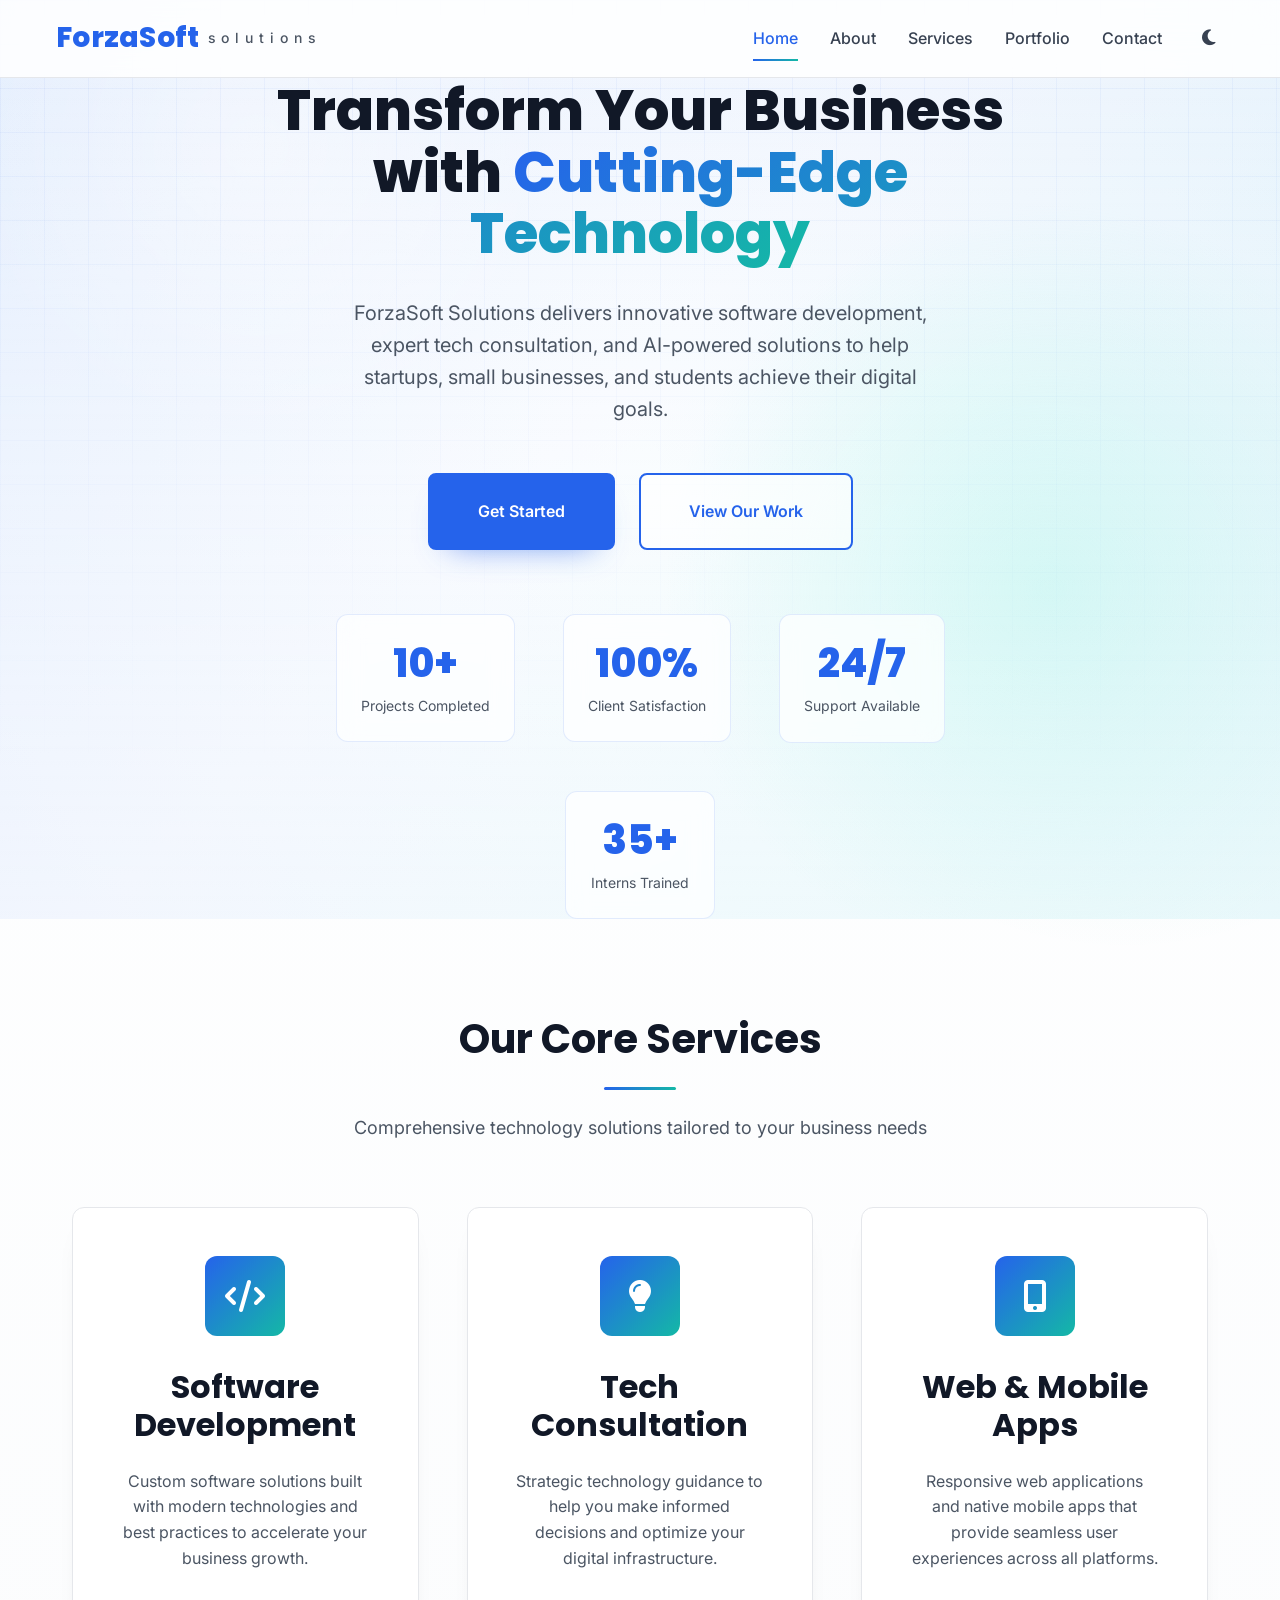
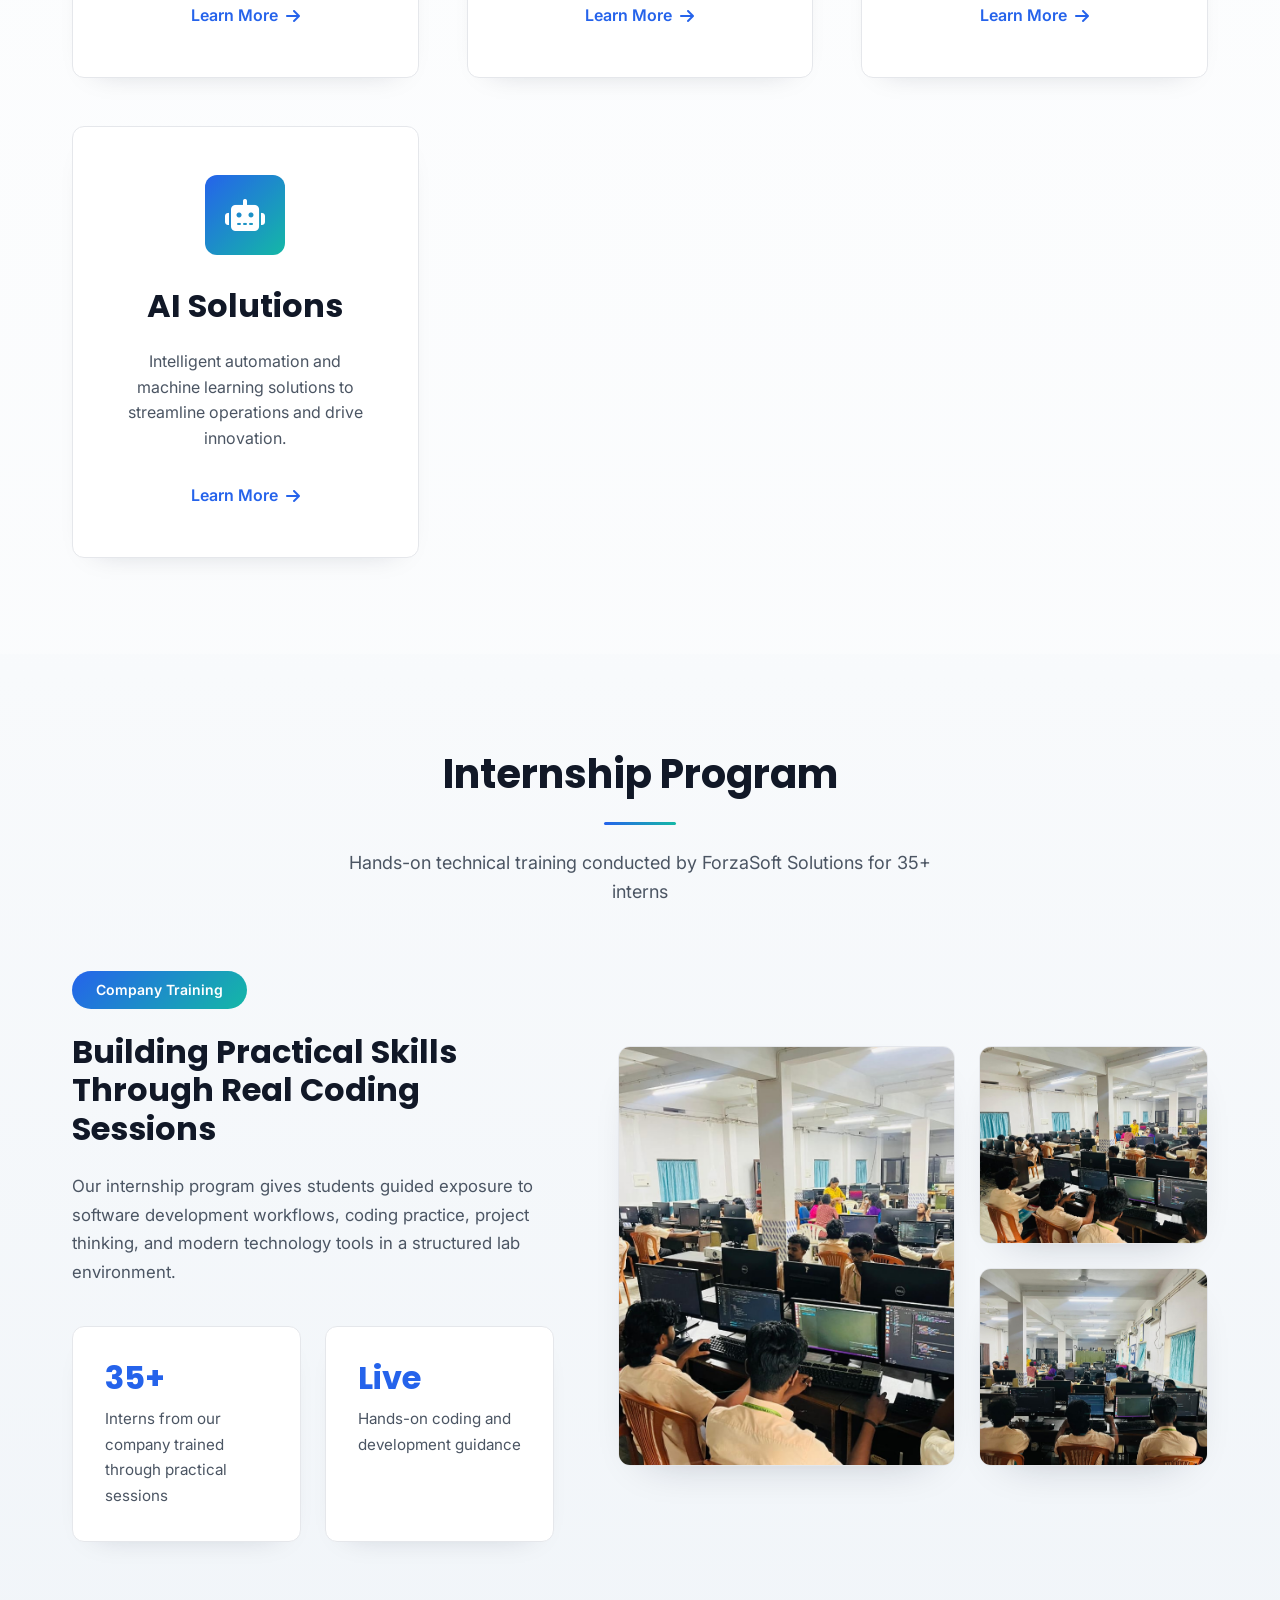
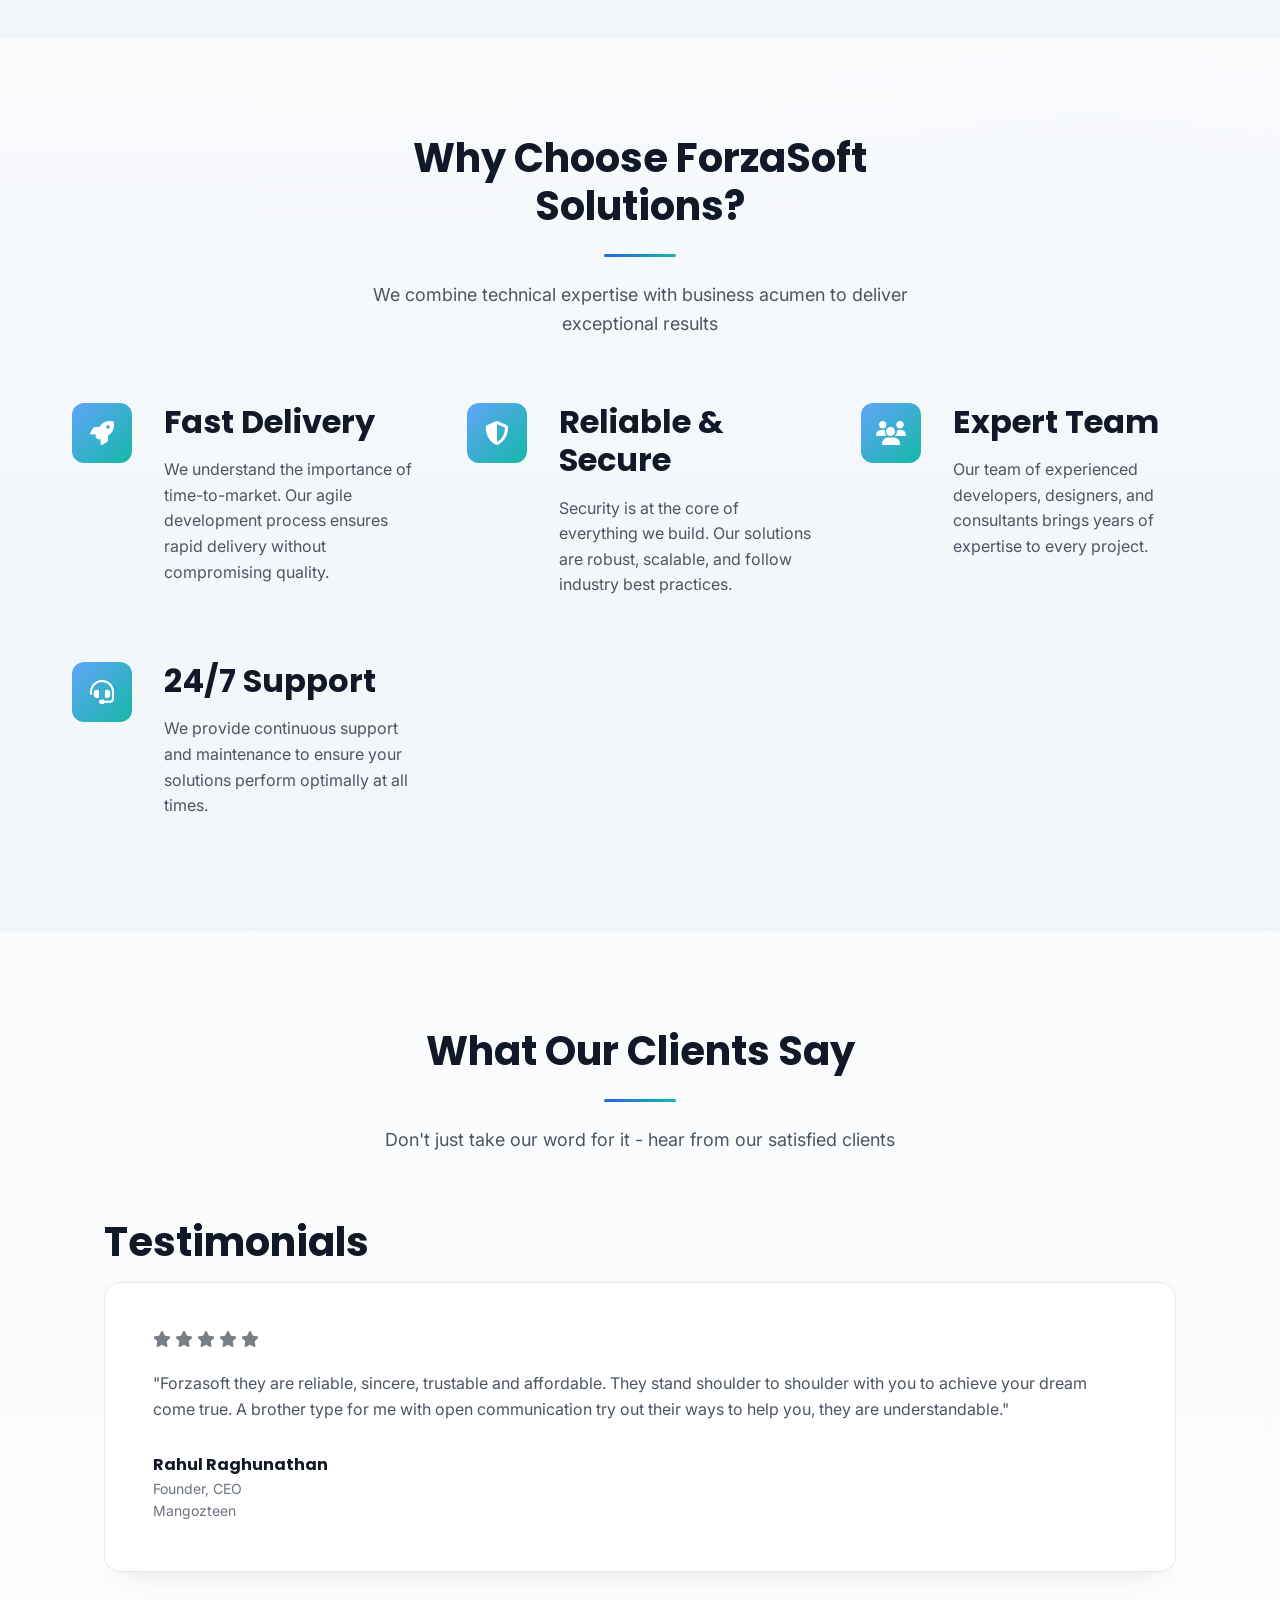
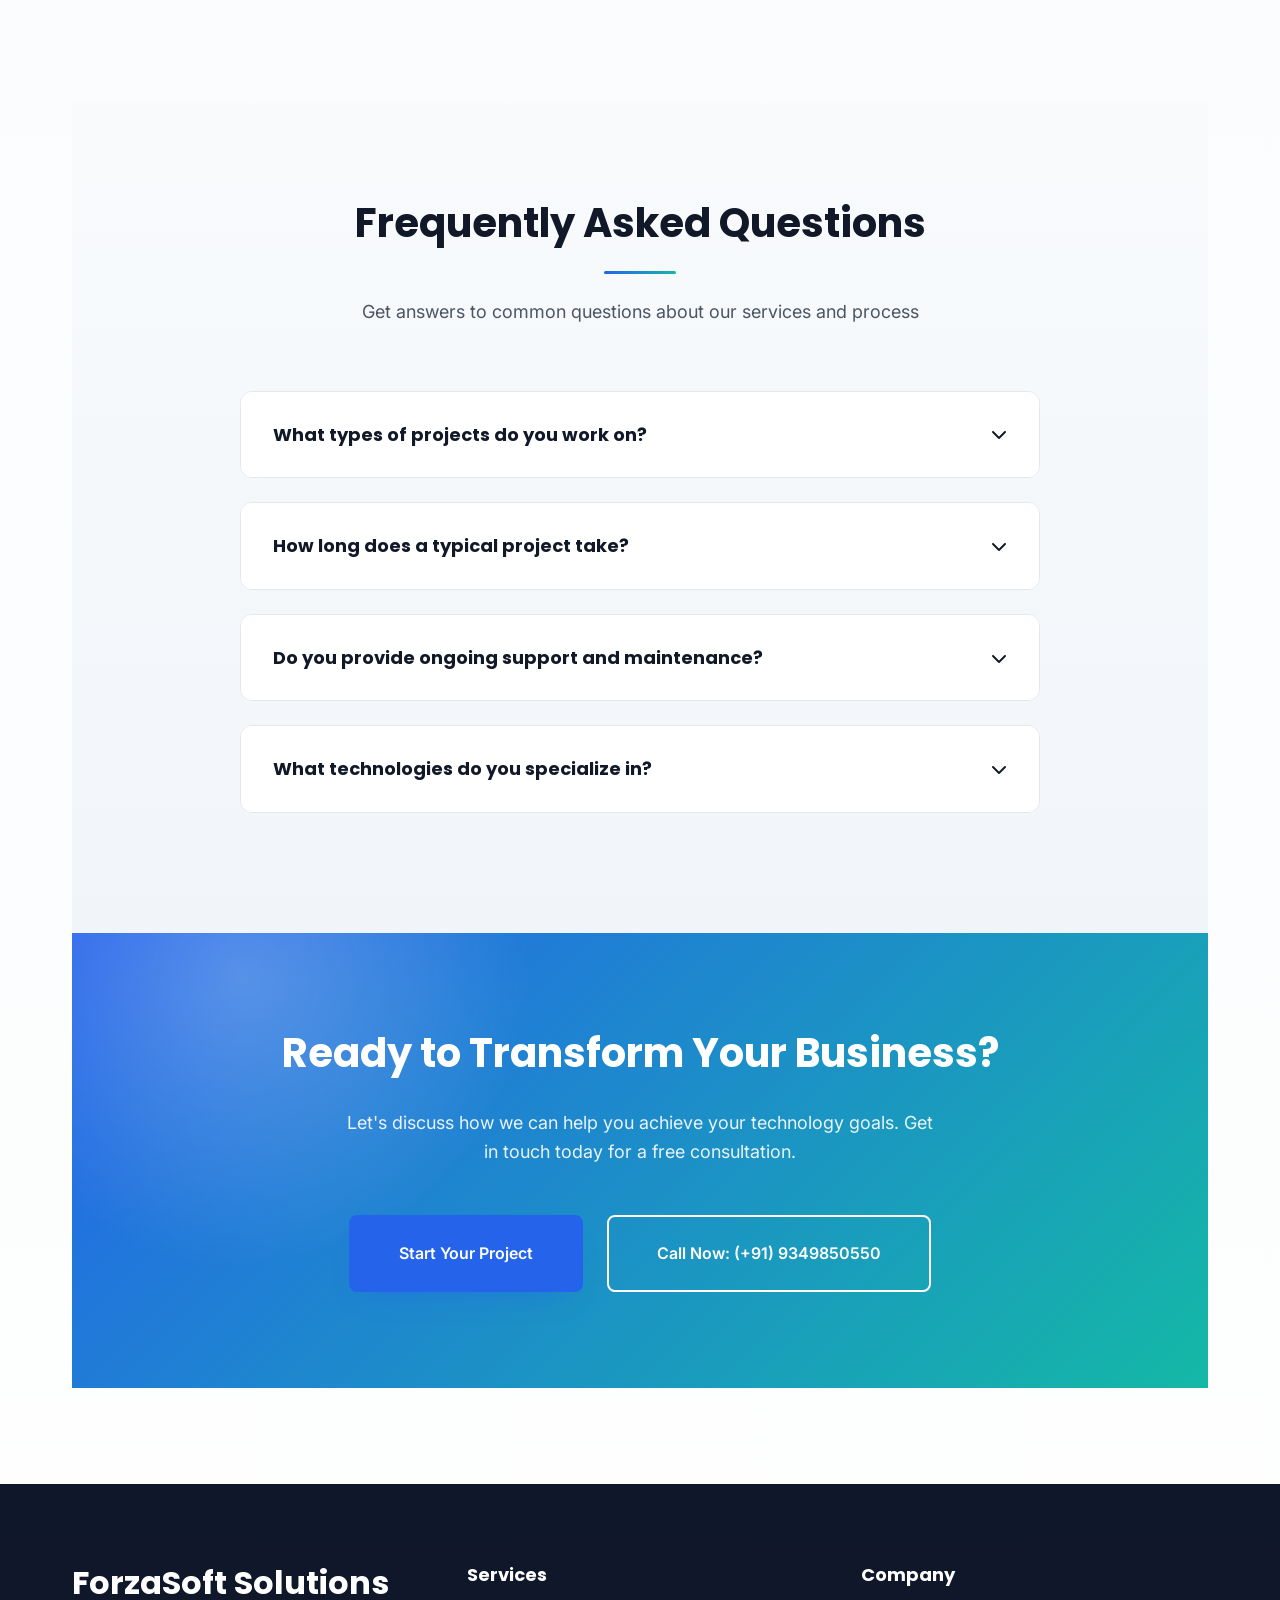
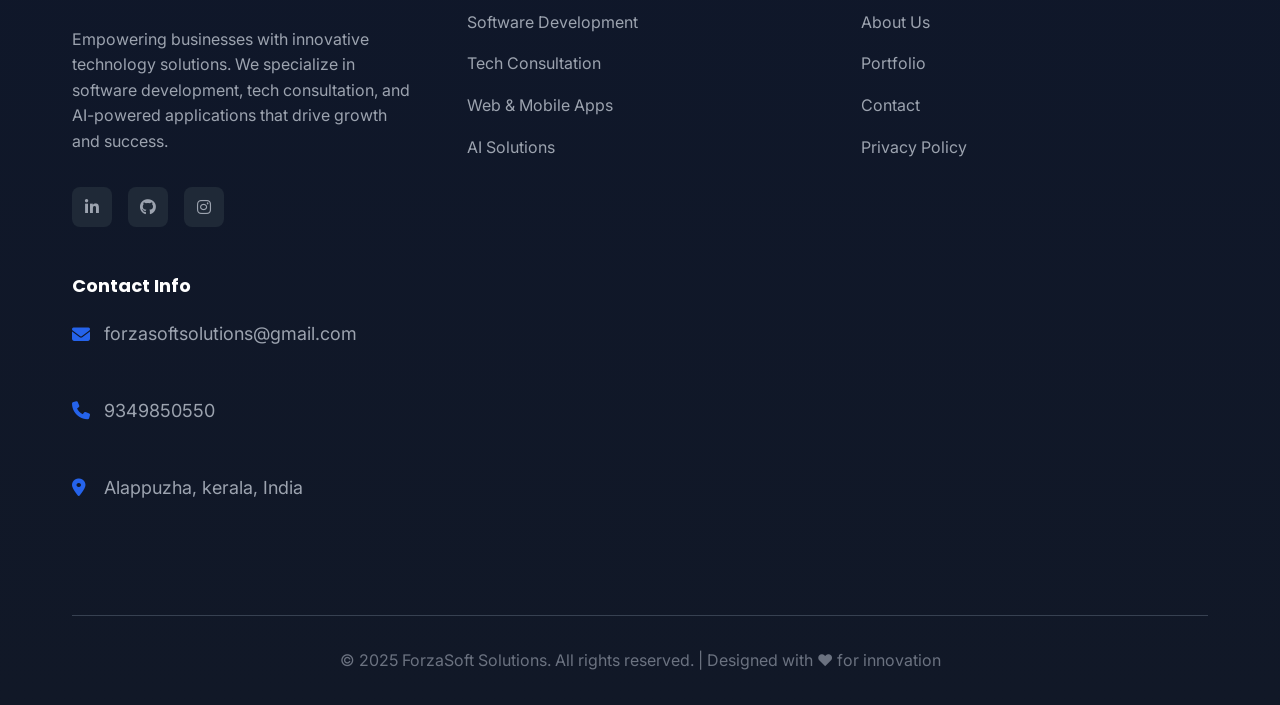
<file: index.html>
<!DOCTYPE html>
<html lang="en">
<head>
    <meta charset="UTF-8">
    <meta name="viewport" content="width=device-width, initial-scale=1.0">
    <title>ForzaSoft Solutions - Professional Software Development & Tech Consultation</title>
    <meta name="description" content="ForzaSoft Solutions provides professional software development, tech consultation, custom web & mobile apps, and AI solutions for startups, small businesses, and students.">
    <meta name="keywords" content="software development, tech consultation, web apps, mobile apps, AI solutions, ForzaSoft Solutions">
    <meta name="author" content="ForzaSoft Solutions">
    
    <!-- Open Graph Meta Tags -->
    <meta property="og:title" content="ForzaSoft Solutions - Professional Software Development">
    <meta property="og:description" content="Transform your business with our cutting-edge software development and tech consultation services.">
    <meta property="og:type" content="website">
    <meta property="og:url" content="https://forzasoft-solutions.com">
    <meta property="og:image" content="https://forzasoft-solutions.com/images/og-image.jpg">
    
    <!-- Twitter Card Meta Tags -->
    <meta name="twitter:card" content="summary_large_image">
    <meta name="twitter:title" content="ForzaSoft Solutions - Professional Software Development">
    <meta name="twitter:description" content="Transform your business with our cutting-edge software development and tech consultation services.">
    <meta name="twitter:image" content="https://forzasoft-solutions.com/images/og-image.jpg">
    
    <!-- Favicon -->
    <link rel="icon" type="image/x-icon" href="/favicon.ico">
    
    <!-- Google Fonts -->
    <link href="https://fonts.googleapis.com/css2?family=Inter:wght@300;400;500;600;700&family=Poppins:wght@300;400;500;600;700;800&display=swap" rel="stylesheet">
    
    <!-- Font Awesome -->
    <link rel="stylesheet" href="https://cdnjs.cloudflare.com/ajax/libs/font-awesome/6.4.0/css/all.min.css">
    
    <!-- AOS Animation Library -->
    <link href="https://unpkg.com/aos@2.3.1/dist/aos.css" rel="stylesheet">
    
    <!-- Custom CSS -->
    <link rel="stylesheet" href="style.css">
    
    <!-- Structured Data -->
    <script type="application/ld+json">
    {
        "@context": "https://schema.org",
        "@type": "Organization",
        "name": "ForzaSoft Solutions",
        "description": "Professional software development and tech consultation services",
        "url": "https://forzasoft-solutions.com",
        "logo": "https://forzasoft-solutions.com/images/logo.png",
        "contactPoint": {
            "@type": "ContactPoint",
            "telephone": "+1-555-0123",
            "contactType": "customer service",
            "email": "info@forzasoft-solutions.com"
        },
        "address": {
            "@type": "PostalAddress",
            "streetAddress": "123 Tech Street",
            "addressLocality": "San Francisco",
            "addressRegion": "CA",
            "postalCode": "94105",
            "addressCountry": "US"
        },
        "sameAs": [
            "https://linkedin.com/company/forzasoft-solutions",
            "https://github.com/forzasoft-solutions",
            "https://instagram.com/forzasoft_solutions"
        ]
    }
    </script>
</head>
<body>
    <!-- Loading Screen -->
    <div id="loading-screen">
        <div class="loader">
            <div class="logo-animation">
                <h1>ForzaSoft</h1>
                <div class="loading-bar"></div>
            </div>
        </div>
    </div>

    <!-- Navigation -->
    <nav class="navbar" id="navbar">
        <div class="nav-container">
            <div class="nav-brand">
                <a href="index.html">
                    <span class="logo">ForzaSoft</span>
                    <span class="logo-subtitle">Solutions</span>
                </a>
            </div>
            <div class="nav-menu" id="nav-menu">
                <a href="index.html" class="nav-link active">Home</a>
                <a href="about.html" class="nav-link">About</a>
                <a href="services.html" class="nav-link">Services</a>
                <a href="portfolio.html" class="nav-link">Portfolio</a>
                <a href="contact.html" class="nav-link">Contact</a>
                <button class="theme-toggle" id="theme-toggle" aria-label="Toggle theme">
                    <i class="fas fa-moon"></i>
                </button>
            </div>
            <div class="nav-toggle" id="nav-toggle">
                <span></span>
                <span></span>
                <span></span>
            </div>
        </div>
    </nav>

    <!-- Main Content -->
    <main>
        <!-- Hero Section -->
        <section class="hero" id="home">
            <div class="hero-background">
                <div class="hero-overlay"></div>
            </div>
            <div class="container">
                <div class="hero-content" data-aos="fade-up">
                    <h1 class="hero-title">
                        Transform Your Business with 
                        <span class="text-gradient">Cutting-Edge Technology</span>
                    </h1>
                    <p class="hero-description">
                        ForzaSoft Solutions delivers innovative software development, expert tech consultation, 
                        and AI-powered solutions to help startups, small businesses, and students achieve their digital goals.
                    </p>
                    <div class="hero-buttons">
                        <a href="contact.html" class="btn btn-primary">Get Started</a>
                        <a href="portfolio.html" class="btn btn-outline">View Our Work</a>
                    </div>
                    <div class="hero-stats" data-aos="fade-up" data-aos-delay="200">
                        <div class="stat">
                            <h3>10+</h3>
                            <p>Projects Completed</p>
                        </div>
                        <div class="stat">
                            <h3>100%</h3>
                            <p>Client Satisfaction</p>
                        </div>
                        <div class="stat">
                            <h3>24/7</h3>
                            <p>Support Available</p>
                        </div>
                        <div class="stat">
                            <h3>35+</h3>
                            <p>Interns Trained</p>
                        </div>
                    </div>
                </div>
            </div>
        </section>

        <!-- Services Preview -->
        <section class="services-preview section-padding">
            <div class="container">
                <div class="section-header" data-aos="fade-up">
                    <h2>Our Core Services</h2>
                    <p>Comprehensive technology solutions tailored to your business needs</p>
                </div>
                <div class="services-grid">
                    <div class="service-card" data-aos="fade-up" data-aos-delay="100">
                        <div class="service-icon">
                            <i class="fas fa-code"></i>
                        </div>
                        <h3>Software Development</h3>
                        <p>Custom software solutions built with modern technologies and best practices to accelerate your business growth.</p>
                        <a href="services.html#software-development" class="service-link">Learn More <i class="fas fa-arrow-right"></i></a>
                    </div>
                    <div class="service-card" data-aos="fade-up" data-aos-delay="200">
                        <div class="service-icon">
                            <i class="fas fa-lightbulb"></i>
                        </div>
                        <h3>Tech Consultation</h3>
                        <p>Strategic technology guidance to help you make informed decisions and optimize your digital infrastructure.</p>
                        <a href="services.html#tech-consultation" class="service-link">Learn More <i class="fas fa-arrow-right"></i></a>
                    </div>
                    <div class="service-card" data-aos="fade-up" data-aos-delay="300">
                        <div class="service-icon">
                            <i class="fas fa-mobile-alt"></i>
                        </div>
                        <h3>Web & Mobile Apps</h3>
                        <p>Responsive web applications and native mobile apps that provide seamless user experiences across all platforms.</p>
                        <a href="services.html#web-mobile-apps" class="service-link">Learn More <i class="fas fa-arrow-right"></i></a>
                    </div>
                    <div class="service-card" data-aos="fade-up" data-aos-delay="400">
                        <div class="service-icon">
                            <i class="fas fa-robot"></i>
                        </div>
                        <h3>AI Solutions</h3>
                        <p>Intelligent automation and machine learning solutions to streamline operations and drive innovation.</p>
                        <a href="services.html#ai-solutions" class="service-link">Learn More <i class="fas fa-arrow-right"></i></a>
                    </div>
                </div>
            </div>
        </section>

        <!-- Internship Program -->
        <section class="internship-highlight section-padding bg-light">
            <div class="container">
                <div class="section-header" data-aos="fade-up">
                    <h2>Internship Program</h2>
                    <p>Hands-on technical training conducted by ForzaSoft Solutions for 35+ interns</p>
                </div>
                <div class="internship-showcase">
                    <div class="internship-content" data-aos="fade-right">
                        <div class="project-badge">Company Training</div>
                        <h3>Building Practical Skills Through Real Coding Sessions</h3>
                        <p>Our internship program gives students guided exposure to software development workflows, coding practice, project thinking, and modern technology tools in a structured lab environment.</p>
                        <div class="internship-metrics">
                            <div class="internship-metric">
                                <h4>35+</h4>
                                <p>Interns from our company trained through practical sessions</p>
                            </div>
                            <div class="internship-metric">
                                <h4>Live</h4>
                                <p>Hands-on coding and development guidance</p>
                            </div>
                        </div>
                    </div>
                    <div class="internship-gallery" data-aos="fade-left">
                        <img class="internship-photo internship-photo-main" src="assets/images/internship-lab-1.jpeg" alt="ForzaSoft Solutions internship coding lab with interns working on computers">
                        <img class="internship-photo" src="assets/images/internship-lab-2.jpeg" alt="Interns attending a hands-on software development session by ForzaSoft Solutions">
                        <img class="internship-photo" src="assets/images/internship-lab-3.jpeg" alt="ForzaSoft Solutions interns practicing coding in a computer lab">
                    </div>
                </div>
            </div>
        </section>

        <!-- Why Choose Us -->
        <section class="why-choose-us section-padding bg-light">
            <div class="container">
                <div class="section-header" data-aos="fade-up">
                    <h2>Why Choose ForzaSoft Solutions?</h2>
                    <p>We combine technical expertise with business acumen to deliver exceptional results</p>
                </div>
                <div class="features-grid">
                    <div class="feature-item" data-aos="fade-right" data-aos-delay="100">
                        <div class="feature-icon">
                            <i class="fas fa-rocket"></i>
                        </div>
                        <div class="feature-content">
                            <h3>Fast Delivery</h3>
                            <p>We understand the importance of time-to-market. Our agile development process ensures rapid delivery without compromising quality.</p>
                        </div>
                    </div>
                    <div class="feature-item" data-aos="fade-left" data-aos-delay="200">
                        <div class="feature-icon">
                            <i class="fas fa-shield-alt"></i>
                        </div>
                        <div class="feature-content">
                            <h3>Reliable & Secure</h3>
                            <p>Security is at the core of everything we build. Our solutions are robust, scalable, and follow industry best practices.</p>
                        </div>
                    </div>
                    <div class="feature-item" data-aos="fade-right" data-aos-delay="300">
                        <div class="feature-icon">
                            <i class="fas fa-users"></i>
                        </div>
                        <div class="feature-content">
                            <h3>Expert Team</h3>
                            <p>Our team of experienced developers, designers, and consultants brings years of expertise to every project.</p>
                        </div>
                    </div>
                    <div class="feature-item" data-aos="fade-left" data-aos-delay="400">
                        <div class="feature-icon">
                            <i class="fas fa-headset"></i>
                        </div>
                        <div class="feature-content">
                            <h3>24/7 Support</h3>
                            <p>We provide continuous support and maintenance to ensure your solutions perform optimally at all times.</p>
                        </div>
                    </div>
                </div>
            </div>
        </section>

        <!-- Testimonials -->
        <section class="testimonials section-padding">
            <div class="container">
                <div class="section-header" data-aos="fade-up">
                    <h2>What Our Clients Say</h2>
                    <p>Don't just take our word for it - hear from our satisfied clients</p>
                </div>
                <!-- Swiper CSS -->
<link rel="stylesheet" href="https://unpkg.com/swiper@8/swiper-bundle.min.css" />

<section id="testimonials" class="section">
    <div class="container" data-aos="fade-up">
        <h2>Testimonials</h2>

        <!-- Swiper Container -->
        <div class="swiper mySwiper">
            <div class="swiper-wrapper">

                <!-- Single Real Testimonial Slide -->
                <div class="swiper-slide">
                    <div class="testimonial-card">
                        <div class="testimonial-content">
                            <div class="stars">
                                <i class="fas fa-star"></i>
                                <i class="fas fa-star"></i>
                                <i class="fas fa-star"></i>
                                <i class="fas fa-star"></i>
                                <i class="fas fa-star"></i>
                            </div>

                            <p>
                                "Forzasoft they are reliable, sincere, trustable and affordable. 
                                They stand shoulder to shoulder with you to achieve your dream come true. 
                                A brother type for me with open communication try out their ways to help you, 
                                they are understandable."
                            </p>
                        </div>

                        <div class="testimonial-author">
                            <div class="author-info">
                                <h4>Rahul Raghunathan</h4>
                                <p>Founder, CEO</p>
                                <p>Mangozteen</p>
                            </div>
                        </div>
                    </div>
                </div>
                <!-- Testimonial 2 -->
    <div class="swiper-slide">
        <div class="testimonial-card">
            <div class="testimonial-content">
                <div class="stars">
                    <i class="fas fa-star"></i>
                    <i class="fas fa-star"></i>
                    <i class="fas fa-star"></i>
                    <i class="fas fa-star"></i>
                    <i class="fas fa-star"></i>
                </div>

                <p>
                    "The 3-week internship was a highly valuable and enjoyable learning experience for us. Rather than feeling like a traditional classroom program, it felt more like a collaborative learning environment where we were encouraged to explore, learn, and grow together.

Our mentors served as guides throughout the internship, providing direction, support, and constructive feedback whenever needed. They helped us build a strong foundation in Python programming and web development by explaining concepts clearly and encouraging us to apply them through practical learning. Whenever we faced challenges or had questions, they patiently guided us toward understanding the solutions rather than simply providing the answers.

This approach helped us develop confidence in our problem-solving abilities and strengthened our technical skills. Most importantly, the internship helped each of us recognize our own unique strengths and potential, making it a truly rewarding experience.
"
                </p>
            </div>

            <div class="testimonial-author">
                <div class="author-info">
                    <h4>Aleena Pramod</h4>
                    <p>Web development Intern</p>
                </div>
            </div>
        </div>

            </div>
            <!-- Single Real Testimonial Slide -->
                <div class="swiper-slide">
                    <div class="testimonial-card">
                        <div class="testimonial-content">
                            <div class="stars">
                                <i class="fas fa-star"></i>
                                <i class="fas fa-star"></i>
                                <i class="fas fa-star"></i>
                                <i class="fas fa-star"></i>
                                <i class="fas fa-star"></i>
                            </div>

                            <p>
                                "I really enjoyed the internship and found it to be a valuable learning experience. The mentors created a supportive environment where we could ask questions, explore new concepts, and learn at our own pace.

Their guidance in Python programming and web development helped me build practical skills and improve my problem-solving abilities. Overall, the internship boosted my confidence and gave me a clearer understanding of my strengths and interests in technology.
"
                            </p>
                        </div>

                        <div class="testimonial-author">
                            <div class="author-info">
                                <h4>Anandhakrishnan</h4>
                                <p>Web development Intern</p>
                            </div>
                        </div>
                    </div>
                </div>

            <!-- Optional arrows -->
            <div class="swiper-button-next"></div>
            <div class="swiper-button-prev"></div>

            <!-- Optional pagination dots -->
            <div class="swiper-pagination"></div>
        </div>
    </div>
</section>

<!-- Swiper JS -->
<script src="https://unpkg.com/swiper@8/swiper-bundle.min.js"></script>

<script>
    var swiper = new Swiper(".mySwiper", {
        loop: true,
        slidesPerView: 1,
        spaceBetween: 20,
        autoplay: {
            delay: 4000,
            disableOnInteraction: false,
        },
        pagination: {
            el: ".swiper-pagination",
            clickable: true,
        },
        navigation: {
            nextEl: ".swiper-button-next",
            prevEl: ".swiper-button-prev",
        }
    });
</script>

        <!-- FAQ Section -->
        <section class="faq section-padding bg-light">
            <div class="container">
                <div class="section-header" data-aos="fade-up">
                    <h2>Frequently Asked Questions</h2>
                    <p>Get answers to common questions about our services and process</p>
                </div>
                <div class="faq-container">
                    <div class="faq-item" data-aos="fade-up" data-aos-delay="100">
                        <div class="faq-question">
                            <h3>What types of projects do you work on?</h3>
                            <i class="fas fa-chevron-down"></i>
                        </div>
                        <div class="faq-answer">
                            <p>We work on a wide range of projects including web applications, mobile apps, e-commerce platforms, AI solutions, and custom software development. Our expertise spans from simple business websites to complex enterprise applications.</p>
                        </div>
                    </div>
                    <div class="faq-item" data-aos="fade-up" data-aos-delay="200">
                        <div class="faq-question">
                            <h3>How long does a typical project take?</h3>
                            <i class="fas fa-chevron-down"></i>
                        </div>
                        <div class="faq-answer">
                            <p>Project timelines vary depending on complexity and requirements. Simple websites typically take 2-4 weeks, while complex applications can take 3-6 months. We provide detailed timelines during our initial consultation.</p>
                        </div>
                    </div>
                    <div class="faq-item" data-aos="fade-up" data-aos-delay="300">
                        <div class="faq-question">
                            <h3>Do you provide ongoing support and maintenance?</h3>
                            <i class="fas fa-chevron-down"></i>
                        </div>
                        <div class="faq-answer">
                            <p>Yes, we offer comprehensive support and maintenance packages. This includes bug fixes, security updates, performance optimization, and feature enhancements to keep your software running smoothly.</p>
                        </div>
                    </div>
                    <div class="faq-item" data-aos="fade-up" data-aos-delay="400">
                        <div class="faq-question">
                            <h3>What technologies do you specialize in?</h3>
                            <i class="fas fa-chevron-down"></i>
                        </div>
                        <div class="faq-answer">
                            <p>We specialize in modern technologies including React, Node.js, Python, JavaScript, TypeScript, cloud platforms (AWS, Azure), AI/ML frameworks, and mobile development (React Native, Flutter).</p>
                        </div>
                    </div>
                </div>
            </div>
        </section>

        <!-- CTA Section -->
        <section class="cta section-padding">
            <div class="container">
                <div class="cta-content" data-aos="fade-up">
                    <h2>Ready to Transform Your Business?</h2>
                    <p>Let's discuss how we can help you achieve your technology goals. Get in touch today for a free consultation.</p>
                    <div class="cta-buttons">
                        <a href="contact.html" class="btn btn-primary">Start Your Project</a>
                        <a href="tel:+91 9349850550" class="btn btn-outline">Call Now: (+91) 9349850550</a>
                    </div>
                </div>
            </div>
        </section>
    </main>

    <!-- Footer -->
    <footer class="footer">
        <div class="container">
            <div class="footer-content">
                <div class="footer-section">
                    <div class="footer-brand">
                        <h3>ForzaSoft Solutions</h3>
                        <p>Empowering businesses with innovative technology solutions. We specialize in software development, tech consultation, and AI-powered applications that drive growth and success.</p>
                    </div>
                    <div class="social-links">
                        <a href="https://linkedin.com/company/forzasoft-solutions" aria-label="LinkedIn">
                            <i class="fab fa-linkedin-in"></i>
                        </a>
                        <a href="https://github.com/forzasoft-solutions" aria-label="GitHub">
                            <i class="fab fa-github"></i>
                        </a>
                        <a href="https://instagram.com/forzasoftsolutions" aria-label="Instagram">
                            <i class="fab fa-instagram"></i>
                        </a>
                    </div>
                </div>
                <div class="footer-section">
                    <h4>Services</h4>
                    <ul>
                        <li><a href="services.html#software-development">Software Development</a></li>
                        <li><a href="services.html#tech-consultation">Tech Consultation</a></li>
                        <li><a href="services.html#web-mobile-apps">Web & Mobile Apps</a></li>
                        <li><a href="services.html#ai-solutions">AI Solutions</a></li>
                    </ul>
                </div>
                <div class="footer-section">
                    <h4>Company</h4>
                    <ul>
                        <li><a href="about.html">About Us</a></li>
                        <li><a href="portfolio.html">Portfolio</a></li>
                        <li><a href="contact.html">Contact</a></li>
                        <li><a href="#" onclick="openPrivacyPolicy()">Privacy Policy</a></li>
                    </ul>
                </div>
                <div class="footer-section">
                    <h4>Contact Info</h4>
                    <div class="contact-info">
                        <p><i class="fas fa-envelope"></i> forzasoftsolutions@gmail.com</p>
                        <p><i class="fas fa-phone"></i> 9349850550</p>
                        <p><i class="fas fa-map-marker-alt"></i> Alappuzha, kerala, India</p>
                    </div>
                </div>
            </div>
            <div class="footer-bottom">
                <p>&copy; 2025 ForzaSoft Solutions. All rights reserved. | Designed with ❤️ for innovation</p>
            </div>
        </div>
    </footer>

    <!-- Back to Top Button -->
    <button class="back-to-top" id="back-to-top" aria-label="Back to top">
        <i class="fas fa-chevron-up"></i>
    </button>

    <!-- Scripts -->
    <script src="https://unpkg.com/aos@2.3.1/dist/aos.js"></script>
    <script src="scripts.js"></script>
    
    <!-- FAQ Schema -->
    <script type="application/ld+json">
    {
        "@context": "https://schema.org",
        "@type": "FAQPage",
        "mainEntity": [
            {
                "@type": "Question",
                "name": "What types of projects do you work on?",
                "acceptedAnswer": {
                    "@type": "Answer",
                    "text": "We work on a wide range of projects including web applications, mobile apps, e-commerce platforms, AI solutions, and custom software development. Our expertise spans from simple business websites to complex enterprise applications."
                }
            },
            {
                "@type": "Question",
                "name": "How long does a typical project take?",
                "acceptedAnswer": {
                    "@type": "Answer",
                    "text": "Project timelines vary depending on complexity and requirements. Simple websites typically take 2-4 weeks, while complex applications can take 3-6 months. We provide detailed timelines during our initial consultation."
                }
            },
            {
                "@type": "Question",
                "name": "Do you provide ongoing support and maintenance?",
                "acceptedAnswer": {
                    "@type": "Answer",
                    "text": "Yes, we offer comprehensive support and maintenance packages. This includes bug fixes, security updates, performance optimization, and feature enhancements to keep your software running smoothly."
                }
            }
        ]
    }
    </script>
</body>
</html>
</file>
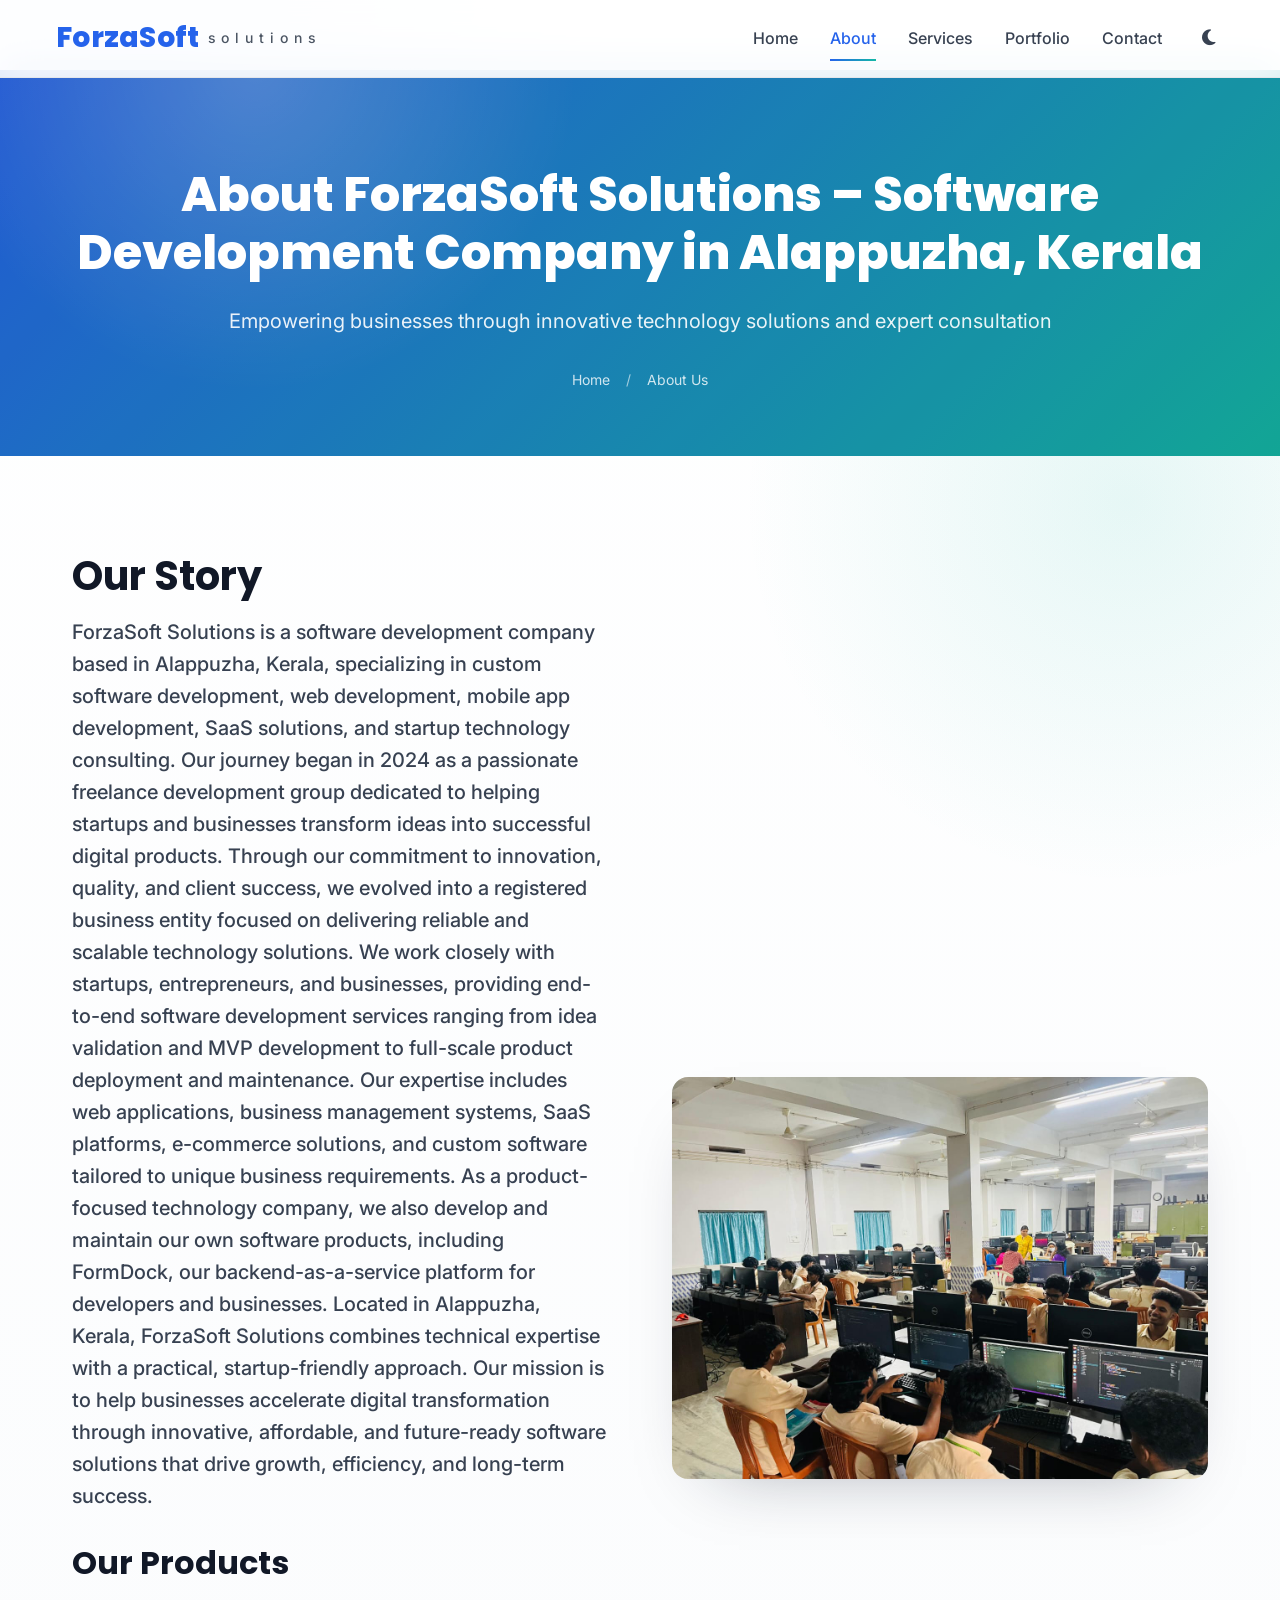
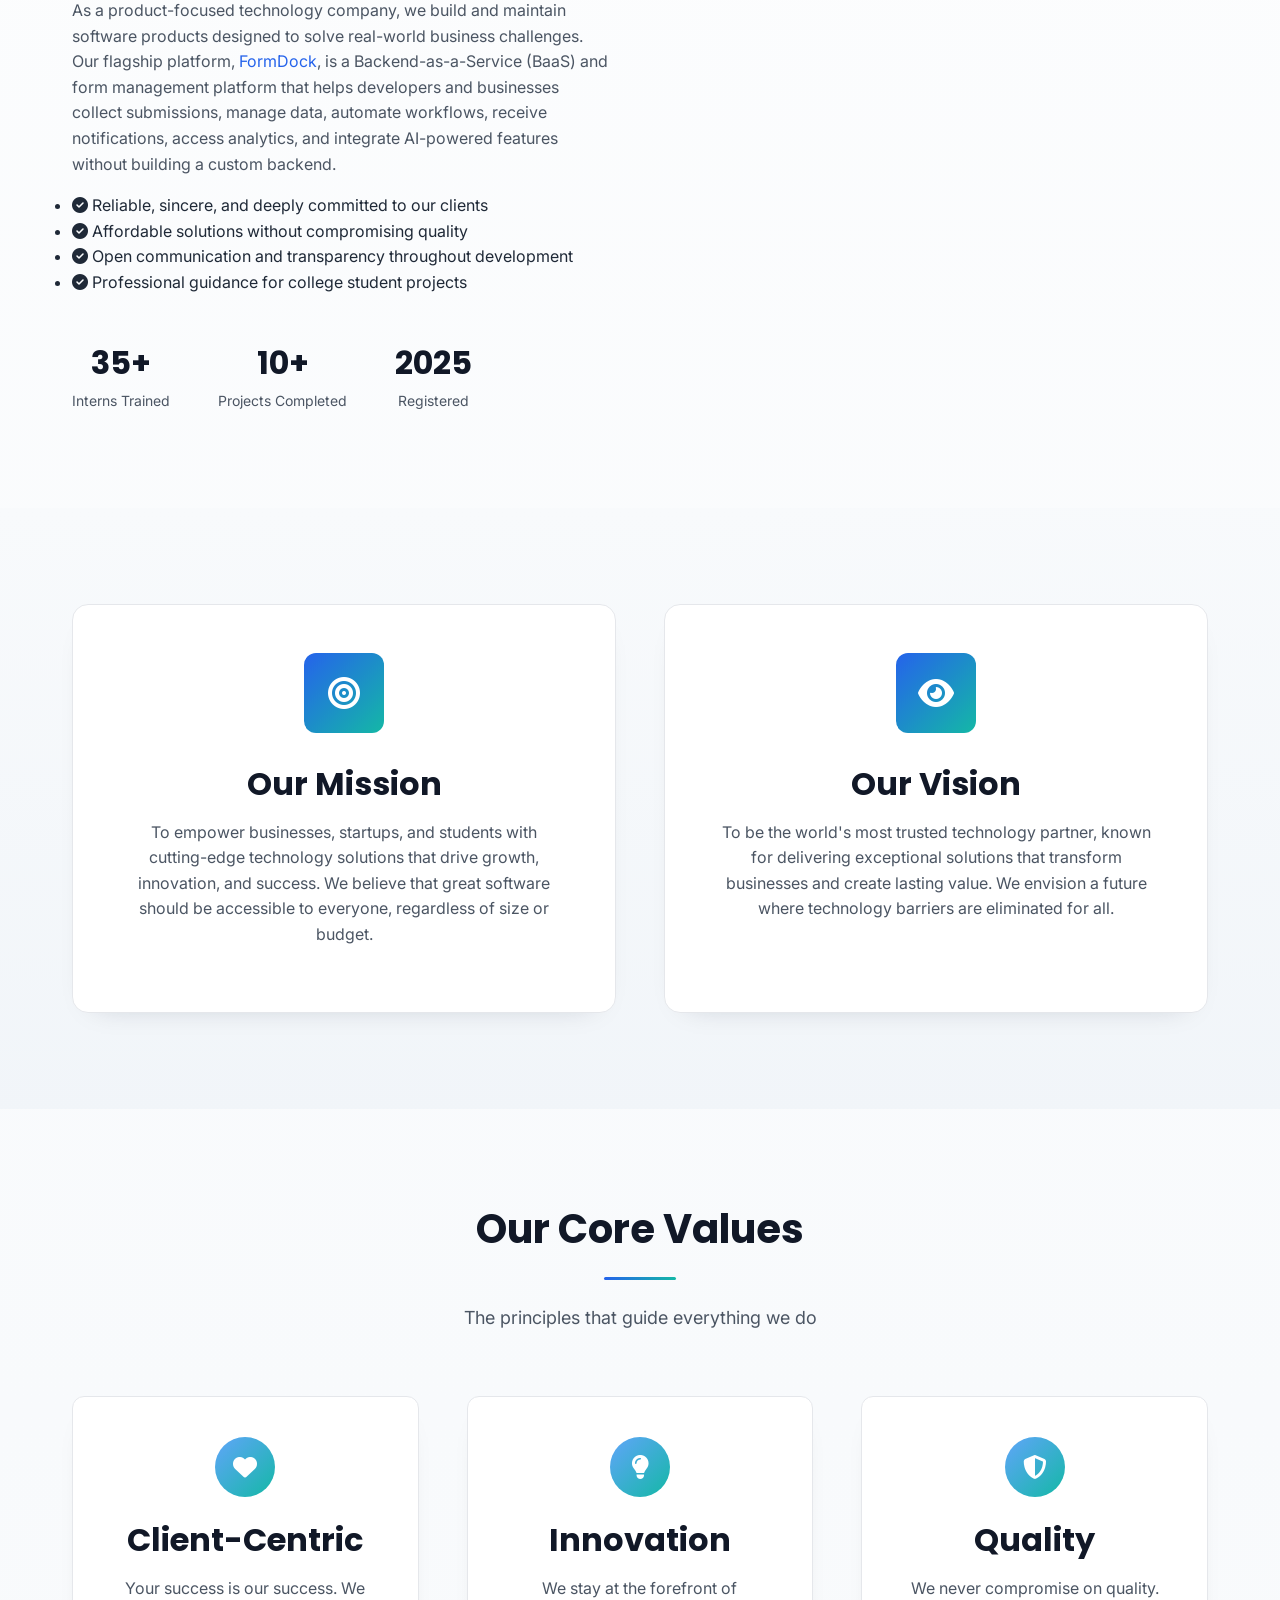
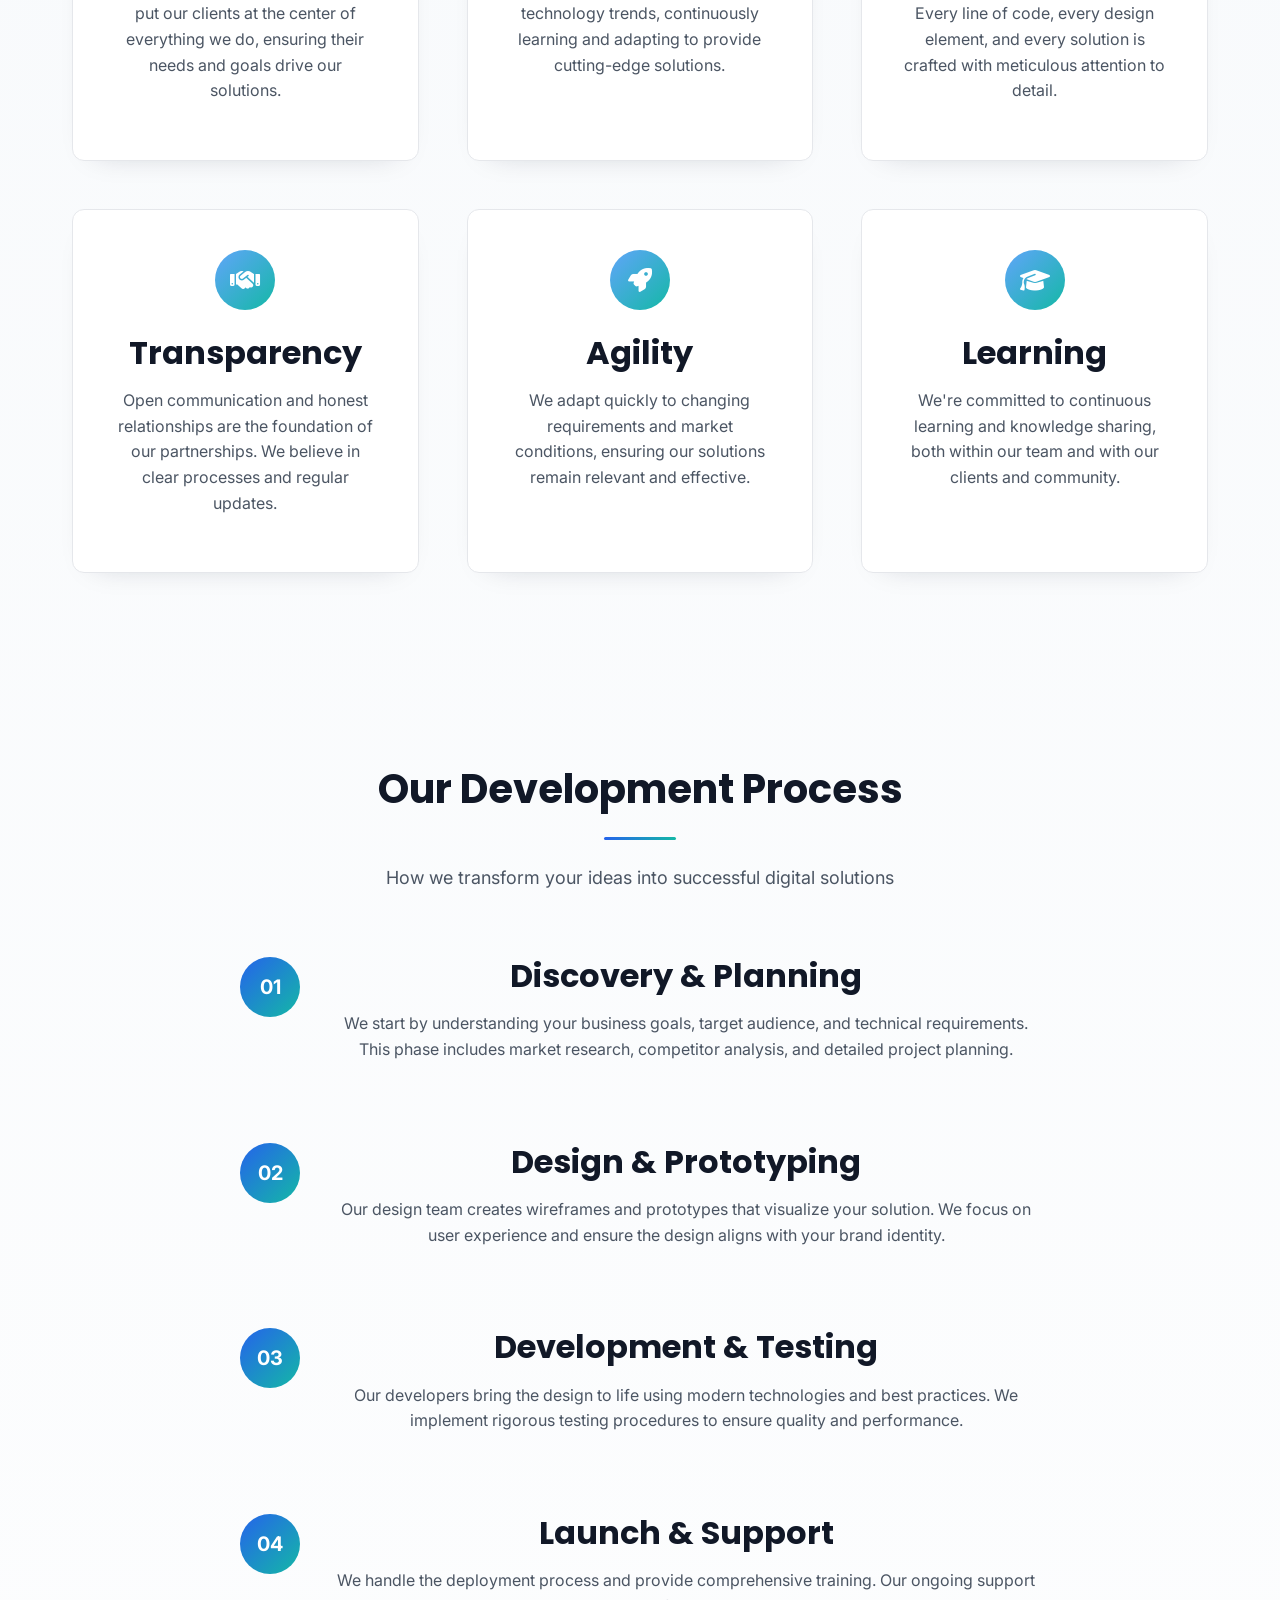
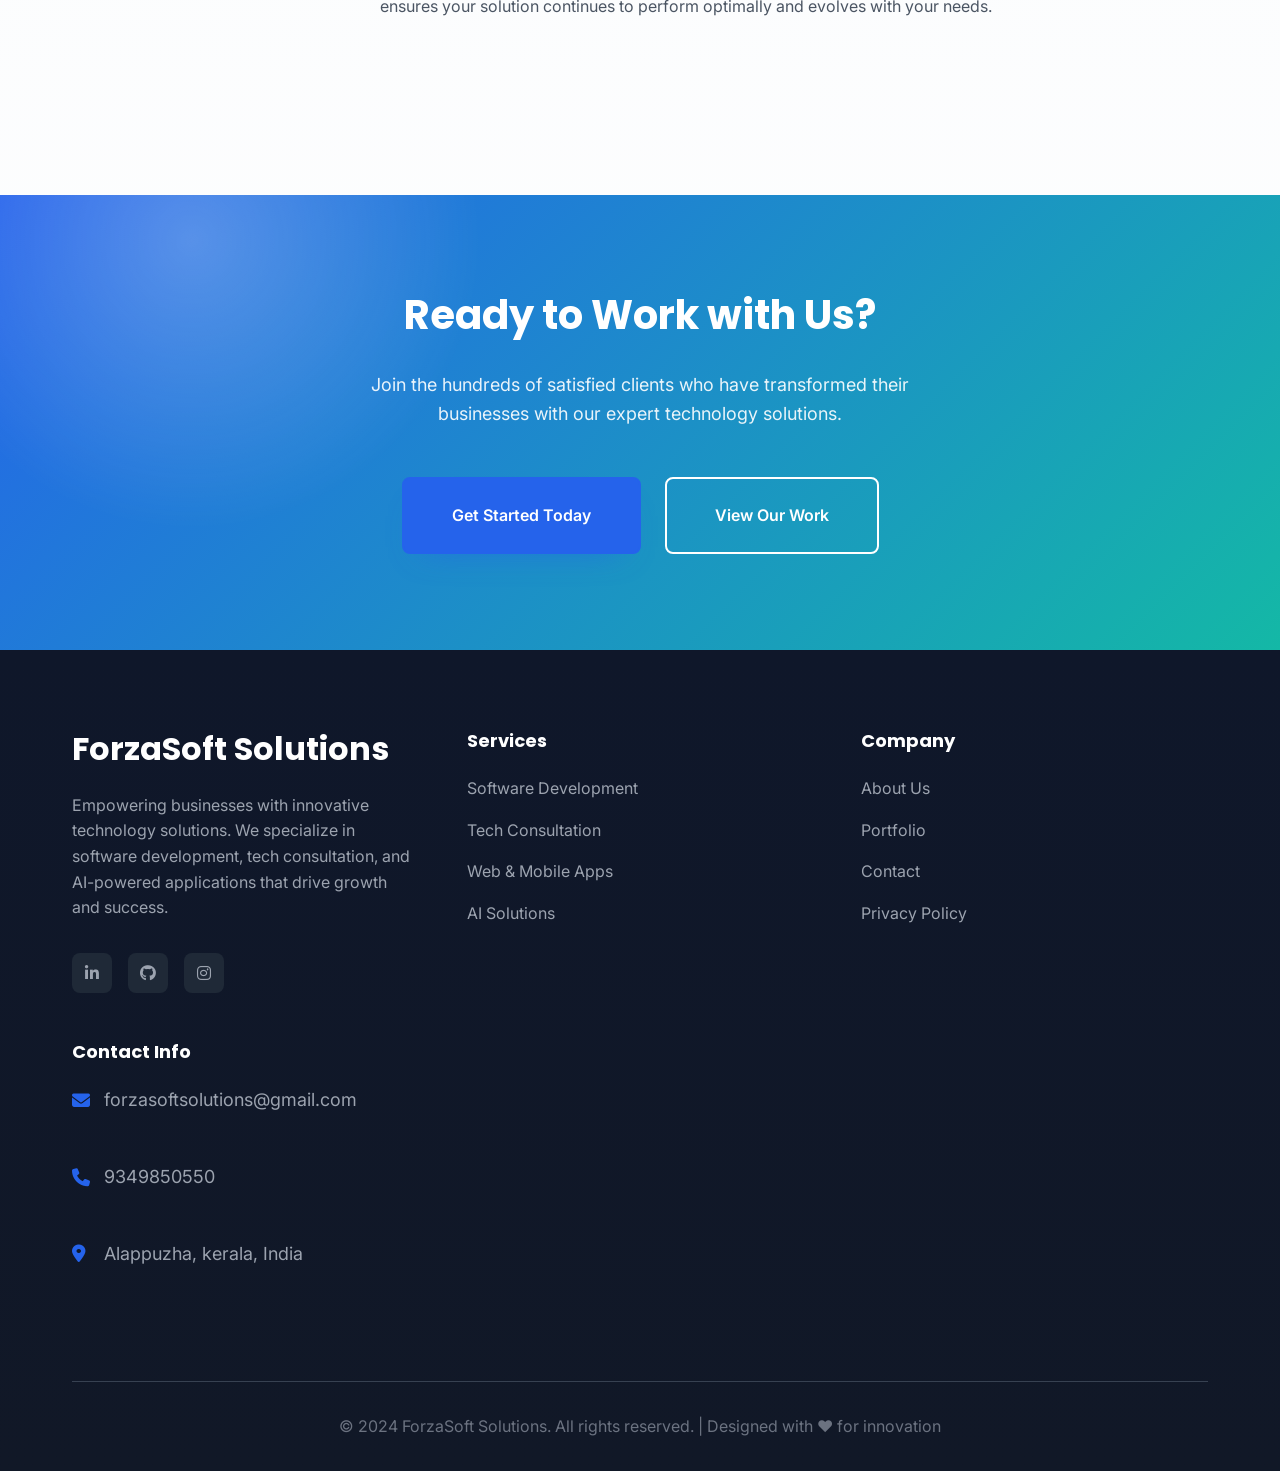
<file: about.html>
<!DOCTYPE html>
<html lang="en">
<head>
    <meta charset="UTF-8">
    <meta name="viewport" content="width=device-width, initial-scale=1.0">
    <title>About Us - ForzaSoft Solutions |Software Development Company in Alappuzha, Kerala</title>
    <meta name="description" content="Learn about ForzaSoft Solutions, a software development company in Alappuzha, Kerala. We specialize in web development, mobile app development, SaaS solutions, startup MVP development, and custom software products including FormDock.">
    <meta name="keywords" content="about ForzaSoft Solutions, software development team, tech consultation experts, company mission">
    
    <!-- Open Graph Meta Tags -->
    <meta property="og:title" content="About ForzaSoft Solutions - Our Story & Expert Team">
    <meta property="og:description" content="Discover our mission to empower businesses with cutting-edge technology solutions and meet our expert team.">
    <meta property="og:type" content="website">
    <meta property="og:url" content="https://forzasoft-solutions.com/about.html">
    
    <!-- Twitter Card Meta Tags -->
    <meta name="twitter:card" content="summary_large_image">
    <meta name="twitter:title" content="About ForzaSoft Solutions - Our Story & Expert Team">
    <meta name="twitter:description" content="Discover our mission to empower businesses with cutting-edge technology solutions and meet our expert team.">
    
    <!-- Google Fonts -->
    <link href="https://fonts.googleapis.com/css2?family=Inter:wght@300;400;500;600;700&family=Poppins:wght@300;400;500;600;700;800&display=swap" rel="stylesheet">
    
    <!-- Font Awesome -->
    <link rel="stylesheet" href="https://cdnjs.cloudflare.com/ajax/libs/font-awesome/6.4.0/css/all.min.css">
    
    <!-- AOS Animation Library -->
    <link href="https://unpkg.com/aos@2.3.1/dist/aos.css" rel="stylesheet">
    
    <!-- Custom CSS -->
    <link rel="stylesheet" href="style.css">
</head>
<body>
    <!-- Navigation -->
    <nav class="navbar" id="navbar">
        <div class="nav-container">
            <div class="nav-brand">
                <a href="index.html">
                    <span class="logo">ForzaSoft</span>
                    <span class="logo-subtitle">Solutions</span>
                </a>
            </div>
            <div class="nav-menu" id="nav-menu">
                <a href="index.html" class="nav-link">Home</a>
                <a href="about.html" class="nav-link active">About</a>
                <a href="services.html" class="nav-link">Services</a>
                <a href="portfolio.html" class="nav-link">Portfolio</a>
                <a href="contact.html" class="nav-link">Contact</a>
                <button class="theme-toggle" id="theme-toggle" aria-label="Toggle theme">
                    <i class="fas fa-moon"></i>
                </button>
            </div>
            <div class="nav-toggle" id="nav-toggle">
                <span></span>
                <span></span>
                <span></span>
            </div>
        </div>
    </nav>

    <!-- Page Header -->
    <header class="page-header">
        <div class="container">
            <div class="page-header-content" data-aos="fade-up">
                <h1>About ForzaSoft Solutions – Software Development Company in Alappuzha, Kerala</h1>
                <p>Empowering businesses through innovative technology solutions and expert consultation</p>
                <nav aria-label="breadcrumb">
                    <ol class="breadcrumb">
                        <li><a href="index.html">Home</a></li>
                        <li>About Us</li>
                    </ol>
                </nav>
            </div>
        </div>
    </header>

    <!-- Main Content -->
    <main>
        <!-- Our Story -->
        <section class="our-story section-padding">
            <div class="container">
                <div class="content-grid">
                    <div class="content-text" data-aos="fade-right">
                        <h2>Our Story</h2>
                        <p class="lead">ForzaSoft Solutions is a software development company based in Alappuzha, Kerala, specializing in custom software development, web development, mobile app development, SaaS solutions, and startup technology consulting. Our journey began in 2024 as a passionate freelance development group dedicated to helping startups and businesses transform ideas into successful digital products. Through our commitment to innovation, quality, and client success, we evolved into a registered business entity focused on delivering reliable and scalable technology solutions.

We work closely with startups, entrepreneurs, and businesses, providing end-to-end software development services ranging from idea validation and MVP development to full-scale product deployment and maintenance. Our expertise includes web applications, business management systems, SaaS platforms, e-commerce solutions, and custom software tailored to unique business requirements.

As a product-focused technology company, we also develop and maintain our own software products, including FormDock, our backend-as-a-service platform for developers and businesses.

Located in Alappuzha, Kerala, ForzaSoft Solutions combines technical expertise with a practical, startup-friendly approach. Our mission is to help businesses accelerate digital transformation through innovative, affordable, and future-ready software solutions that drive growth, efficiency, and long-term success.
</p>
<h3>Our Products</h3>

<p>
As a product-focused technology company, we build and maintain software products designed to solve real-world business challenges. Our flagship platform,
<a href="https://formdock.in" target="_blank" rel="noopener noreferrer">FormDock</a>,
is a Backend-as-a-Service (BaaS) and form management platform that helps developers and businesses collect submissions, manage data, automate workflows, receive notifications, access analytics, and integrate AI-powered features without building a custom backend.
</p>
                    <ul class="about-points">
                        <li><i class="fas fa-check-circle"></i> Reliable, sincere, and deeply committed to our clients</li>
                        <li><i class="fas fa-check-circle"></i> Affordable solutions without compromising quality</li>
                        <li><i class="fas fa-check-circle"></i> Open communication and transparency throughout development</li>
                        <li><i class="fas fa-check-circle"></i> Professional guidance for college student projects</li>
                    </ul><div class="story-stats">
                        
                            <div class="stat-item">
                                <h3>35+</h3>
                                <p>Interns Trained</p>
                            </div>
                            <div class="stat-item">
                                <h3>10+</h3>
                                <p>Projects Completed</p>
                            </div>
                            <div class="stat-item">
                                <h3>2025</h3>
                                <p>Registered</p>
                            </div>
                            
                        </div>
                    </div>
                    
                    <div class="content-image" data-aos="fade-left">
                        <img src="assets/images/internship-lab-2.jpeg" alt="ForzaSoft Solutions internship session with interns coding in a computer lab">
                    </div>
                </div>
            </div>
        </section>
        

        <!-- Mission & Vision -->
        <section class="mission-vision section-padding bg-light">
            <div class="container">
                <div class="mission-vision-grid">
                    <div class="mission-card" data-aos="fade-up" data-aos-delay="100">
                        <div class="card-icon">
                            <i class="fas fa-bullseye"></i>
                        </div>
                        <h3>Our Mission</h3>
                        <p>To empower businesses, startups, and students with cutting-edge technology solutions that drive growth, innovation, and success. We believe that great software should be accessible to everyone, regardless of size or budget.</p>
                    </div>
                    <div class="vision-card" data-aos="fade-up" data-aos-delay="200">
                        <div class="card-icon">
                            <i class="fas fa-eye"></i>
                        </div>
                        <h3>Our Vision</h3>
                        <p>To be the world's most trusted technology partner, known for delivering exceptional solutions that transform businesses and create lasting value. We envision a future where technology barriers are eliminated for all.</p>
                    </div>
                </div>
            </div>
        </section>

        <!-- Our Values -->
        <section class="our-values section-padding">
            <div class="container">
                <div class="section-header" data-aos="fade-up">
                    <h2>Our Core Values</h2>
                    <p>The principles that guide everything we do</p>
                </div>
                <div class="values-grid">
                    <div class="value-item" data-aos="fade-up" data-aos-delay="100">
                        <div class="value-icon">
                            <i class="fas fa-heart"></i>
                        </div>
                        <h3>Client-Centric</h3>
                        <p>Your success is our success. We put our clients at the center of everything we do, ensuring their needs and goals drive our solutions.</p>
                    </div>
                    <div class="value-item" data-aos="fade-up" data-aos-delay="200">
                        <div class="value-icon">
                            <i class="fas fa-lightbulb"></i>
                        </div>
                        <h3>Innovation</h3>
                        <p>We stay at the forefront of technology trends, continuously learning and adapting to provide cutting-edge solutions.</p>
                    </div>
                    <div class="value-item" data-aos="fade-up" data-aos-delay="300">
                        <div class="value-icon">
                            <i class="fas fa-shield-alt"></i>
                        </div>
                        <h3>Quality</h3>
                        <p>We never compromise on quality. Every line of code, every design element, and every solution is crafted with meticulous attention to detail.</p>
                    </div>
                    <div class="value-item" data-aos="fade-up" data-aos-delay="400">
                        <div class="value-icon">
                            <i class="fas fa-handshake"></i>
                        </div>
                        <h3>Transparency</h3>
                        <p>Open communication and honest relationships are the foundation of our partnerships. We believe in clear processes and regular updates.</p>
                    </div>
                    <div class="value-item" data-aos="fade-up" data-aos-delay="500">
                        <div class="value-icon">
                            <i class="fas fa-rocket"></i>
                        </div>
                        <h3>Agility</h3>
                        <p>We adapt quickly to changing requirements and market conditions, ensuring our solutions remain relevant and effective.</p>
                    </div>
                    <div class="value-item" data-aos="fade-up" data-aos-delay="600">
                        <div class="value-icon">
                            <i class="fas fa-graduation-cap"></i>
                        </div>
                        <h3>Learning</h3>
                        <p>We're committed to continuous learning and knowledge sharing, both within our team and with our clients and community.</p>
                    </div>
                </div>
            </div>
        </section>

    

        <!-- Our Process -->
        <section class="our-process section-padding">
            <div class="container">
                <div class="section-header" data-aos="fade-up">
                    <h2>Our Development Process</h2>
                    <p>How we transform your ideas into successful digital solutions</p>
                </div>
                <div class="process-timeline">
                    <div class="process-step" data-aos="fade-right" data-aos-delay="100">
                        <div class="step-number">01</div>
                        <div class="step-content">
                            <h3>Discovery & Planning</h3>
                            <p>We start by understanding your business goals, target audience, and technical requirements. This phase includes market research, competitor analysis, and detailed project planning.</p>
                        </div>
                    </div>
                    <div class="process-step" data-aos="fade-left" data-aos-delay="200">
                        <div class="step-number">02</div>
                        <div class="step-content">
                            <h3>Design & Prototyping</h3>
                            <p>Our design team creates wireframes and prototypes that visualize your solution. We focus on user experience and ensure the design aligns with your brand identity.</p>
                        </div>
                    </div>
                    <div class="process-step" data-aos="fade-right" data-aos-delay="300">
                        <div class="step-number">03</div>
                        <div class="step-content">
                            <h3>Development & Testing</h3>
                            <p>Our developers bring the design to life using modern technologies and best practices. We implement rigorous testing procedures to ensure quality and performance.</p>
                        </div>
                    </div>
                    <div class="process-step" data-aos="fade-left" data-aos-delay="400">
                        <div class="step-number">04</div>
                        <div class="step-content">
                            <h3>Launch & Support</h3>
                            <p>We handle the deployment process and provide comprehensive training. Our ongoing support ensures your solution continues to perform optimally and evolves with your needs.</p>
                        </div>
                    </div>
                </div>
            </div>
        </section>

        <!-- CTA Section -->
        <section class="cta section-padding">
            <div class="container">
                <div class="cta-content" data-aos="fade-up">
                    <h2>Ready to Work with Us?</h2>
                    <p>Join the hundreds of satisfied clients who have transformed their businesses with our expert technology solutions.</p>
                    <div class="cta-buttons">
                        <a href="contact.html" class="btn btn-primary">Get Started Today</a>
                        <a href="portfolio.html" class="btn btn-outline">View Our Work</a>
                    </div>
                </div>
            </div>
        </section>
    </main>

    <!-- Footer -->
    <footer class="footer">
        <div class="container">
            <div class="footer-content">
                <div class="footer-section">
                    <div class="footer-brand">
                        <h3>ForzaSoft Solutions</h3>
                        <p>Empowering businesses with innovative technology solutions. We specialize in software development, tech consultation, and AI-powered applications that drive growth and success.</p>
                    </div>
                    <div class="social-links">
                        <a href="https://linkedin.com/company/forzasoft-solutions" aria-label="LinkedIn">
                            <i class="fab fa-linkedin-in"></i>
                        </a>
                        <a href="https://github.com/forzasoft-solutions" aria-label="GitHub">
                            <i class="fab fa-github"></i>
                        </a>
                        <a href="https://instagram.com/forzasoftsolutions" aria-label="Instagram">
                            <i class="fab fa-instagram"></i>
                        </a>
                    </div>
                </div>
                <div class="footer-section">
                    <h4>Services</h4>
                    <ul>
                        <li><a href="services.html#software-development">Software Development</a></li>
                        <li><a href="services.html#tech-consultation">Tech Consultation</a></li>
                        <li><a href="services.html#web-mobile-apps">Web & Mobile Apps</a></li>
                        <li><a href="services.html#ai-solutions">AI Solutions</a></li>
                    </ul>
                </div>
                <div class="footer-section">
                    <h4>Company</h4>
                    <ul>
                        <li><a href="about.html">About Us</a></li>
                        <li><a href="portfolio.html">Portfolio</a></li>
                        <li><a href="contact.html">Contact</a></li>
                        <li><a href="#" onclick="openPrivacyPolicy()">Privacy Policy</a></li>
                    </ul>
                </div>
                <div class="footer-section">
                    <h4>Contact Info</h4>
                    <div class="contact-info">
                        <p><i class="fas fa-envelope"></i> forzasoftsolutions@gmail.com</p>
                        <p><i class="fas fa-phone"></i> 9349850550</p>
                        <p><i class="fas fa-map-marker-alt"></i> Alappuzha, kerala, India</p>
                    </div>
                </div>
            </div>
            <div class="footer-bottom">
                <p>&copy; 2024 ForzaSoft Solutions. All rights reserved. | Designed with ❤️ for innovation</p>
            </div>
        </div>
    </footer>

    <!-- Back to Top Button -->
    <button class="back-to-top" id="back-to-top" aria-label="Back to top">
        <i class="fas fa-chevron-up"></i>
    </button>

    <!-- Scripts -->
    <script src="https://unpkg.com/aos@2.3.1/dist/aos.js"></script>
    <script src="scripts.js"></script>
</body>
</html>
</file>
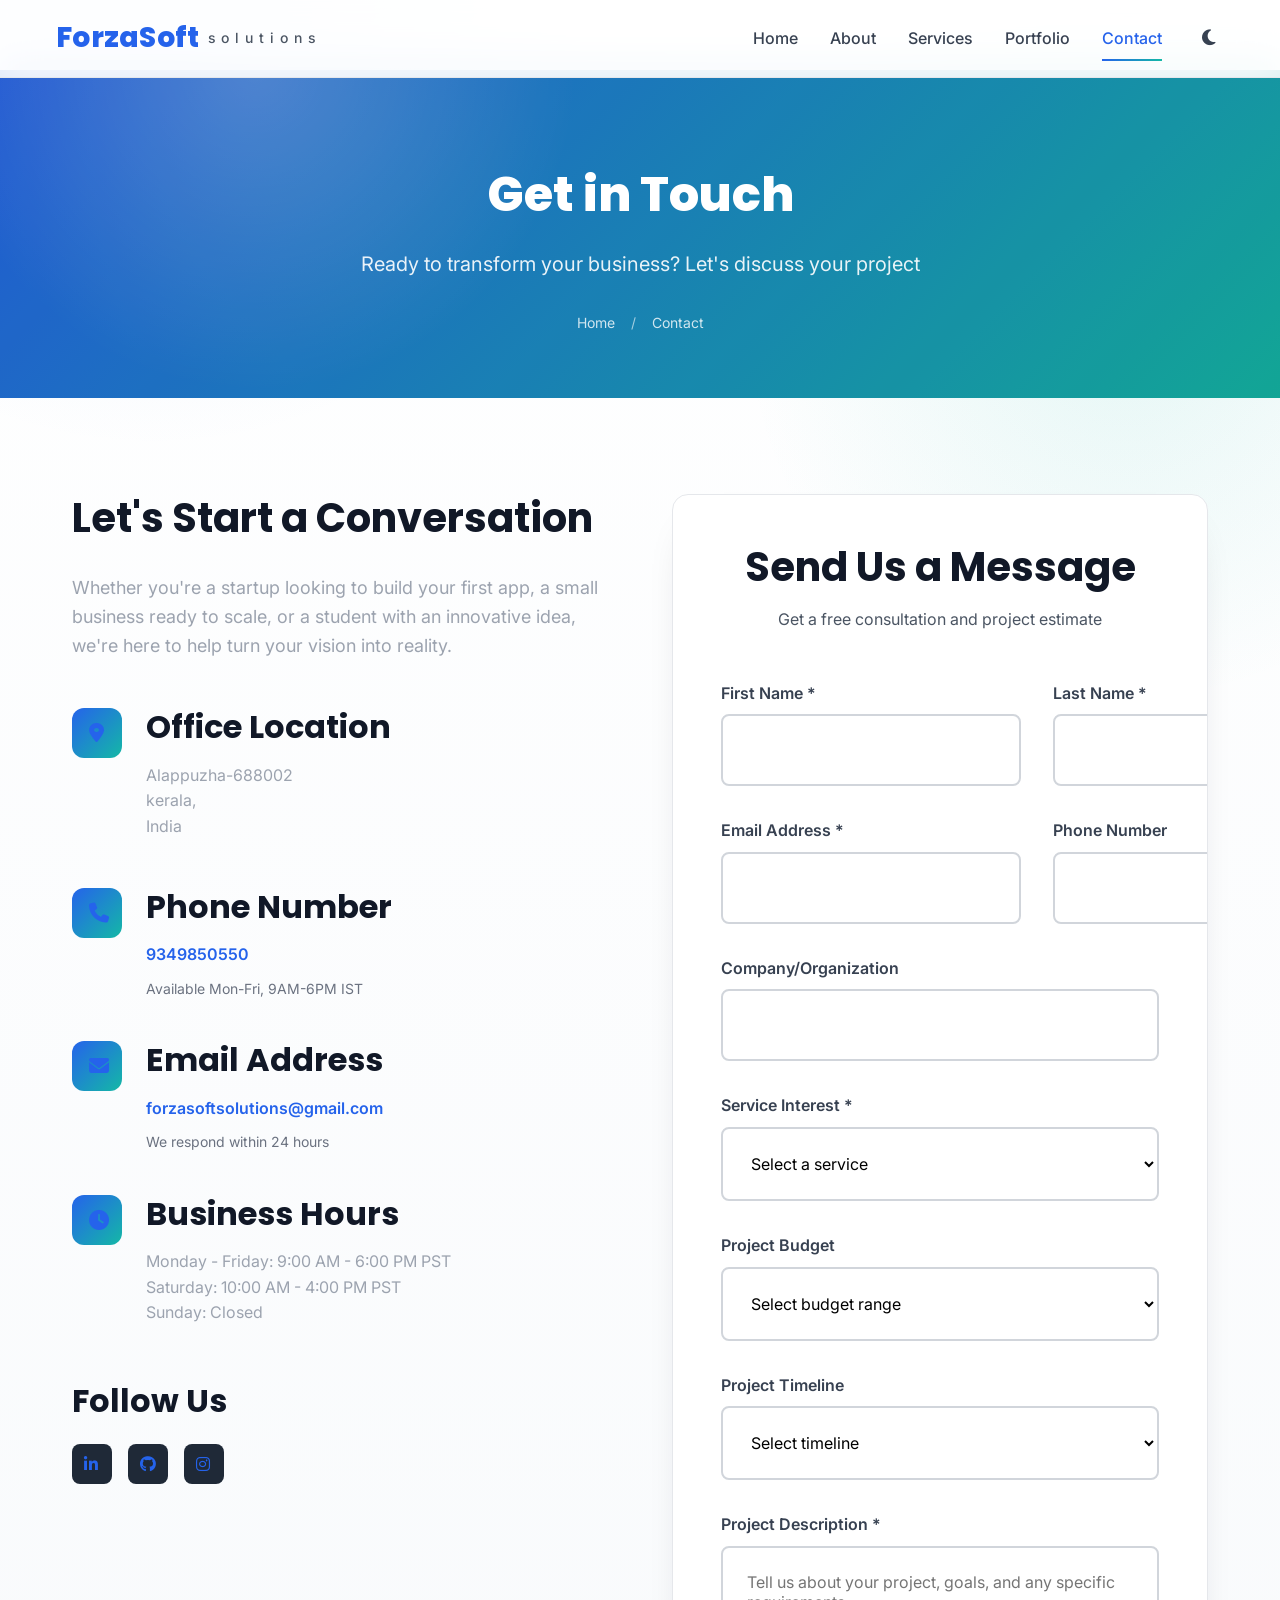
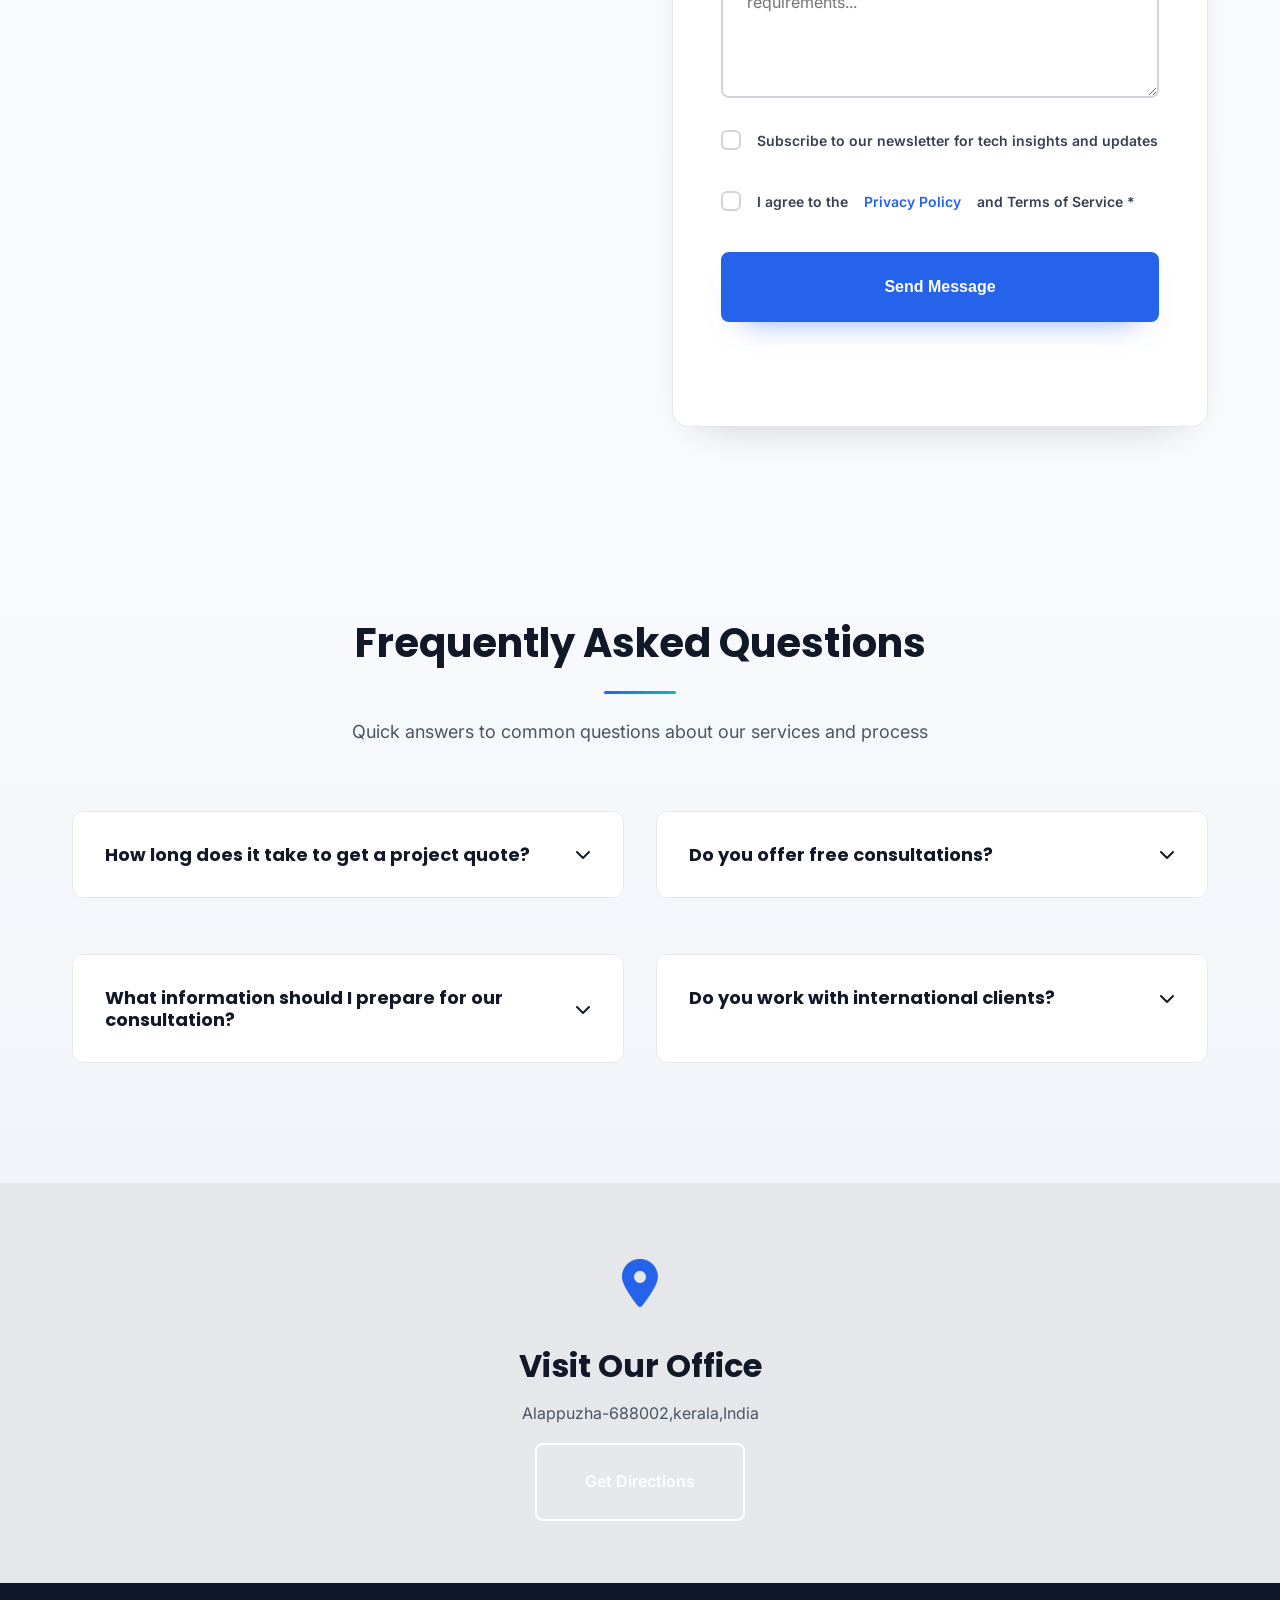
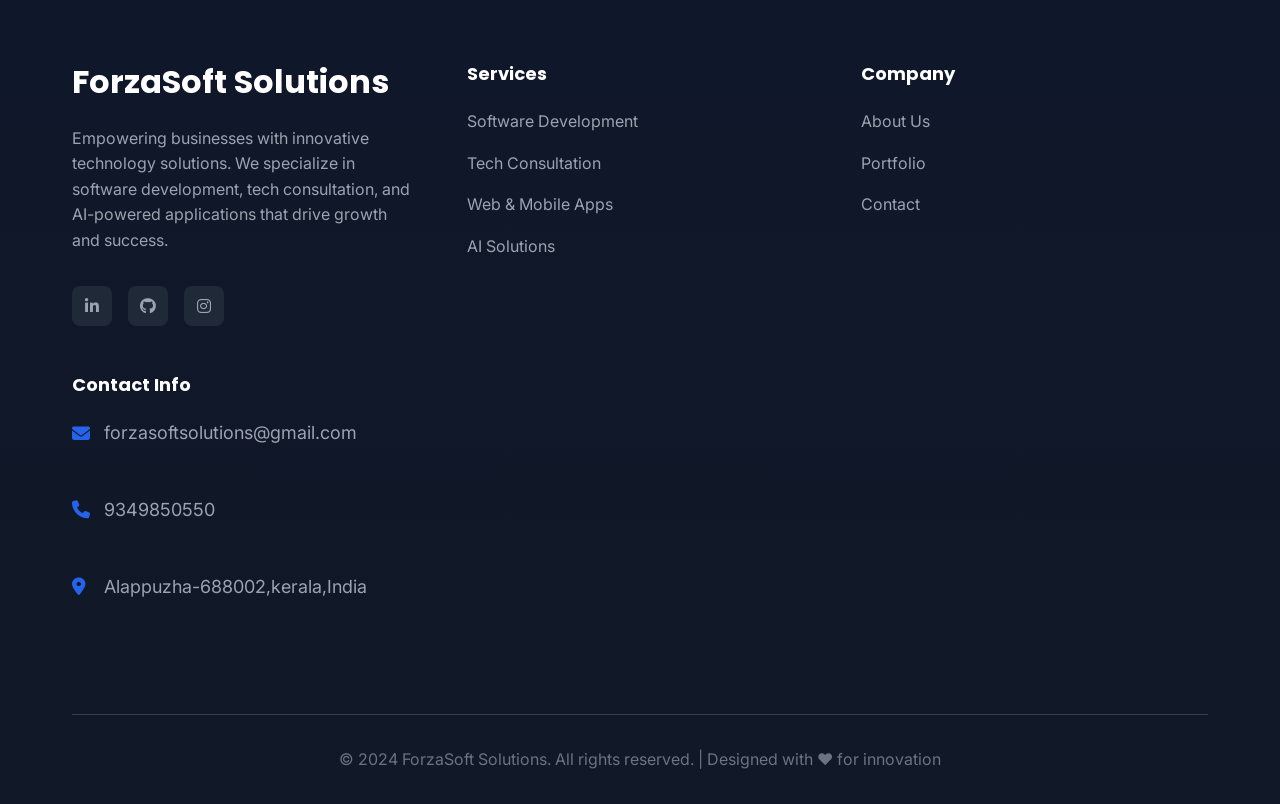
<file: contact.html>
<!DOCTYPE html>
<html lang="en">
<head>
    <meta charset="UTF-8">
    <meta name="viewport" content="width=device-width, initial-scale=1.0">
    <title>Contact Us - ForzaSoft Solutions | Get in Touch for Your Project</title>
    <meta name="description" content="Contact ForzaSoft Solutions for software development, tech consultation, and AI solutions. Get a free consultation for your next project today.">
    <meta name="keywords" content="contact ForzaSoft Solutions, software development consultation, tech support, project quote">
    
    <!-- Open Graph Meta Tags -->
    <meta property="og:title" content="Contact ForzaSoft Solutions - Get Your Free Consultation">
    <meta property="og:description" content="Ready to transform your business? Contact us for expert software development and tech consultation services.">
    <meta property="og:type" content="website">
    <meta property="og:url" content="https://forzasoft-solutions.com/contact.html">
    
    <!-- Google Fonts -->
    <link href="https://fonts.googleapis.com/css2?family=Inter:wght@300;400;500;600;700&family=Poppins:wght@300;400;500;600;700;800&display=swap" rel="stylesheet">
    
    <!-- Font Awesome -->
    <link rel="stylesheet" href="https://cdnjs.cloudflare.com/ajax/libs/font-awesome/6.4.0/css/all.min.css">
    
    <!-- AOS Animation Library -->
    <link href="https://unpkg.com/aos@2.3.1/dist/aos.css" rel="stylesheet">
    
    <!-- Custom CSS -->
    <link rel="stylesheet" href="style.css">
</head>
<body>
    <!-- Navigation -->
    <nav class="navbar" id="navbar">
        <div class="nav-container">
            <div class="nav-brand">
                <a href="index.html">
                    <span class="logo">ForzaSoft</span>
                    <span class="logo-subtitle">Solutions</span>
                </a>
            </div>
            <div class="nav-menu" id="nav-menu">
                <a href="index.html" class="nav-link">Home</a>
                <a href="about.html" class="nav-link">About</a>
                <a href="services.html" class="nav-link">Services</a>
                <a href="portfolio.html" class="nav-link">Portfolio</a>
                <a href="contact.html" class="nav-link active">Contact</a>
                <button class="theme-toggle" id="theme-toggle" aria-label="Toggle theme">
                    <i class="fas fa-moon"></i>
                </button>
            </div>
            <div class="nav-toggle" id="nav-toggle">
                <span></span>
                <span></span>
                <span></span>
            </div>
        </div>
    </nav>

    <!-- Page Header -->
    <header class="page-header">
        <div class="container">
            <div class="page-header-content" data-aos="fade-up">
                <h1>Get in Touch</h1>
                <p>Ready to transform your business? Let's discuss your project</p>
                <nav aria-label="breadcrumb">
                    <ol class="breadcrumb">
                        <li><a href="index.html">Home</a></li>
                        <li>Contact</li>
                    </ol>
                </nav>
            </div>
        </div>
    </header>

    <!-- Main Content -->
    <main>
        <!-- Contact Section -->
        <section class="contact-section section-padding">
            <div class="container">
                <div class="contact-grid">
                    <!-- Contact Information -->
                    <div class="contact-info" data-aos="fade-right">
                        <h2>Let's Start a Conversation</h2>
                        <p>Whether you're a startup looking to build your first app, a small business ready to scale, or a student with an innovative idea, we're here to help turn your vision into reality.</p>
                        
                        <div class="contact-methods">
                            <div class="contact-method">
                                <div class="method-icon">
                                    <i class="fas fa-map-marker-alt"></i>
                                </div>
                                <div class="method-info">
                                    <h3>Office Location</h3>
                                    <p>Alappuzha-688002<br>kerala,<br>India</p>
                                </div>
                            </div>
                            
                            <div class="contact-method">
                                <div class="method-icon">
                                    <i class="fas fa-phone"></i>
                                </div>
                                <div class="method-info">
                                    <h3>Phone Number</h3>
                                    <p><a href="tel:+15550123456">9349850550</a></p>
                                    <small>Available Mon-Fri, 9AM-6PM IST</small>
                                </div>
                            </div>
                            
                            <div class="contact-method">
                                <div class="method-icon">
                                    <i class="fas fa-envelope"></i>
                                </div>
                                <div class="method-info">
                                    <h3>Email Address</h3>
                                    <p><a href="mailto:forzasoftsolutions@gmail.com">forzasoftsolutions@gmail.com</a></p>
                                    <small>We respond within 24 hours</small>
                                </div>
                            </div>
                            
                            <div class="contact-method">
                                <div class="method-icon">
                                    <i class="fas fa-clock"></i>
                                </div>
                                <div class="method-info">
                                    <h3>Business Hours</h3>
                                    <p>Monday - Friday: 9:00 AM - 6:00 PM PST<br>
                                    Saturday: 10:00 AM - 4:00 PM PST<br>
                                    Sunday: Closed</p>
                                </div>
                            </div>
                        </div>

                        <div class="social-contact">
                            <h3>Follow Us</h3>
                            <div class="social-links">
                                <a href="https://linkedin.com/company/forzasoft-solutions" aria-label="LinkedIn">
                                    <i class="fab fa-linkedin-in"></i>
                                </a>
                                <a href="https://github.com/forzasoft-solutions" aria-label="GitHub">
                                    <i class="fab fa-github"></i>
                                </a>
                                <a href="https://instagram.com/forzasoftsolutions" aria-label="Instagram">
                                    <i class="fab fa-instagram"></i>
                                </a>
                            </div>
                        </div>
                    </div>

                    <!-- Contact Form -->
                    <div class="contact-form-container" data-aos="fade-left">
                        <div class="form-header">
                            <h2>Send Us a Message</h2>
                            <p>Get a free consultation and project estimate</p>
                        </div>
                        
                        <form class="contact-form" id="contact-form" novalidate>
                            <div class="form-row">
                                <div class="form-group">
                                    <label for="firstName">First Name *</label>
                                    <input type="text" id="firstName" name="firstName" required>
                                    <span class="error-message"></span>
                                </div>
                                <div class="form-group">
                                    <label for="lastName">Last Name *</label>
                                    <input type="text" id="lastName" name="lastName" required>
                                    <span class="error-message"></span>
                                </div>
                            </div>
                            
                            <div class="form-row">
                                <div class="form-group">
                                    <label for="email">Email Address *</label>
                                    <input type="email" id="email" name="email" required>
                                    <span class="error-message"></span>
                                </div>
                                <div class="form-group">
                                    <label for="phone">Phone Number</label>
                                    <input type="tel" id="phone" name="phone">
                                    <span class="error-message"></span>
                                </div>
                            </div>
                            
                            <div class="form-group">
                                <label for="company">Company/Organization</label>
                                <input type="text" id="company" name="company">
                            </div>
                            
                            <div class="form-group">
                                <label for="serviceType">Service Interest *</label>
                                <select id="serviceType" name="serviceType" required>
                                    <option value="">Select a service</option>
                                    <option value="software-development">Software Development</option>
                                    <option value="tech-consultation">Tech Consultation</option>
                                    <option value="web-mobile-apps">Web & Mobile Apps</option>
                                    <option value="ai-solutions">AI Solutions</option>
                                    <option value="multiple">Multiple Services</option>
                                    <option value="other">Other</option>
                                </select>
                                <span class="error-message"></span>
                            </div>
                            
                            <div class="form-group">
                                <label for="budget">Project Budget</label>
                                <select id="budget" name="budget">
                                    <option value="">Select budget range</option>
                                    <option value="under-5k">Under Rs5,000</option>
                                    <option value="5k-15k">Rs5,000 - Rs15,000</option>
                                    <option value="15k-50k">Rs15,000 - Rs50,000</option>
                                    <option value="50k-plus">Rs50,000+</option>
                                    <option value="discuss">Let's Discuss</option>
                                </select>
                            </div>
                            
                            <div class="form-group">
                                <label for="timeline">Project Timeline</label>
                                <select id="timeline" name="timeline">
                                    <option value="">Select timeline</option>
                                    <option value="asap">ASAP</option>
                                    <option value="1-3-months">1-3 months</option>
                                    <option value="3-6-months">3-6 months</option>
                                    <option value="6-plus-months">6+ months</option>
                                    <option value="flexible">Flexible</option>
                                </select>
                            </div>
                            
                            <div class="form-group">
                                <label for="message">Project Description *</label>
                                <textarea id="message" name="message" rows="5" placeholder="Tell us about your project, goals, and any specific requirements..." required></textarea>
                                <span class="error-message"></span>
                            </div>
                            
                            <div class="form-group checkbox-group">
                                <label class="checkbox-label">
                                    <input type="checkbox" id="newsletter" name="newsletter">
                                    <span class="checkmark"></span>
                                    Subscribe to our newsletter for tech insights and updates
                                </label>
                            </div>
                            
                            <div class="form-group checkbox-group">
                                <label class="checkbox-label">
                                    <input type="checkbox" id="privacy" name="privacy" required>
                                    <span class="checkmark"></span>
                                    I agree to the <a href="#" onclick="openPrivacyPolicy()">Privacy Policy</a> and Terms of Service *
                                </label>
                                <span class="error-message"></span>
                            </div>
                            
                            <button type="submit" class="btn btn-primary btn-submit" id="submitBtn">
                                <span class="btn-text">Send Message</span>
                                <span class="btn-loading">
                                    <i class="fas fa-spinner fa-spin"></i> Sending...
                                </span>
                            </button>
                            <div id="result" class="result" aria-live="polite"></div>
                            
                            <div class="form-success" id="form-success">
                                <div class="success-icon">
                                    <i class="fas fa-check-circle"></i>
                                </div>
                                <h3>Message Sent Successfully!</h3>
                                <p>Thank you for reaching out. We'll get back to you within 24 hours with a detailed response to your inquiry.</p>
                            </div>
                        </form>
                    </div>
                </div>
            </div>
        </section>

        <!-- FAQ Section -->
        <section class="contact-faq section-padding bg-light">
            <div class="container">
                <div class="section-header" data-aos="fade-up">
                    <h2>Frequently Asked Questions</h2>
                    <p>Quick answers to common questions about our services and process</p>
                </div>
                <div class="faq-grid">
                    <div class="faq-item" data-aos="fade-up" data-aos-delay="100">
                        <div class="faq-question">
                            <h3>How long does it take to get a project quote?</h3>
                            <i class="fas fa-chevron-down"></i>
                        </div>
                        <div class="faq-answer">
                            <p>We typically provide initial project estimates within 24-48 hours after our consultation call. Detailed quotes with comprehensive project breakdown are usually delivered within 3-5 business days.</p>
                        </div>
                    </div>
                    <div class="faq-item" data-aos="fade-up" data-aos-delay="200">
                        <div class="faq-question">
                            <h3>Do you offer free consultations?</h3>
                            <i class="fas fa-chevron-down"></i>
                        </div>
                        <div class="faq-answer">
                            <p>Yes! We offer free initial consultations to understand your project requirements, discuss technical solutions, and provide guidance on the best approach for your needs.</p>
                        </div>
                    </div>
                    <div class="faq-item" data-aos="fade-up" data-aos-delay="300">
                        <div class="faq-question">
                            <h3>What information should I prepare for our consultation?</h3>
                            <i class="fas fa-chevron-down"></i>
                        </div>
                        <div class="faq-answer">
                            <p>Please prepare details about your business goals, target audience, desired features, any existing systems, budget range, and timeline. The more information you provide, the better we can tailor our recommendations.</p>
                        </div>
                    </div>
                    <div class="faq-item" data-aos="fade-up" data-aos-delay="400">
                        <div class="faq-question">
                            <h3>Do you work with international clients?</h3>
                            <i class="fas fa-chevron-down"></i>
                        </div>
                        <div class="faq-answer">
                            <p>Absolutely! We work with clients worldwide and have experience managing projects across different time zones. We use modern collaboration tools to ensure smooth communication regardless of location.</p>
                        </div>
                    </div>
                </div>
            </div>
        </section>

        <!-- Map Section -->
        <section class="map-section">
            <div class="map-container">
                <div class="map-placeholder" data-aos="fade-up">
                    <div class="map-content">
                        <div class="map-icon">
                            <i class="fas fa-map-marker-alt"></i>
                        </div>
                        <h3>Visit Our Office</h3>
                        <p>Alappuzha-688002,kerala,India</p>
                        <a href="https://maps.google.com/?q=123+Tech+Street,+San+Francisco,+CA+94105" target="_blank" class="btn btn-outline">Get Directions</a>
                    </div>
                </div>
            </div>
        </section>
    </main>

    <!-- Footer -->
    <footer class="footer">
        <div class="container">
            <div class="footer-content">
                <div class="footer-section">
                    <div class="footer-brand">
                        <h3>ForzaSoft Solutions</h3>
                        <p>Empowering businesses with innovative technology solutions. We specialize in software development, tech consultation, and AI-powered applications that drive growth and success.</p>
                    </div>
                    <div class="social-links">
                        <a href="https://linkedin.com/company/forzasoftsolutions" aria-label="LinkedIn">
                            <i class="fab fa-linkedin-in"></i>
                        </a>
                        <a href="https://github.com/forzasoftsolutions" aria-label="GitHub">
                            <i class="fab fa-github"></i>
                        </a>
                        <a href="https://www.instagram.com/forzasoftsolutions" aria-label="Instagram">
                            <i class="fab fa-instagram"></i>
                        </a>
                    </div>
                </div>
                <div class="footer-section">
                    <h4>Services</h4>
                    <ul>
                        <li><a href="services.html#software-development">Software Development</a></li>
                        <li><a href="services.html#tech-consultation">Tech Consultation</a></li>
                        <li><a href="services.html#web-mobile-apps">Web & Mobile Apps</a></li>
                        <li><a href="services.html#ai-solutions">AI Solutions</a></li>
                    </ul>
                </div>
                <div class="footer-section">
                    <h4>Company</h4>
                    <ul>
                        <li><a href="about.html">About Us</a></li>
                        <li><a href="portfolio.html">Portfolio</a></li>
                        <li><a href="contact.html">Contact</a></li>
                      
                    </ul>
                </div>
                <div class="footer-section">
                    <h4>Contact Info</h4>
                    <div class="contact-info">
                        <p><i class="fas fa-envelope"></i> forzasoftsolutions@gmail.com</p>
                        <p><i class="fas fa-phone"></i> 9349850550</p>
                        <p><i class="fas fa-map-marker-alt"></i> Alappuzha-688002,kerala,India</p>
                    </div>
                </div>
            </div>
            <div class="footer-bottom">
                <p>&copy; 2024 ForzaSoft Solutions. All rights reserved. | Designed with ❤️ for innovation</p>
            </div>
        </div>
    </footer>

    <!-- Back to Top Button -->
    <button class="back-to-top" id="back-to-top" aria-label="Back to top">
        <i class="fas fa-chevron-up"></i>
    </button>

    <!-- Scripts -->
    <script src="https://unpkg.com/aos@2.3.1/dist/aos.js"></script>
    <script src="scripts.js"></script>
</body>
</html>
</file>
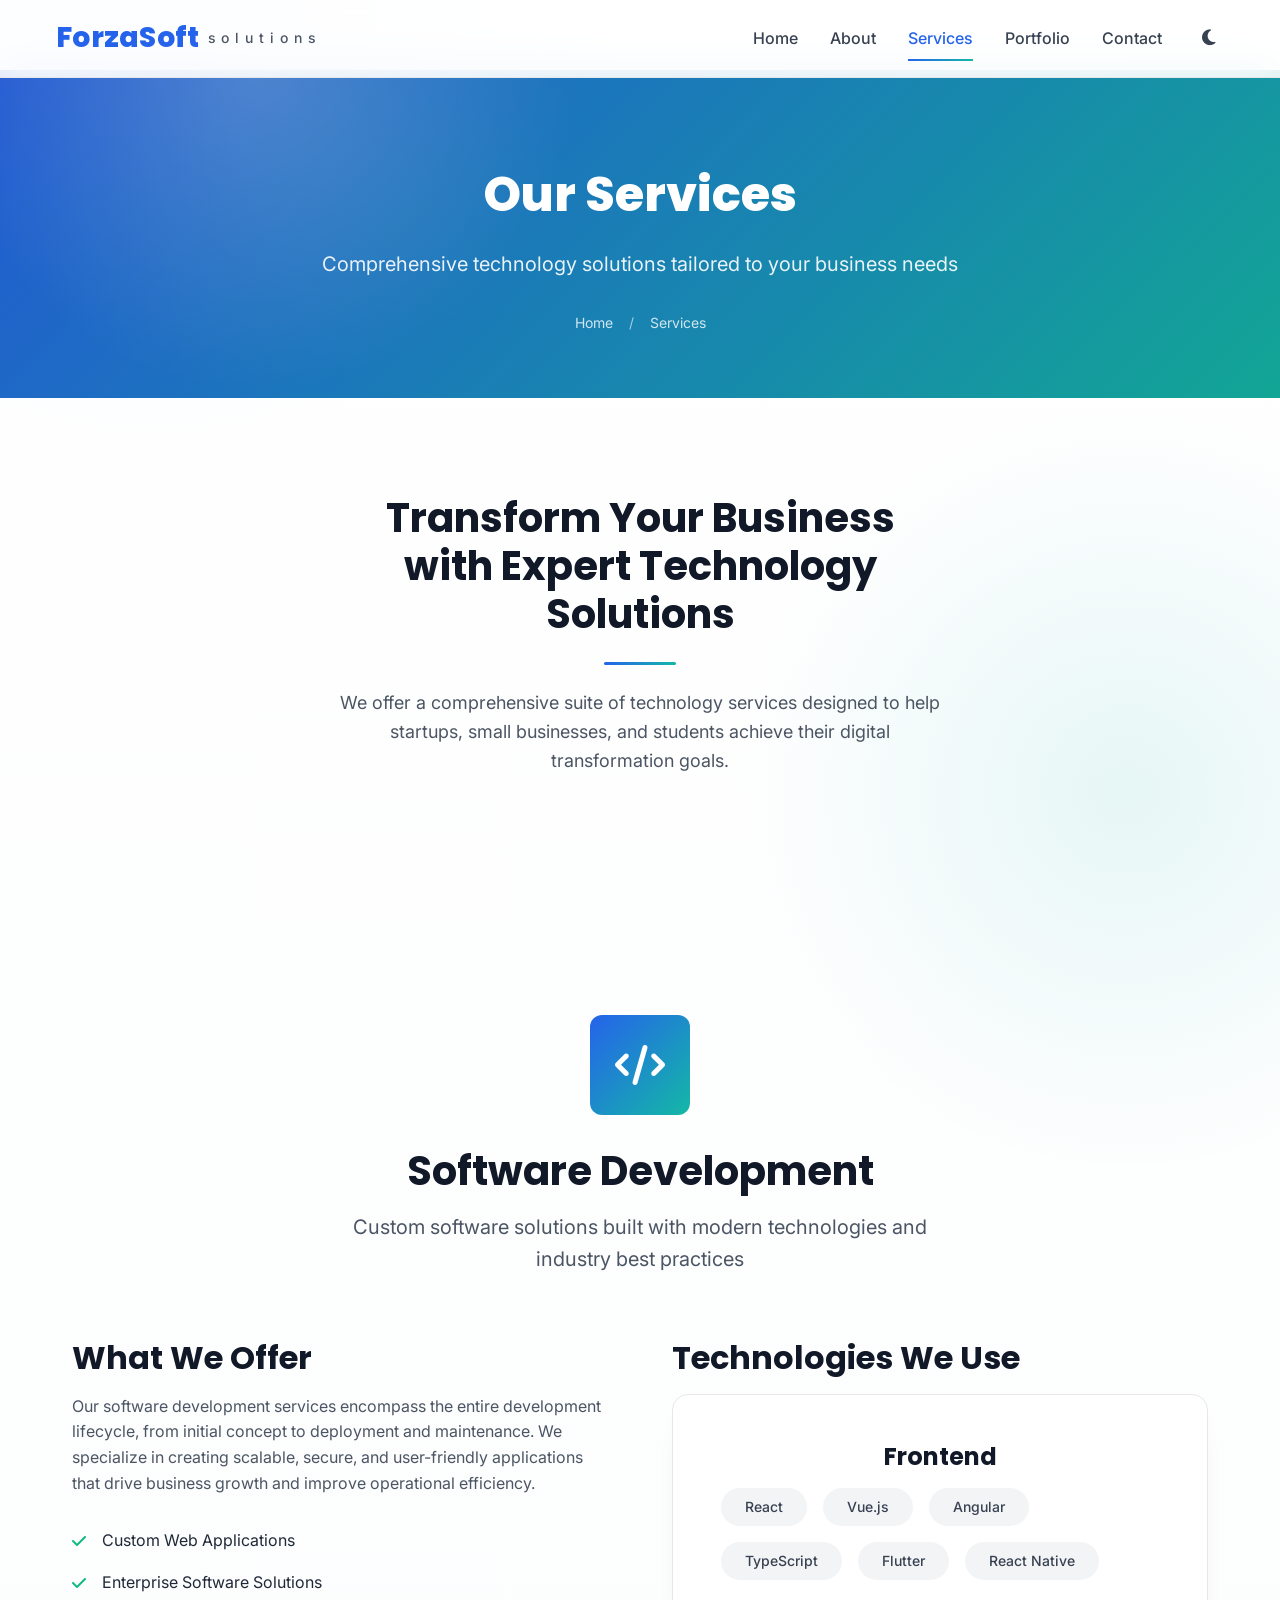
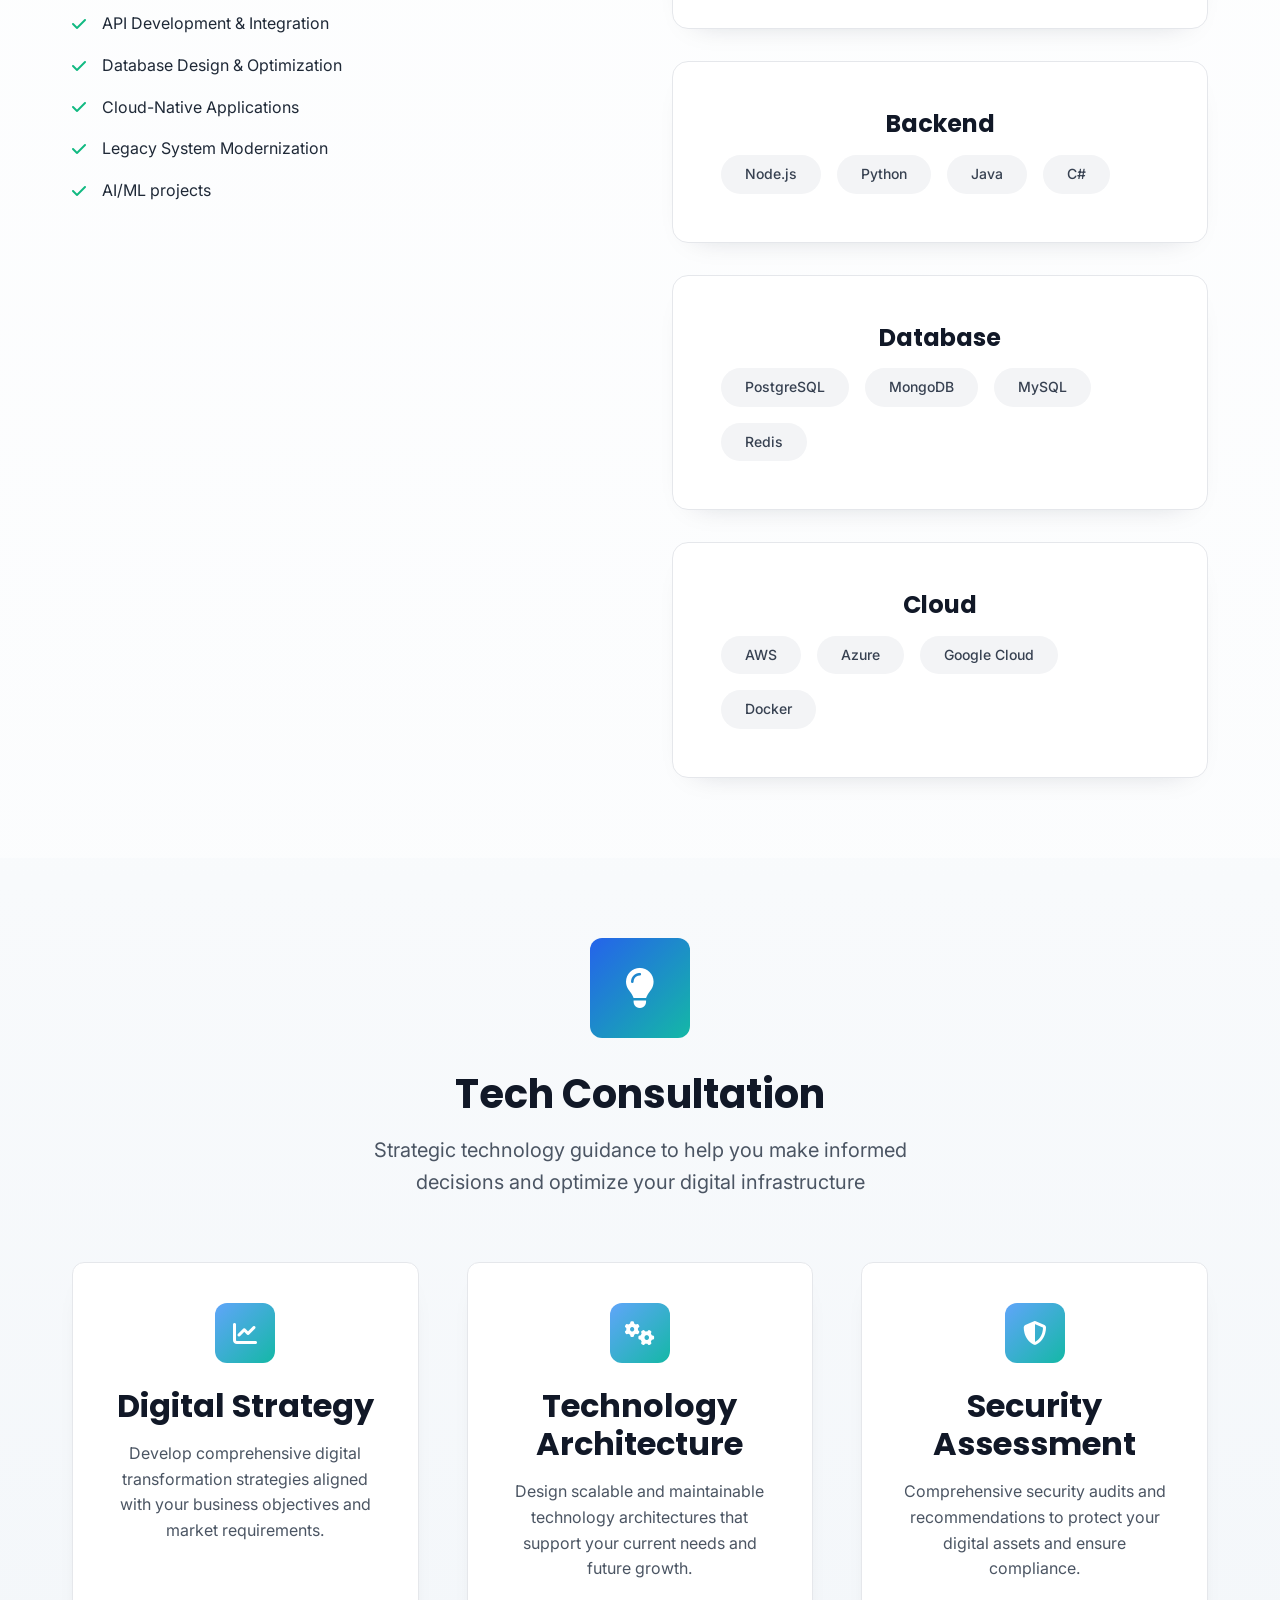
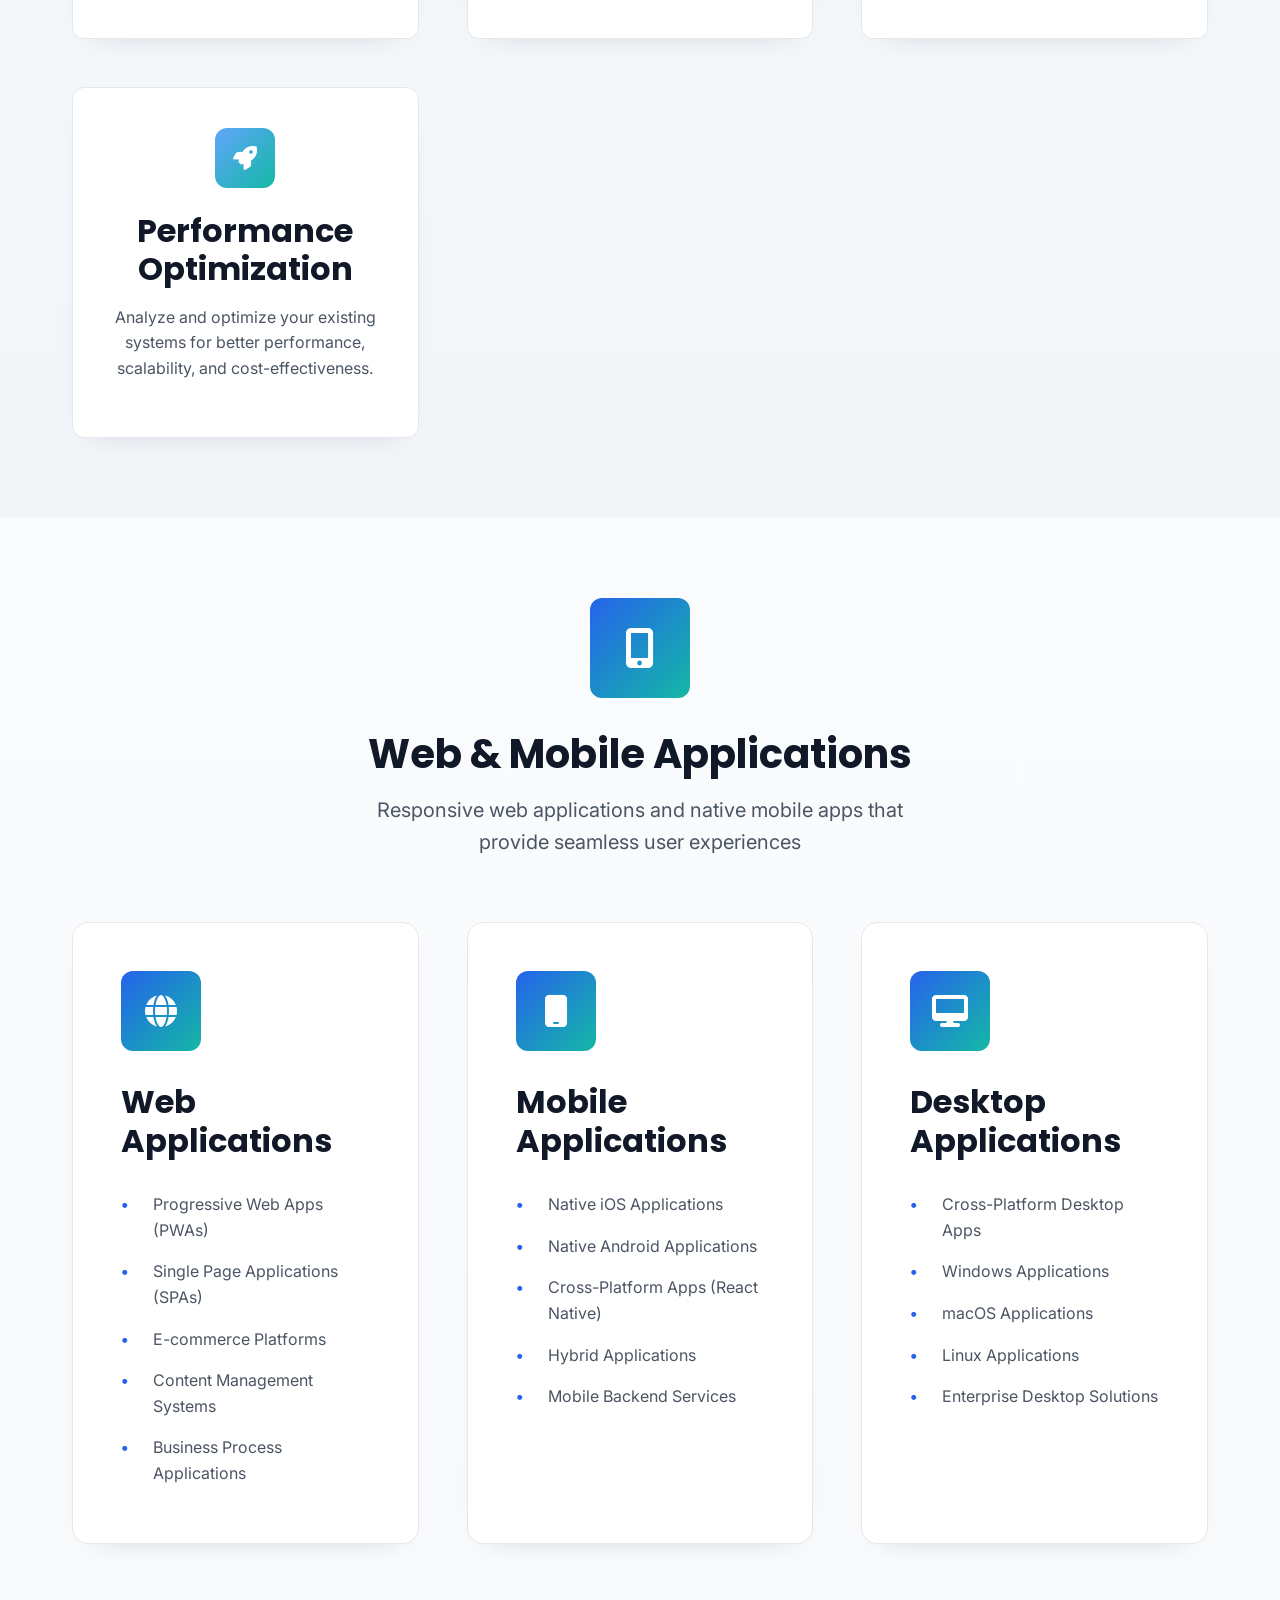
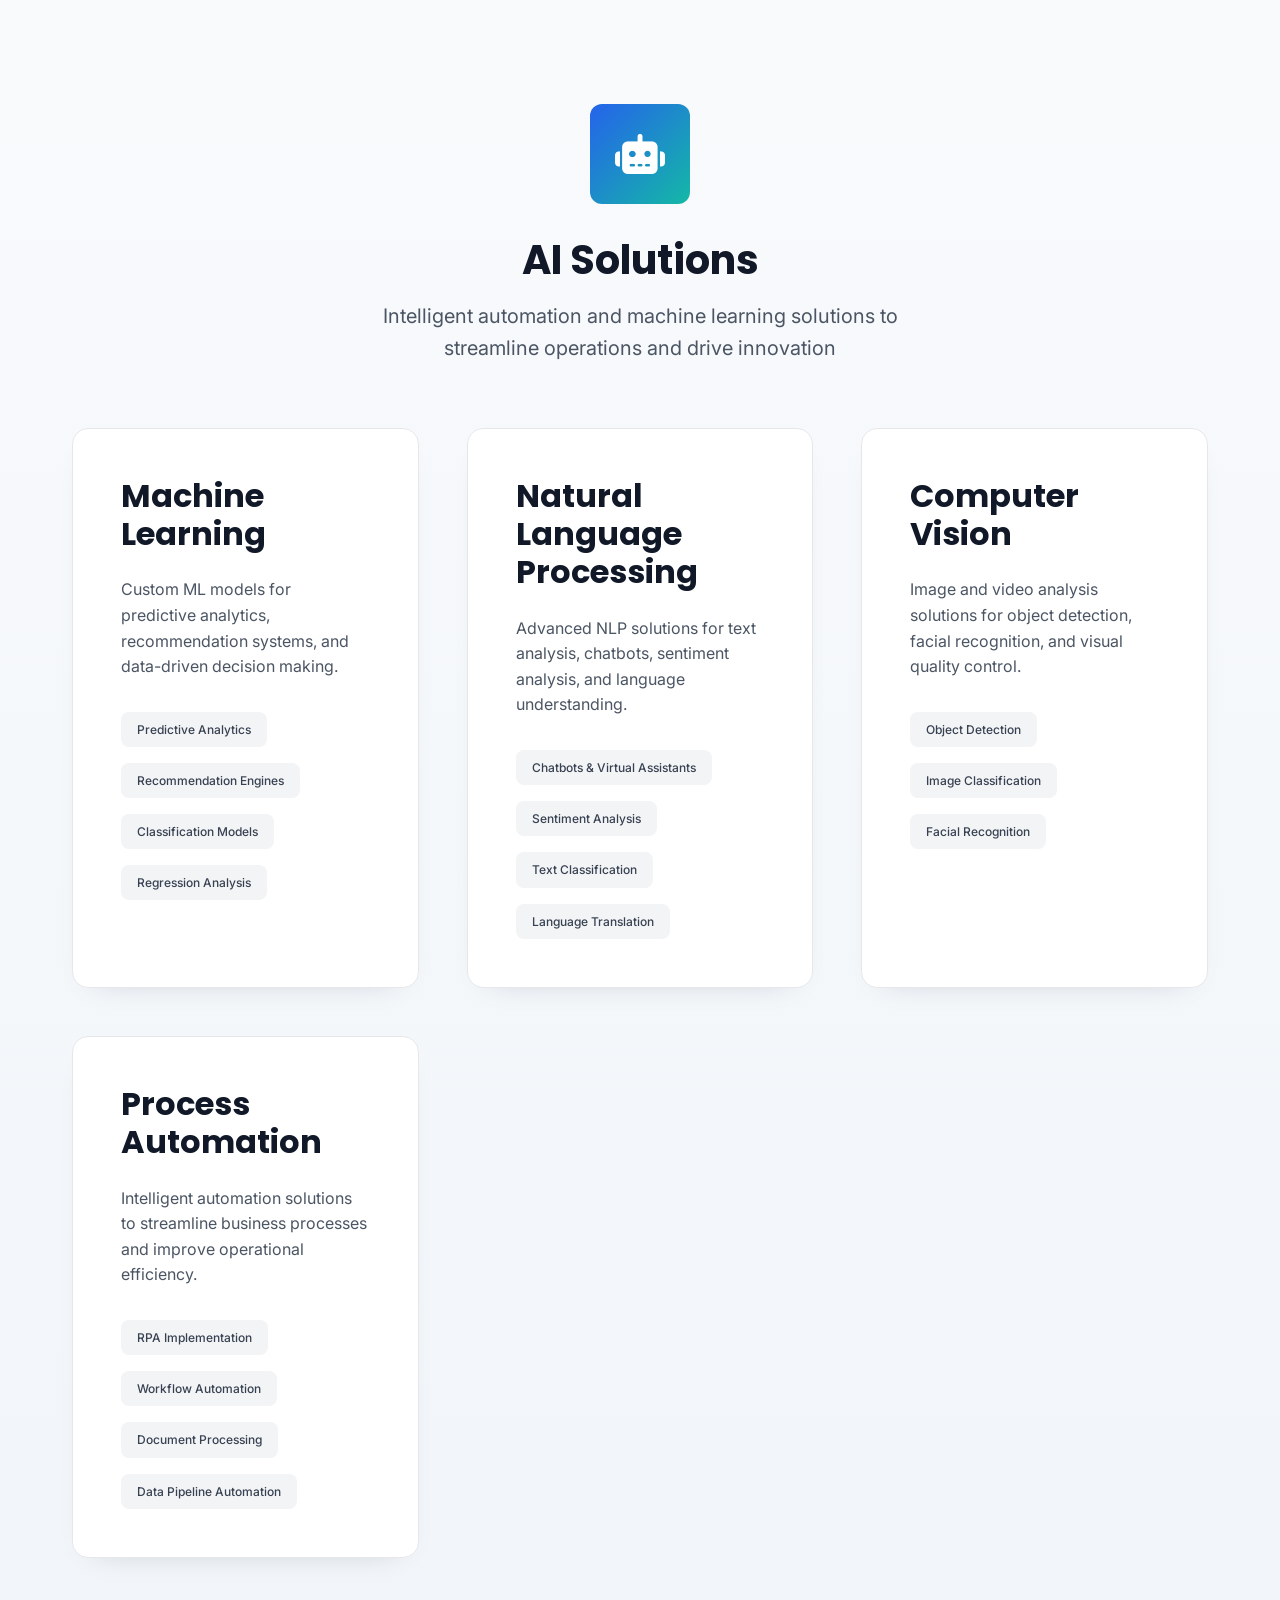
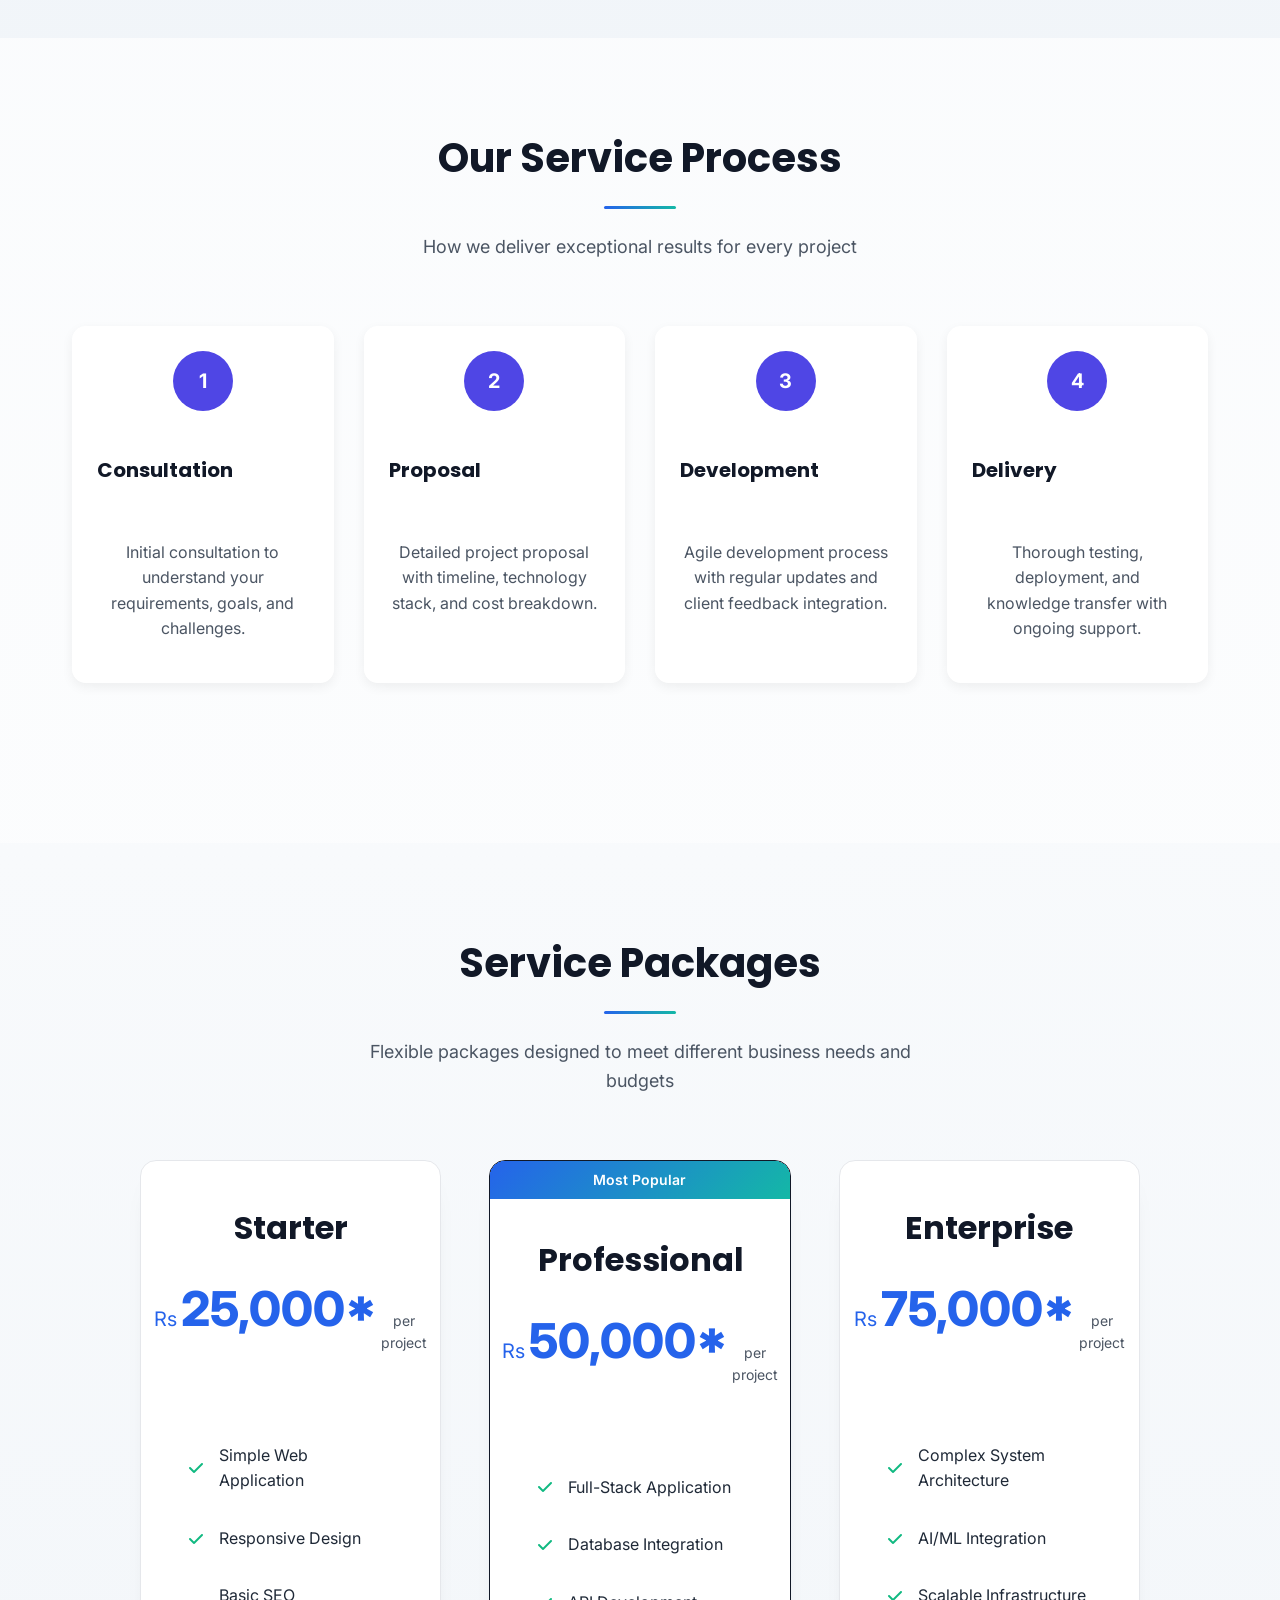
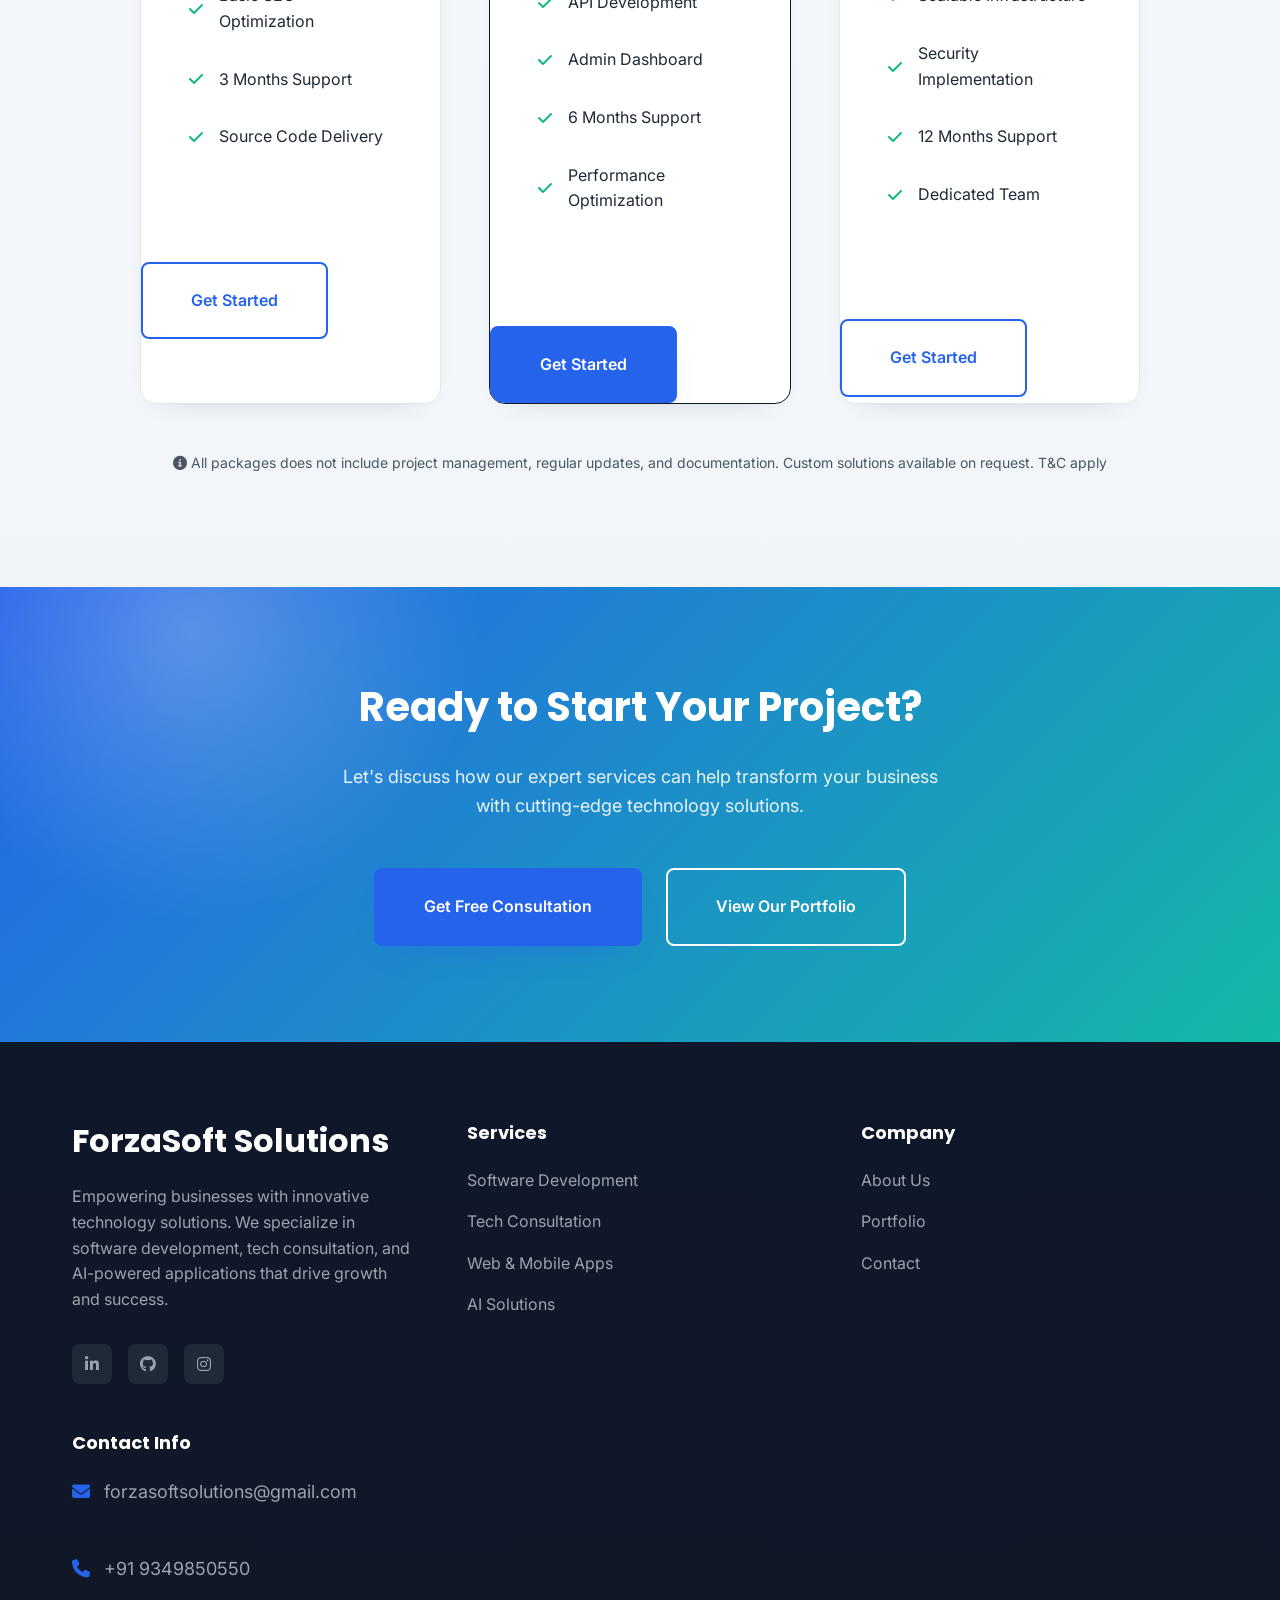
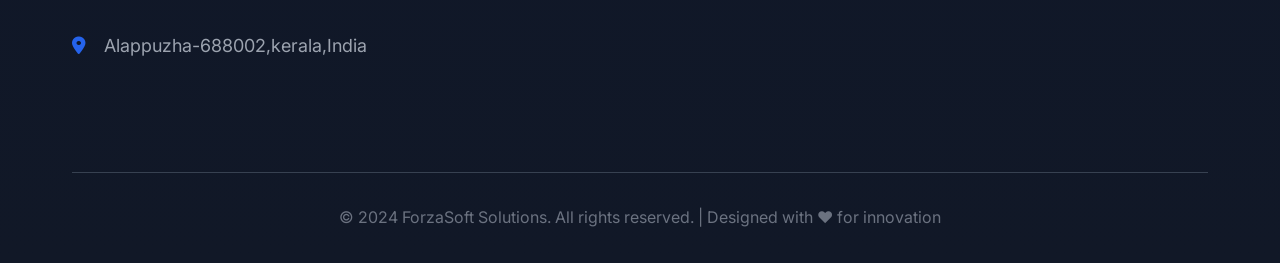
<file: services.html>
<!DOCTYPE html>
<html lang="en">
<head>
    <meta charset="UTF-8">
    <meta name="viewport" content="width=device-width, initial-scale=1.0">
    <title>Our Services - ForzaSoft Solutions | Software Development & Tech Consultation</title>
    <meta name="description" content="Explore ForzaSoft Solutions' comprehensive services: Software Development, Tech Consultation, Web & Mobile Apps, and AI Solutions for startups and businesses.">
    <meta name="keywords" content="software development services, tech consultation, web apps, mobile apps, AI solutions, custom software">
    
    <!-- Open Graph Meta Tags -->
    <meta property="og:title" content="Our Services - Software Development & Tech Consultation">
    <meta property="og:description" content="Transform your business with our expert software development, consultation, and AI solution services.">
    <meta property="og:type" content="website">
    <meta property="og:url" content="https://forzasoft-solutions.com/services.html">
    
    <!-- Google Fonts -->
    <link href="https://fonts.googleapis.com/css2?family=Inter:wght@300;400;500;600;700&family=Poppins:wght@300;400;500;600;700;800&display=swap" rel="stylesheet">
    
    <!-- Font Awesome -->
    <link rel="stylesheet" href="https://cdnjs.cloudflare.com/ajax/libs/font-awesome/6.4.0/css/all.min.css">
    
    <!-- AOS Animation Library -->
    <link href="https://unpkg.com/aos@2.3.1/dist/aos.css" rel="stylesheet">
    
    <!-- Custom CSS -->
    <link rel="stylesheet" href="style.css">
</head>
<body>
    <!-- Navigation -->
    <nav class="navbar" id="navbar">
        <div class="nav-container">
            <div class="nav-brand">
                <a href="index.html">
                    <span class="logo">ForzaSoft</span>
                    <span class="logo-subtitle">Solutions</span>
                </a>
            </div>
            <div class="nav-menu" id="nav-menu">
                <a href="index.html" class="nav-link">Home</a>
                <a href="about.html" class="nav-link">About</a>
                <a href="services.html" class="nav-link active">Services</a>
                <a href="portfolio.html" class="nav-link">Portfolio</a>
                <a href="contact.html" class="nav-link">Contact</a>
                <button class="theme-toggle" id="theme-toggle" aria-label="Toggle theme">
                    <i class="fas fa-moon"></i>
                </button>
            </div>
            <div class="nav-toggle" id="nav-toggle">
                <span></span>
                <span></span>
                <span></span>
            </div>
        </div>
    </nav>

    <!-- Page Header -->
    <header class="page-header">
        <div class="container">
            <div class="page-header-content" data-aos="fade-up">
                <h1>Our Services</h1>
                <p>Comprehensive technology solutions tailored to your business needs</p>
                <nav aria-label="breadcrumb">
                    <ol class="breadcrumb">
                        <li><a href="index.html">Home</a></li>
                        <li>Services</li>
                    </ol>
                </nav>
            </div>
        </div>
    </header>

    <!-- Main Content -->
    <main>
        <!-- Services Overview -->
        <section class="services-overview section-padding">
            <div class="container">
                <div class="section-header" data-aos="fade-up">
                    <h2>Transform Your Business with Expert Technology Solutions</h2>
                    <p>We offer a comprehensive suite of technology services designed to help startups, small businesses, and students achieve their digital transformation goals.</p>
                </div>
            </div>
        </section>

        <!-- Software Development Service -->
        <section id="software-development" class="service-detail section-padding">
            <div class="container">
                <div class="service-content">
                    <div class="service-header" data-aos="fade-up">
                        <div class="service-icon-large">
                            <i class="fas fa-code"></i>
                        </div>
                        <h2>Software Development</h2>
                        <p class="service-subtitle">Custom software solutions built with modern technologies and industry best practices</p>
                    </div>
                    <div class="service-details-grid">
                        <div class="service-description" data-aos="fade-right">
                            <h3>What We Offer</h3>
                            <p>Our software development services encompass the entire development lifecycle, from initial concept to deployment and maintenance. We specialize in creating scalable, secure, and user-friendly applications that drive business growth and improve operational efficiency.</p>
                            <ul class="service-features">
                                <li><i class="fas fa-check"></i> Custom Web Applications</li>
                                <li><i class="fas fa-check"></i> Enterprise Software Solutions</li>
                                <li><i class="fas fa-check"></i> API Development & Integration</li>
                                <li><i class="fas fa-check"></i> Database Design & Optimization</li>
                                <li><i class="fas fa-check"></i> Cloud-Native Applications</li>
                                <li><i class="fas fa-check"></i> Legacy System Modernization</li>
                                <li><i class="fas fa-check"></i> AI/ML projects</li>
                            </ul>
                        </div>
                        <div class="service-technologies" data-aos="fade-left">
                            <h3>Technologies We Use</h3>
                            <div class="tech-stack">
                                <div class="tech-category">
                                    <h4>Frontend</h4>
                                    <div class="tech-items">
                                        <span class="tech-item">React</span>
                                        <span class="tech-item">Vue.js</span>
                                        <span class="tech-item">Angular</span>
                                        <span class="tech-item">TypeScript</span>
                                         <span class="tech-item">Flutter</span>
                                          <span class="tech-item">React Native</span>
                                    </div>
                                </div>
                                <div class="tech-category">
                                    <h4>Backend</h4>
                                    <div class="tech-items">
                                        <span class="tech-item">Node.js</span>
                                        <span class="tech-item">Python</span>
                                        <span class="tech-item">Java</span>
                                        <span class="tech-item">C#</span>
                                    </div>
                                </div>
                                <div class="tech-category">
                                    <h4>Database</h4>
                                    <div class="tech-items">
                                        <span class="tech-item">PostgreSQL</span>
                                        <span class="tech-item">MongoDB</span>
                                        <span class="tech-item">MySQL</span>
                                        <span class="tech-item">Redis</span>
                                    </div>
                                </div>
                                <div class="tech-category">
                                    <h4>Cloud</h4>
                                    <div class="tech-items">
                                        <span class="tech-item">AWS</span>
                                        <span class="tech-item">Azure</span>
                                        <span class="tech-item">Google Cloud</span>
                                        <span class="tech-item">Docker</span>
                                    </div>
                                </div>
                            </div>
                        </div>
                    </div>
                </div>
            </div>
        </section>

        <!-- Tech Consultation Service -->
        <section id="tech-consultation" class="service-detail section-padding bg-light">
            <div class="container">
                <div class="service-content">
                    <div class="service-header" data-aos="fade-up">
                        <div class="service-icon-large">
                            <i class="fas fa-lightbulb"></i>
                        </div>
                        <h2>Tech Consultation</h2>
                        <p class="service-subtitle">Strategic technology guidance to help you make informed decisions and optimize your digital infrastructure</p>
                    </div>
                    <div class="consultation-services" data-aos="fade-up">
                        <div class="consultation-grid">
                            <div class="consultation-item">
                                <div class="consultation-icon">
                                    <i class="fas fa-chart-line"></i>
                                </div>
                                <h3>Digital Strategy</h3>
                                <p>Develop comprehensive digital transformation strategies aligned with your business objectives and market requirements.</p>
                            </div>
                            <div class="consultation-item">
                                <div class="consultation-icon">
                                    <i class="fas fa-cogs"></i>
                                </div>
                                <h3>Technology Architecture</h3>
                                <p>Design scalable and maintainable technology architectures that support your current needs and future growth.</p>
                            </div>
                            <div class="consultation-item">
                                <div class="consultation-icon">
                                    <i class="fas fa-shield-alt"></i>
                                </div>
                                <h3>Security Assessment</h3>
                                <p>Comprehensive security audits and recommendations to protect your digital assets and ensure compliance.</p>
                            </div>
                            <div class="consultation-item">
                                <div class="consultation-icon">
                                    <i class="fas fa-rocket"></i>
                                </div>
                                <h3>Performance Optimization</h3>
                                <p>Analyze and optimize your existing systems for better performance, scalability, and cost-effectiveness.</p>
                            </div>
                        </div>
                    </div>
                </div>
            </div>
        </section>

        <!-- Web & Mobile Apps Service -->
        <section id="web-mobile-apps" class="service-detail section-padding">
            <div class="container">
                <div class="service-content">
                    <div class="service-header" data-aos="fade-up">
                        <div class="service-icon-large">
                            <i class="fas fa-mobile-alt"></i>
                        </div>
                        <h2>Web & Mobile Applications</h2>
                        <p class="service-subtitle">Responsive web applications and native mobile apps that provide seamless user experiences</p>
                    </div>
                    <div class="app-types-grid">
                        <div class="app-type" data-aos="fade-up" data-aos-delay="100">
                            <div class="app-icon">
                                <i class="fas fa-globe"></i>
                            </div>
                            <h3>Web Applications</h3>
                            <ul>
                                <li>Progressive Web Apps (PWAs)</li>
                                <li>Single Page Applications (SPAs)</li>
                                <li>E-commerce Platforms</li>
                                <li>Content Management Systems</li>
                                <li>Business Process Applications</li>
                            </ul>
                        </div>
                        <div class="app-type" data-aos="fade-up" data-aos-delay="200">
                            <div class="app-icon">
                                <i class="fas fa-mobile"></i>
                            </div>
                            <h3>Mobile Applications</h3>
                            <ul>
                                <li>Native iOS Applications</li>
                                <li>Native Android Applications</li>
                                <li>Cross-Platform Apps (React Native)</li>
                                <li>Hybrid Applications</li>
                                <li>Mobile Backend Services</li>
                            </ul>
                        </div>
                        <div class="app-type" data-aos="fade-up" data-aos-delay="300">
                            <div class="app-icon">
                                <i class="fas fa-desktop"></i>
                            </div>
                            <h3>Desktop Applications</h3>
                            <ul>
                                <li>Cross-Platform Desktop Apps</li>
                                <li>Windows Applications</li>
                                <li>macOS Applications</li>
                                <li>Linux Applications</li>
                                <li>Enterprise Desktop Solutions</li>
                            </ul>
                        </div>
                    </div>
                </div>
            </div>
        </section>

        <!-- AI Solutions Service -->
        <section id="ai-solutions" class="service-detail section-padding bg-light">
            <div class="container">
                <div class="service-content">
                    <div class="service-header" data-aos="fade-up">
                        <div class="service-icon-large">
                            <i class="fas fa-robot"></i>
                        </div>
                        <h2>AI Solutions</h2>
                        <p class="service-subtitle">Intelligent automation and machine learning solutions to streamline operations and drive innovation</p>
                    </div>
                    <div class="ai-solutions-grid">
                        <div class="ai-solution" data-aos="fade-up" data-aos-delay="100">
                            <h3>Machine Learning</h3>
                            <p>Custom ML models for predictive analytics, recommendation systems, and data-driven decision making.</p>
                            <div class="ai-features">
                                <span>Predictive Analytics</span>
                                <span>Recommendation Engines</span>
                                <span>Classification Models</span>
                                <span>Regression Analysis</span>
                            </div>
                        </div>
                        <div class="ai-solution" data-aos="fade-up" data-aos-delay="200">
                            <h3>Natural Language Processing</h3>
                            <p>Advanced NLP solutions for text analysis, chatbots, sentiment analysis, and language understanding.</p>
                            <div class="ai-features">
                                <span>Chatbots & Virtual Assistants</span>
                                <span>Sentiment Analysis</span>
                                <span>Text Classification</span>
                                <span>Language Translation</span>
                            </div>
                        </div>
                        <div class="ai-solution" data-aos="fade-up" data-aos-delay="300">
                            <h3>Computer Vision</h3>
                            <p>Image and video analysis solutions for object detection, facial recognition, and visual quality control.</p>
                            <div class="ai-features">
                                <span>Object Detection</span>
                                <span>Image Classification</span>
                                <span>Facial Recognition</span>
                        
                            </div>
                        </div>
                        <div class="ai-solution" data-aos="fade-up" data-aos-delay="400">
                            <h3>Process Automation</h3>
                            <p>Intelligent automation solutions to streamline business processes and improve operational efficiency.</p>
                            <div class="ai-features">
                                <span>RPA Implementation</span>
                                <span>Workflow Automation</span>
                                <span>Document Processing</span>
                                <span>Data Pipeline Automation</span>
                            </div>
                        </div>
                    </div>
                </div>
            </div>
        </section>

        <style>.process-steps {
    display: grid;
    grid-template-columns: repeat(auto-fit, minmax(220px, 1fr));
    gap: 30px;
    margin-top: 40px;
}

.process-step {
    background: #ffffff;
    padding: 25px;
    border-radius: 14px;
    box-shadow: 0px 4px 12px rgba(0,0,0,0.06);

    /* FIX: Equal height + vertical alignment */
    display: flex;
    flex-direction: column;
    justify-content: flex-start;
    text-align: center;
}

.process-step h3 {
    margin-top: 15px;
    font-size: 20px;
    font-weight: 700;
}

.process-step p {
    margin-top: 10px;

    /* FIX: Ensure paragraphs align across all blocks */
    flex-grow: 1;
}

.step-icon {
    width: 60px;
    height: 60px;
    margin: 0 auto;

    border-radius: 50%;
    background: #4f46e5;
    color: white;

    display: flex;
    justify-content: center;
    align-items: center;

    font-size: 20px;
    font-weight: 700;
}
</style>

        <!-- Service Process -->
        <section class="service-process section-padding">
            <div class="container">
                <div class="section-header" data-aos="fade-up">
                    <h2>Our Service Process</h2>
                    <p>How we deliver exceptional results for every project</p>
                </div>
                <div class="process-steps">
                    <div class="process-step" data-aos="fade-up" data-aos-delay="100">
                        <div class="step-icon">
                            <span>1</span>
                        </div>
                        <h3>Consultation</h3>
                        <p>Initial consultation to understand your requirements, goals, and challenges.</p>
                    </div>
                    <div class="process-step" data-aos="fade-up" data-aos-delay="200">
                        <div class="step-icon">
                            <span>2</span>
                        </div>
                        <h3>Proposal</h3>
                        <p>Detailed project proposal with timeline, technology stack, and cost breakdown.</p>
                    </div>
                    <div class="process-step" data-aos="fade-up" data-aos-delay="300">
                        <div class="step-icon">
                            <span>3</span>
                        </div>
                        <h3>Development</h3>
                        <p>Agile development process with regular updates and client feedback integration.</p>
                    </div>
                    <div class="process-step" data-aos="fade-up" data-aos-delay="400">
                        <div class="step-icon">
                            <span>4</span>
                        </div>
                        <h3>Delivery</h3>
                        <p>Thorough testing, deployment, and knowledge transfer with ongoing support.</p>
                    </div>
                </div>
            </div>
        </section>

        <!-- Pricing Plans -->
        <section class="pricing-plans section-padding bg-light">
            <div class="container">
                <div class="section-header" data-aos="fade-up">
                    <h2>Service Packages</h2>
                    <p>Flexible packages designed to meet different business needs and budgets</p>
                </div>
                <div class="pricing-grid">
                    <div class="pricing-card" data-aos="fade-up" data-aos-delay="100">
                        <div class="pricing-header">
                            <h3>Starter</h3>
                            <div class="price">
                                <span class="currency">Rs</span>
                                <span class="amount">25,000*</span>
                                <span class="period">per project</span>
                            </div>
                        </div>
                        <div class="pricing-features">
                            <ul>
                                <li><i class="fas fa-check"></i> Simple Web Application</li>
                                <li><i class="fas fa-check"></i> Responsive Design</li>
                                <li><i class="fas fa-check"></i> Basic SEO Optimization</li>
                                <li><i class="fas fa-check"></i> 3 Months Support</li>
                                <li><i class="fas fa-check"></i> Source Code Delivery</li>
                            </ul>
                        </div>
                        <a href="contact.html" class="btn btn-outline">Get Started</a>
                    </div>
                    <div class="pricing-card featured" data-aos="fade-up" data-aos-delay="200">
                        <div class="featured-badge">Most Popular</div>
                        <div class="pricing-header">
                            <h3>Professional</h3>
                            <div class="price">
                                <span class="currency">Rs</span>
                                <span class="amount">50,000*</span>
                                <span class="period">per project</span>
                            </div>
                        </div>
                        <div class="pricing-features">
                            <ul>
                                <li><i class="fas fa-check"></i> Full-Stack Application</li>
                                <li><i class="fas fa-check"></i> Database Integration</li>
                                <li><i class="fas fa-check"></i> API Development</li>
                                <li><i class="fas fa-check"></i> Admin Dashboard</li>
                                <li><i class="fas fa-check"></i> 6 Months Support</li>
                                <li><i class="fas fa-check"></i> Performance Optimization</li>
                            </ul>
                        </div>
                        <a href="contact.html" class="btn btn-primary">Get Started</a>
                    </div>
                    <div class="pricing-card" data-aos="fade-up" data-aos-delay="300">
                        <div class="pricing-header">
                            <h3>Enterprise</h3>
                            <div class="price">
                                <span class="currency">Rs</span>
                                <span class="amount">75,000*</span>
                                <span class="period">per project</span>
                            </div>
                        </div>
                        <div class="pricing-features">
                            <ul>
                                <li><i class="fas fa-check"></i> Complex System Architecture</li>
                                <li><i class="fas fa-check"></i> AI/ML Integration</li>
                                <li><i class="fas fa-check"></i> Scalable Infrastructure</li>
                                <li><i class="fas fa-check"></i> Security Implementation</li>
                                <li><i class="fas fa-check"></i> 12 Months Support</li>
                                <li><i class="fas fa-check"></i> Dedicated Team</li>
                            </ul>
                        </div>
                        <a href="contact.html" class="btn btn-outline">Get Started</a>
                    </div>
                </div>
                <div class="pricing-note" data-aos="fade-up" data-aos-delay="400">
                    <p><i class="fas fa-info-circle"></i> All packages does not include project management, regular updates, and documentation. Custom solutions available on request. T&C apply</p>
                </div>
            </div>
        </section>

        <!-- CTA Section -->
        <section class="cta section-padding">
            <div class="container">
                <div class="cta-content" data-aos="fade-up">
                    <h2>Ready to Start Your Project?</h2>
                    <p>Let's discuss how our expert services can help transform your business with cutting-edge technology solutions.</p>
                    <div class="cta-buttons">
                        <a href="contact.html" class="btn btn-primary">Get Free Consultation</a>
                        <a href="portfolio.html" class="btn btn-outline">View Our Portfolio</a>
                    </div>
                </div>
            </div>
        </section>
    </main>

    <!-- Footer -->
    <footer class="footer">
        <div class="container">
            <div class="footer-content">
                <div class="footer-section">
                    <div class="footer-brand">
                        <h3>ForzaSoft Solutions</h3>
                        <p>Empowering businesses with innovative technology solutions. We specialize in software development, tech consultation, and AI-powered applications that drive growth and success.</p>
                    </div>
                    <div class="social-links">
                        <a href="https://linkedin.com/company/forzasoft-solutions" aria-label="LinkedIn">
                            <i class="fab fa-linkedin-in"></i>
                        </a>
                        <a href="https://github.com/forzasoft-solutions" aria-label="GitHub">
                            <i class="fab fa-github"></i>
                        </a>
                        <a href="https://www.instagram.com/forzasoftsolutions/" aria-label="Instagram">
                            <i class="fab fa-instagram"></i>
                        </a>
                    </div>
                </div>
                <div class="footer-section">
                    <h4>Services</h4>
                    <ul>
                        <li><a href="#software-development">Software Development</a></li>
                        <li><a href="#tech-consultation">Tech Consultation</a></li>
                        <li><a href="#web-mobile-apps">Web & Mobile Apps</a></li>
                        <li><a href="#ai-solutions">AI Solutions</a></li>
                    </ul>
                </div>
                <div class="footer-section">
                    <h4>Company</h4>
                    <ul>
                        <li><a href="about.html">About Us</a></li>
                        <li><a href="portfolio.html">Portfolio</a></li>
                        <li><a href="contact.html">Contact</a></li>
                      
                    </ul>
                </div>
                <div class="footer-section">
                    <h4>Contact Info</h4>
                    <div class="contact-info">
                        <p><i class="fas fa-envelope"></i> forzasoftsolutions@gmail.com</p>
                        <p><i class="fas fa-phone"></i> +91 9349850550</p>
                        <p><i class="fas fa-map-marker-alt"></i> Alappuzha-688002,kerala,India</p>
                    </div>
                </div>
            </div>
            <div class="footer-bottom">
                <p>&copy; 2024 ForzaSoft Solutions. All rights reserved. | Designed with ❤️ for innovation</p>
            </div>
        </div>
    </footer>

    <!-- Back to Top Button -->
    <button class="back-to-top" id="back-to-top" aria-label="Back to top">
        <i class="fas fa-chevron-up"></i>
    </button>

    <!-- Scripts -->
    <script src="https://unpkg.com/aos@2.3.1/dist/aos.js"></script>
    <script src="scripts.js"></script>
</body>
</html>
</file>
<file: style.css>
/* CSS Variables for Color Scheme and Theme */
:root {
    /* Primary Color Palette */
    --primary-blue: #2563eb;
    --primary-blue-light: #60a5fa;
    --primary-blue-dark: #1d4ed8;
    
    /* Secondary Colors */
    --secondary-teal: #14b8a6;
    --secondary-teal-light: #99f6e4;
    --secondary-teal-dark: #0f766e;
    
    /* Accent Colors */
    --accent-orange: #f59e0b;
    --accent-purple: #8b5cf6;
    --accent-pink: #f472b6;
    
    /* Status Colors */
    --success: #10b981;
    --warning: #f59e0b;
    --error: #ef4444;
    --info: #0ea5e9;
    
    /* Neutral Colors */
    --white: #ffffff;
    --gray-50: #f9fafb;
    --gray-100: #f3f4f6;
    --gray-200: #e5e7eb;
    --gray-300: #d1d5db;
    --gray-400: #9ca3af;
    --gray-500: #6b7280;
    --gray-600: #4b5563;
    --gray-700: #374151;
    --gray-800: #1f2937;
    --gray-900: #111827;
    --black: #000000;
    
    /* Typography */
    --font-primary: 'Inter', -apple-system, BlinkMacSystemFont, 'Segoe UI', Roboto, sans-serif;
    --font-heading: 'Poppins', -apple-system, BlinkMacSystemFont, 'Segoe UI', Roboto, sans-serif;
    
    /* Font Weights */
    --font-light: 300;
    --font-regular: 400;
    --font-medium: 500;
    --font-semibold: 600;
    --font-bold: 700;
    --font-extrabold: 800;
    
    /* Spacing System (8px base) */
    --space-1: 0.5rem;   /* 8px */
    --space-2: 1rem;     /* 16px */
    --space-3: 1.5rem;   /* 24px */
    --space-4: 2rem;     /* 32px */
    --space-5: 2.5rem;   /* 40px */
    --space-6: 3rem;     /* 48px */
    --space-8: 4rem;     /* 64px */
    --space-10: 5rem;    /* 80px */
    --space-12: 6rem;    /* 96px */
    --space-16: 8rem;    /* 128px */
    
    /* Border Radius */
    --radius-sm: 0.375rem;
    --radius-md: 0.5rem;
    --radius-lg: 0.75rem;
    --radius-xl: 1rem;
    --radius-full: 9999px;
    
    /* Shadows */
    --shadow-sm: 0 1px 2px 0 rgba(15, 23, 42, 0.04);
    --shadow-md: 0 12px 30px -24px rgba(15, 23, 42, 0.28);
    --shadow-lg: 0 18px 44px -30px rgba(15, 23, 42, 0.32);
    --shadow-xl: 0 28px 70px -42px rgba(15, 23, 42, 0.38);
    --shadow-2xl: 0 36px 90px -48px rgba(15, 23, 42, 0.45);
    
    /* Transitions */
    --transition-fast: 0.15s ease-in-out;
    --transition-normal: 0.3s ease-in-out;
    --transition-slow: 0.5s ease-in-out;
    
    /* Z-index */
    --z-dropdown: 1000;
    --z-sticky: 1020;
    --z-fixed: 1030;
    --z-modal: 1040;
    --z-popover: 1050;
    --z-tooltip: 1060;
    
    /* Breakpoints */
    --breakpoint-sm: 640px;
    --breakpoint-md: 768px;
    --breakpoint-lg: 1024px;
    --breakpoint-xl: 1280px;
    --breakpoint-2xl: 1536px;
}

/* Dark Theme Variables */
[data-theme="dark"] {
    --white: #1f2937;
    --gray-50: #111827;
    --gray-100: #1f2937;
    --gray-200: #374151;
    --gray-300: #4b5563;
    --gray-400: #6b7280;
    --gray-500: #9ca3af;
    --gray-600: #d1d5db;
    --gray-700: #e5e7eb;
    --gray-800: #f3f4f6;
    --gray-900: #f9fafb;
    --black: #ffffff;
}

/* Reset and Base Styles */
*,
*::before,
*::after {
    box-sizing: border-box;
    margin: 0;
    padding: 0;
}

html {
    font-size: 16px;
    scroll-behavior: smooth;
    overflow-x: hidden;
}

body {
    font-family: var(--font-primary);
    font-weight: var(--font-regular);
    line-height: 1.6;
    color: var(--gray-800);
    background:
        radial-gradient(circle at 12% 0%, rgba(96, 165, 250, 0.12), transparent 28rem),
        radial-gradient(circle at 88% 8%, rgba(20, 184, 166, 0.1), transparent 24rem),
        linear-gradient(180deg, #ffffff 0%, #f8fafc 48%, #ffffff 100%);
    overflow-x: hidden;
    transition: color var(--transition-normal), background-color var(--transition-normal);
}

/* Typography */
h1, h2, h3, h4, h5, h6 {
    font-family: var(--font-heading);
    font-weight: var(--font-bold);
    line-height: 1.2;
    color: var(--gray-900);
    margin-bottom: var(--space-2);
}

h1 { font-size: 3rem; font-weight: var(--font-extrabold); }
h2 { font-size: 2.5rem; }
h3 { font-size: 2rem; }
h4 { font-size: 1.5rem; }
h5 { font-size: 1.25rem; }
h6 { font-size: 1.125rem; }

p {
    margin-bottom: var(--space-2);
    color: var(--gray-600);
}

a {
    color: var(--primary-blue);
    text-decoration: none;
    transition: color var(--transition-fast);
}

a:hover {
    color: var(--primary-blue-dark);
}

/* Container */
.container {
    max-width: 1200px;
    margin: 0 auto;
    padding: 0 var(--space-2);
}

@media (min-width: 640px) {
    .container { padding: 0 var(--space-3); }
}

@media (min-width: 1024px) {
    .container { padding: 0 var(--space-4); }
}

/* Section Padding */
.section-padding {
    padding: var(--space-10) 0;
}

@media (min-width: 768px) {
    .section-padding { padding: var(--space-12) 0; }
}

/* Background Utilities */
.bg-light {
    background:
        linear-gradient(180deg, rgba(248, 250, 252, 0.98), rgba(241, 245, 249, 0.98)),
        radial-gradient(circle at 85% 10%, rgba(96, 165, 250, 0.12), transparent 22rem);
}

/* Loading Screen */
#loading-screen {
    position: fixed;
    top: 0;
    left: 0;
    width: 100%;
    height: 100%;
    background: linear-gradient(135deg, #2563eb, #14b8a6);
    z-index: 9999;
    display: flex;
    align-items: center;
    justify-content: center;
    opacity: 1;
    visibility: visible;
    transition: opacity 0.5s ease, visibility 0.5s ease;
}

#loading-screen.hidden {
    opacity: 0;
    visibility: hidden;
}

.loader {
    text-align: center;
    color: var(--white);
}

.logo-animation h1 {
    font-family: var(--font-heading);
    font-size: 3rem;
    font-weight: var(--font-extrabold);
    color: var(--white);
    margin-bottom: var(--space-4);
    animation: fadeInUp 1s ease-out;
}

.loading-bar {
    width: 200px;
    height: 4px;
    background: rgba(255, 255, 255, 0.3);
    border-radius: var(--radius-full);
    overflow: hidden;
    margin: 0 auto;
}

.loading-bar::after {
    content: '';
    display: block;
    width: 40%;
    height: 100%;
    background: var(--white);
    border-radius: var(--radius-full);
    animation: loading 2s infinite;
}

@keyframes loading {
    0% { transform: translateX(-100%); }
    100% { transform: translateX(350%); }
}

@keyframes fadeInUp {
    from {
        opacity: 0;
        transform: translateY(30px);
    }
    to {
        opacity: 1;
        transform: translateY(0);
    }
}

/* Navigation */
.navbar {
    position: fixed;
    top: 0;
    left: 0;
    width: 100%;
    background: rgba(255, 255, 255, 0.86);
    backdrop-filter: blur(18px);
    border-bottom: 1px solid var(--gray-200);
    z-index: var(--z-sticky);
    transition: all var(--transition-normal);
}

.navbar.scrolled {
    background: rgba(255, 255, 255, 0.96);
    box-shadow: 0 18px 42px -34px rgba(0, 0, 0, 0.65);
}

.nav-container {
    max-width: 1200px;
    margin: 0 auto;
    display: flex;
    align-items: center;
    justify-content: space-between;
    padding: var(--space-2) var(--space-2);
    min-height: 70px;
}

.nav-brand a {
    display: flex;
    align-items: center;
    gap: var(--space-1);
    text-decoration: none;
}

.logo {
    font-family: var(--font-heading);
    font-size: 1.75rem;
    font-weight: var(--font-extrabold);
    color: var(--primary-blue);
    letter-spacing: 0.01em;
}

.logo-subtitle {
    font-size: 0.875rem;
    font-weight: var(--font-medium);
    color: var(--gray-600);
    letter-spacing: 0.42em;
    text-transform: lowercase;
}

.nav-menu {
    display: flex;
    align-items: center;
    gap: var(--space-4);
    list-style: none;
}

.nav-link {
    position: relative;
    font-weight: var(--font-medium);
    color: var(--gray-700);
    padding: var(--space-1) 0;
    transition: color var(--transition-fast);
}

.nav-link:hover,
.nav-link.active {
    color: var(--primary-blue);
}

.nav-link::after {
    content: '';
    position: absolute;
    bottom: -2px;
    left: 0;
    width: 0;
    height: 2px;
    background: linear-gradient(90deg, var(--primary-blue), var(--secondary-teal));
    transition: width var(--transition-fast);
}

.nav-link:hover::after,
.nav-link.active::after {
    width: 100%;
}

.theme-toggle {
    background: none;
    border: none;
    color: var(--gray-700);
    font-size: 1.125rem;
    cursor: pointer;
    padding: var(--space-1);
    border-radius: var(--radius-md);
    transition: all var(--transition-fast);
}

.theme-toggle:hover {
    color: var(--primary-blue);
    background: var(--gray-100);
    box-shadow: inset 0 0 0 1px var(--gray-200);
}

.nav-toggle {
    display: none;
    flex-direction: column;
    cursor: pointer;
    gap: 4px;
}

.nav-toggle span {
    width: 25px;
    height: 3px;
    background: var(--gray-700);
    border-radius: var(--radius-full);
    transition: all var(--transition-fast);
}

/* Mobile Navigation */
@media (max-width: 768px) {
    .nav-menu {
        position: fixed;
        top: 70px;
        left: 0;
        width: 100%;
        background: var(--white);
        flex-direction: column;
        padding: var(--space-4);
        box-shadow: var(--shadow-lg);
        transform: translateY(-100%);
        opacity: 0;
        visibility: hidden;
        transition: all var(--transition-normal);
    }
    
    .nav-menu.active {
        transform: translateY(0);
        opacity: 1;
        visibility: visible;
    }
    
    .nav-toggle {
        display: flex;
    }
    
    .nav-toggle.active span:nth-child(1) {
        transform: rotate(45deg) translate(5px, 5px);
    }
    
    .nav-toggle.active span:nth-child(2) {
        opacity: 0;
    }
    
    .nav-toggle.active span:nth-child(3) {
        transform: rotate(-45deg) translate(7px, -6px);
    }
}

/* Hero Section */
.hero {
    position: relative;
    min-height: 100vh;
    display: flex;
    align-items: center;
    overflow: hidden;
    isolation: isolate;
}

.hero-background {
    position: absolute;
    top: 0;
    left: 0;
    width: 100%;
    height: 100%;
    background:
        radial-gradient(circle at 20% 16%, rgba(255, 255, 255, 0.72), transparent 18rem),
        radial-gradient(circle at 82% 64%, rgba(153, 246, 228, 0.48), transparent 24rem),
        linear-gradient(135deg, #eef6ff 0%, #f8fbff 46%, #e7fff9 100%);
    z-index: -2;
}

.hero-background::after {
    content: '';
    position: absolute;
    inset: 0;
    background-image:
        linear-gradient(rgba(37, 99, 235, 0.06) 1px, transparent 1px),
        linear-gradient(90deg, rgba(37, 99, 235, 0.06) 1px, transparent 1px);
    background-size: 44px 44px;
    mask-image: linear-gradient(to bottom, rgba(0, 0, 0, 0.9), transparent 85%);
}

.hero-overlay {
    position: absolute;
    top: 0;
    left: 0;
    width: 100%;
    height: 100%;
    background:
        linear-gradient(180deg, rgba(255, 255, 255, 0.18), rgba(255, 255, 255, 0.42)),
        radial-gradient(circle at center, transparent 0%, rgba(37, 99, 235, 0.08) 100%);
    z-index: -1;
}

.hero-content {
    text-align: center;
    color: var(--gray-900);
    max-width: 800px;
    margin: 0 auto;
    padding-top: var(--space-10);
}

.hero-title {
    font-size: 3.5rem;
    font-weight: var(--font-extrabold);
    margin-bottom: var(--space-4);
    line-height: 1.1;
    letter-spacing: 0;
}

.text-gradient {
    background: linear-gradient(135deg, var(--primary-blue), var(--secondary-teal));
    -webkit-background-clip: text;
    -webkit-text-fill-color: transparent;
    background-clip: text;
}

.hero-description {
    font-size: 1.25rem;
    margin-bottom: var(--space-6);
    color: var(--gray-600);
    max-width: 600px;
    margin-left: auto;
    margin-right: auto;
}

.hero-buttons {
    display: flex;
    gap: var(--space-3);
    justify-content: center;
    margin-bottom: var(--space-8);
    flex-wrap: wrap;
}

.hero-stats {
    display: flex;
    justify-content: center;
    gap: var(--space-6);
    flex-wrap: wrap;
}

.stat {
    text-align: center;
    min-width: 150px;
    padding: var(--space-3);
    border: 1px solid rgba(37, 99, 235, 0.12);
    border-radius: var(--radius-lg);
    background: rgba(255, 255, 255, 0.72);
    backdrop-filter: blur(12px);
}

.stat h3 {
    font-size: 2.5rem;
    font-weight: var(--font-extrabold);
    color: var(--primary-blue);
    margin-bottom: var(--space-1);
}

.stat p {
    color: var(--gray-600);
    font-size: 0.875rem;
    margin: 0;
}

/* Responsive Hero */
@media (max-width: 768px) {
    .hero-title {
        font-size: 2.5rem;
    }
    
    .hero-description {
        font-size: 1.125rem;
    }
    
    .hero-buttons {
        flex-direction: column;
        align-items: center;
    }
    
    .hero-stats {
        gap: var(--space-4);
    }
}

/* Buttons */
.btn {
    display: inline-flex;
    align-items: center;
    justify-content: center;
    gap: var(--space-1);
    padding: var(--space-3) var(--space-6);
    font-size: 1rem;
    font-weight: var(--font-semibold);
    text-decoration: none;
    border: 2px solid transparent;
    border-radius: var(--radius-md);
    cursor: pointer;
    transition: all var(--transition-fast);
    text-align: center;
    min-width: 120px;
}

.btn-primary {
    background: var(--primary-blue);
    color: var(--white);
    border-color: var(--primary-blue);
    box-shadow: 0 16px 32px -22px rgba(37, 99, 235, 0.75);
}

.btn-primary:hover {
    background: var(--primary-blue-dark);
    border-color: var(--primary-blue-dark);
    color: var(--white);
    transform: translateY(-2px);
    box-shadow: var(--shadow-lg);
}

.btn-outline {
    background: transparent;
    color: var(--white);
    border-color: var(--white);
}

.btn-outline:hover {
    background: var(--white);
    color: var(--primary-blue);
    transform: translateY(-2px);
    box-shadow: var(--shadow-lg);
}

.hero .btn-outline {
    color: var(--primary-blue);
    border-color: var(--primary-blue);
    background: rgba(255, 255, 255, 0.64);
}

.hero .btn-outline:hover {
    background: var(--primary-blue);
    color: var(--white);
}

/* On non-hero sections */
.section-padding .btn-outline {
    color: var(--primary-blue);
    border-color: var(--primary-blue);
}

.section-padding .btn-outline:hover {
    background: var(--primary-blue);
    color: var(--white);
}

.cta .btn-outline {
    color: var(--white);
    border-color: var(--white);
    background: transparent;
}

.cta .btn-outline:hover {
    background: var(--white);
    color: var(--primary-blue);
}

/* Section Headers */
.section-header {
    text-align: center;
    max-width: 600px;
    margin: 0 auto var(--space-8);
}

.section-header h2 {
    margin-bottom: var(--space-3);
    position: relative;
}

.section-header h2::after {
    content: '';
    display: block;
    width: 72px;
    height: 3px;
    margin: var(--space-3) auto 0;
    border-radius: var(--radius-full);
    background: linear-gradient(90deg, var(--primary-blue), var(--secondary-teal));
}

.section-header p {
    font-size: 1.125rem;
    color: var(--gray-600);
}

/* Services Preview */
.services-grid {
    display: grid;
    grid-template-columns: repeat(auto-fit, minmax(280px, 1fr));
    gap: var(--space-6);
}

.service-card {
    background: var(--white);
    padding: var(--space-6);
    border-radius: var(--radius-lg);
    box-shadow: var(--shadow-md);
    text-align: center;
    transition: all var(--transition-normal);
    border: 1px solid var(--gray-200);
    position: relative;
    overflow: hidden;
}

.service-card::before,
.testimonial-card::before,
.mission-card::before,
.vision-card::before,
.value-item::before,
.consultation-item::before,
.app-type::before,
.ai-solution::before,
.pricing-card::before,
.stat-card::before,
.project-card::before,
.tech-category::before,
.contact-form-container::before {
    content: '';
    position: absolute;
    top: 0;
    left: 0;
    right: 0;
    height: 3px;
    background: linear-gradient(90deg, var(--primary-blue), var(--secondary-teal));
    opacity: 0;
    transition: opacity var(--transition-fast);
}

.service-card:hover {
    transform: translateY(-8px);
    box-shadow: var(--shadow-xl);
    border-color: var(--gray-400);
}

.service-card:hover::before,
.testimonial-card:hover::before,
.mission-card:hover::before,
.vision-card:hover::before,
.value-item:hover::before,
.consultation-item:hover::before,
.app-type:hover::before,
.ai-solution:hover::before,
.pricing-card:hover::before,
.stat-card:hover::before,
.project-card:hover::before,
.tech-category:hover::before,
.contact-form-container:hover::before {
    opacity: 1;
}

.service-icon {
    width: 80px;
    height: 80px;
    background: linear-gradient(135deg, var(--primary-blue), var(--secondary-teal));
    border-radius: var(--radius-lg);
    display: flex;
    align-items: center;
    justify-content: center;
    margin: 0 auto var(--space-4);
    font-size: 2rem;
    color: var(--white);
}

.service-card h3 {
    margin-bottom: var(--space-3);
    color: var(--gray-900);
}

.service-card p {
    margin-bottom: var(--space-4);
    line-height: 1.6;
}

.service-link {
    display: inline-flex;
    align-items: center;
    gap: var(--space-1);
    color: var(--primary-blue);
    font-weight: var(--font-semibold);
    transition: gap var(--transition-fast);
}

.service-link:hover {
    gap: var(--space-2);
}

/* Internship Highlight */
.internship-showcase {
    display: grid;
    grid-template-columns: 0.9fr 1.1fr;
    gap: var(--space-8);
    align-items: center;
}

.internship-content h3 {
    margin-bottom: var(--space-3);
}

.internship-content p {
    font-size: 1.05rem;
    line-height: 1.7;
}

.internship-metrics {
    display: grid;
    grid-template-columns: repeat(2, minmax(0, 1fr));
    gap: var(--space-3);
    margin-top: var(--space-5);
}

.internship-metric {
    background: var(--white);
    border: 1px solid var(--gray-200);
    border-radius: var(--radius-lg);
    padding: var(--space-4);
    box-shadow: var(--shadow-md);
}

.internship-metric h4 {
    color: var(--primary-blue);
    font-size: 2rem;
    margin-bottom: var(--space-1);
}

.internship-metric p {
    margin: 0;
    font-size: 0.95rem;
}

.internship-gallery {
    display: grid;
    grid-template-columns: 1.25fr 0.85fr;
    gap: var(--space-3);
}

.internship-photo {
    width: 100%;
    height: 100%;
    min-height: 190px;
    object-fit: cover;
    border-radius: var(--radius-lg);
    box-shadow: var(--shadow-lg);
    border: 1px solid var(--gray-200);
}

.internship-photo-main {
    grid-row: span 2;
    min-height: 420px;
}

/* Features Grid */
.features-grid {
    display: grid;
    grid-template-columns: repeat(auto-fit, minmax(300px, 1fr));
    gap: var(--space-6);
}

.feature-item {
    display: flex;
    gap: var(--space-4);
    align-items: flex-start;
}

.feature-icon {
    width: 60px;
    height: 60px;
    background: linear-gradient(135deg, var(--primary-blue-light), var(--secondary-teal));
    border-radius: var(--radius-lg);
    display: flex;
    align-items: center;
    justify-content: center;
    font-size: 1.5rem;
    color: var(--white);
    flex-shrink: 0;
}

.feature-content h3 {
    margin-bottom: var(--space-2);
}

/* Testimonials */
.testimonials-grid {
    display: grid;
    grid-template-columns: repeat(auto-fit, minmax(350px, 1fr));
    gap: var(--space-6);
}

.testimonial-card {
    background: var(--white);
    padding: var(--space-6);
    border-radius: var(--radius-xl);
    box-shadow: var(--shadow-md);
    border: 1px solid var(--gray-200);
    transition: all var(--transition-normal);
    position: relative;
    overflow: hidden;
}

.testimonial-card:hover {
    transform: translateY(-4px);
    box-shadow: var(--shadow-lg);
}

.testimonial-content {
    margin-bottom: var(--space-4);
}

.stars {
    display: flex;
    gap: 4px;
    margin-bottom: var(--space-3);
    color: #777e86;
}

.testimonial-author {
    display: flex;
    align-items: center;
    gap: var(--space-3);
}

.author-avatar {
    width: 50px;
    height: 50px;
    border-radius: var(--radius-full);
    overflow: hidden;
    flex-shrink: 0;
}

.author-avatar img {
    width: 100%;
    height: 100%;
    object-fit: cover;
}

.author-info h4 {
    margin-bottom: 4px;
    font-size: 1rem;
}

.author-info p {
    color: var(--gray-500);
    font-size: 0.875rem;
    margin: 0;
}

/* FAQ Section */
.faq-container {
    max-width: 800px;
    margin: 0 auto;
}

.faq-item {
    background: var(--white);
    border: 1px solid var(--gray-200);
    border-radius: var(--radius-lg);
    margin-bottom: var(--space-3);
    overflow: hidden;
    transition: all var(--transition-normal);
}

.faq-item:hover {
    border-color: var(--gray-400);
    box-shadow: var(--shadow-md);
}

.faq-question {
    display: flex;
    align-items: center;
    justify-content: space-between;
    padding: var(--space-4);
    cursor: pointer;
    background: var(--white);
    transition: background-color var(--transition-fast);
}

.faq-question:hover {
    background: var(--gray-50);
}

.faq-question h3 {
    margin: 0;
    font-size: 1.125rem;
    color: var(--gray-900);
}

.faq-question i {
    color: var(--gray-900);
    transition: transform var(--transition-fast);
}

.faq-item.active .faq-question i {
    transform: rotate(180deg);
}

.faq-answer {
    padding: 0 var(--space-4);
    max-height: 0;
    overflow: hidden;
    transition: all var(--transition-normal);
}

.faq-item.active .faq-answer {
    padding: 0 var(--space-4) var(--space-4);
    max-height: 200px;
}

.faq-answer p {
    margin: 0;
    color: var(--gray-600);
    line-height: 1.6;
}

.formdock-card {
    max-width: 400px;
    margin: 0 auto;
}

.formdock-card .project-image {
    height: 400px;
}

/* CTA Section */
.cta {
    background:
        radial-gradient(circle at 15% 10%, rgba(255, 255, 255, 0.24), transparent 18rem),
        linear-gradient(135deg, var(--primary-blue), var(--secondary-teal));
    color: var(--white);
    text-align: center;
}

.cta-content h2 {
    color: var(--white);
    margin-bottom: var(--space-4);
}

.cta-content p {
    font-size: 1.125rem;
    color: rgba(255, 255, 255, 0.9);
    margin-bottom: var(--space-6);
    max-width: 600px;
    margin-left: auto;
    margin-right: auto;
}

.cta-buttons {
    display: flex;
    gap: var(--space-3);
    justify-content: center;
    flex-wrap: wrap;
}

/* Footer */
.footer {
    background: linear-gradient(180deg, #0f172a, #111827);
    color: var(--gray-300);
    padding: var(--space-10) 0 var(--space-4);
}

.footer-content {
    display: grid;
    grid-template-columns: repeat(auto-fit, minmax(250px, 1fr));
    gap: var(--space-6);
    margin-bottom: var(--space-8);
}

.footer-brand h3 {
    color: var(--white);
    margin-bottom: var(--space-3);
}

.footer-brand p {
    color: var(--gray-400);
    line-height: 1.6;
    margin-bottom: var(--space-4);
}

.footer-section h4 {
    color: var(--white);
    margin-bottom: var(--space-3);
    font-size: 1.125rem;
}

.footer-section ul {
    list-style: none;
}

.footer-section ul li {
    margin-bottom: var(--space-2);
}

.footer-section ul li a {
    color: var(--gray-400);
    transition: color var(--transition-fast);
}

.footer-section ul li a:hover {
    color: var(--white);
}

.contact-info p {
    display: flex;
    align-items: center;
    gap: var(--space-2);
    margin-bottom: var(--space-2);
    color: var(--gray-400);
}

.contact-info i {
    width: 16px;
    color: var(--primary-blue);
}

.social-links {
    display: flex;
    gap: var(--space-2);
}

.social-links a {
    width: 40px;
    height: 40px;
    background: var(--gray-800);
    border-radius: var(--radius-md);
    display: flex;
    align-items: center;
    justify-content: center;
    color: var(--gray-400);
    transition: all var(--transition-fast);
}

.social-links a:hover {
    background: var(--primary-blue);
    color: var(--white);
    transform: translateY(-2px);
}

.footer-bottom {
    border-top: 1px solid var(--gray-700);
    padding-top: var(--space-4);
    text-align: center;
}

.footer-bottom p {
    color: var(--gray-500);
    margin: 0;
}

/* Back to Top Button */
.back-to-top {
    position: fixed;
    bottom: var(--space-4);
    right: var(--space-4);
    width: 50px;
    height: 50px;
    background: var(--primary-blue);
    color: var(--white);
    border: none;
    border-radius: var(--radius-full);
    cursor: pointer;
    opacity: 0;
    visibility: hidden;
    transition: all var(--transition-normal);
    z-index: var(--z-fixed);
    font-size: 1.25rem;
    display: flex;
    align-items: center;
    justify-content: center;
}

.back-to-top.visible {
    opacity: 1;
    visibility: visible;
}

.back-to-top:hover {
    background: var(--primary-blue-dark);
    transform: translateY(-2px);
    box-shadow: var(--shadow-lg);
}

/* Page Header */
.page-header {
    background:
        radial-gradient(circle at 20% 0%, rgba(255, 255, 255, 0.24), transparent 20rem),
        linear-gradient(135deg, var(--primary-blue), var(--secondary-teal));
    color: var(--white);
    padding: var(--space-12) 0 var(--space-8);
    margin-top: 70px;
    text-align: center;
    position: relative;
}

.page-header::before {
    content: '';
    position: absolute;
    top: 0;
    left: 0;
    right: 0;
    bottom: 0;
    background: rgba(0, 0, 0, 0.1);
}

.page-header-content {
    position: relative;
    z-index: 1;
}

.page-header h1 {
    color: var(--white);
    margin-bottom: var(--space-3);
    font-size: 3rem;
}

.page-header p {
    font-size: 1.25rem;
    color: rgba(255, 255, 255, 0.9);
    margin-bottom: var(--space-4);
}

.breadcrumb {
    display: flex;
    justify-content: center;
    gap: var(--space-2);
    list-style: none;
    font-size: 0.875rem;
    color: rgba(255, 255, 255, 0.8);
}

.breadcrumb li:not(:last-child)::after {
    content: '/';
    margin-left: var(--space-2);
    color: rgba(255, 255, 255, 0.6);
}

.breadcrumb a {
    color: rgba(255, 255, 255, 0.8);
    text-decoration: none;
}

.breadcrumb a:hover {
    color: var(--white);
}

/* About Page Styles */
.content-grid {
    display: grid;
    grid-template-columns: 1fr 1fr;
    gap: var(--space-8);
    align-items: center;
}

.content-text .lead {
    font-size: 1.25rem;
    font-weight: var(--font-medium);
    color: var(--gray-700);
    margin-bottom: var(--space-4);
}

.story-stats {
    display: flex;
    gap: var(--space-6);
    margin-top: var(--space-6);
}

.stat-item {
    text-align: center;
}

.stat-item h3 {
    font-size: 2rem;
    color: var(--gray-900);
    margin-bottom: var(--space-1);
}

.stat-item p {
    font-size: 0.875rem;
    color: var(--gray-600);
    margin: 0;
}

.content-image img {
    width: 100%;
    height: auto;
    border-radius: var(--radius-xl);
    box-shadow: var(--shadow-xl);
}

.mission-vision-grid {
    display: grid;
    grid-template-columns: repeat(auto-fit, minmax(300px, 1fr));
    gap: var(--space-6);
}

.mission-card,
.vision-card {
    background: var(--white);
    padding: var(--space-6);
    border-radius: var(--radius-xl);
    box-shadow: var(--shadow-md);
    text-align: center;
    border: 1px solid var(--gray-200);
    transition: all var(--transition-normal);
    position: relative;
    overflow: hidden;
}

.mission-card:hover,
.vision-card:hover {
    transform: translateY(-4px);
    box-shadow: var(--shadow-lg);
    border-color: var(--gray-400);
}

.card-icon {
    width: 80px;
    height: 80px;
    background: linear-gradient(135deg, var(--primary-blue), var(--secondary-teal));
    border-radius: var(--radius-lg);
    display: flex;
    align-items: center;
    justify-content: center;
    margin: 0 auto var(--space-4);
    font-size: 2rem;
    color: var(--white);
}

.values-grid {
    display: grid;
    grid-template-columns: repeat(auto-fit, minmax(300px, 1fr));
    gap: var(--space-6);
}

.value-item {
    background: var(--white);
    padding: var(--space-5);
    border-radius: var(--radius-lg);
    box-shadow: var(--shadow-md);
    text-align: center;
    border: 1px solid var(--gray-200);
    transition: all var(--transition-normal);
    position: relative;
    overflow: hidden;
}

.value-item:hover {
    transform: translateY(-4px);
    box-shadow: var(--shadow-lg);
    border-color: var(--gray-400);
}

.value-icon {
    width: 60px;
    height: 60px;
    background: linear-gradient(135deg, var(--primary-blue-light), var(--secondary-teal));
    border-radius: var(--radius-full);
    display: flex;
    align-items: center;
    justify-content: center;
    margin: 0 auto var(--space-3);
    font-size: 1.5rem;
    color: var(--white);
}

.team-grid {
    display: grid;
    grid-template-columns: repeat(auto-fit, minmax(280px, 1fr));
    gap: var(--space-6);
}

.team-member {
    background: var(--white);
    border-radius: var(--radius-xl);
    overflow: hidden;
    box-shadow: var(--shadow-md);
    transition: all var(--transition-normal);
    border: 1px solid var(--gray-200);
    position: relative;
}

.team-member:hover {
    transform: translateY(-8px);
    box-shadow: var(--shadow-xl);
}

.member-image {
    position: relative;
    overflow: hidden;
}

.member-image img {
    width: 100%;
    height: 300px;
    object-fit: cover;
    transition: transform var(--transition-slow);
}

.member-overlay {
    position: absolute;
    top: 0;
    left: 0;
    right: 0;
    bottom: 0;
    background: rgba(37, 99, 235, 0.86);
    display: flex;
    align-items: center;
    justify-content: center;
    opacity: 0;
    transition: opacity var(--transition-normal);
}

.team-member:hover .member-overlay {
    opacity: 1;
}

.team-member:hover .member-image img {
    transform: scale(1.1);
}

.member-social {
    display: flex;
    gap: var(--space-2);
}

.member-social a {
    width: 40px;
    height: 40px;
    background: var(--white);
    color: var(--primary-blue);
    border-radius: var(--radius-full);
    display: flex;
    align-items: center;
    justify-content: center;
    transition: all var(--transition-fast);
}

.member-social a:hover {
    background: var(--primary-blue);
    color: var(--white);
    transform: translateY(-2px);
}

.member-info {
    padding: var(--space-4);
    text-align: center;
}

.member-role {
    color: var(--primary-blue);
    font-weight: var(--font-semibold);
    margin-bottom: var(--space-2);
}

.member-description {
    font-size: 0.875rem;
    line-height: 1.6;
    margin: 0;
}

.process-timeline {
    max-width: 800px;
    margin: 0 auto;
}

.process-step {
    display: flex;
    gap: var(--space-4);
    align-items: flex-start;
    margin-bottom: var(--space-8);
}

.step-number {
    width: 60px;
    height: 60px;
    background: linear-gradient(135deg, var(--primary-blue), var(--secondary-teal));
    color: var(--white);
    border-radius: var(--radius-full);
    display: flex;
    align-items: center;
    justify-content: center;
    font-size: 1.25rem;
    font-weight: var(--font-bold);
    flex-shrink: 0;
}

.step-content h3 {
    margin-bottom: var(--space-2);
}

/* Services Page Styles */
.service-detail {
    padding: var(--space-10) 0;
}

.service-header {
    text-align: center;
    margin-bottom: var(--space-8);
}

.service-icon-large {
    width: 100px;
    height: 100px;
    background: linear-gradient(135deg, var(--primary-blue), var(--secondary-teal));
    border-radius: var(--radius-lg);
    display: flex;
    align-items: center;
    justify-content: center;
    margin: 0 auto var(--space-4);
    font-size: 2.5rem;
    color: var(--white);
}

.service-subtitle {
    font-size: 1.25rem;
    color: var(--gray-600);
    max-width: 600px;
    margin: 0 auto;
}

.service-details-grid {
    display: grid;
    grid-template-columns: 1fr 1fr;
    gap: var(--space-8);
    align-items: flex-start;
}

.service-features {
    list-style: none;
    margin-top: var(--space-4);
}

.service-features li {
    display: flex;
    align-items: center;
    gap: var(--space-2);
    margin-bottom: var(--space-2);
}

.service-features i {
    color: var(--success);
}

.tech-stack {
    display: flex;
    flex-direction: column;
    gap: var(--space-4);
}

.tech-category h4 {
    margin-bottom: var(--space-2);
    color: var(--gray-900);
}

.tech-items {
    display: flex;
    flex-wrap: wrap;
    gap: var(--space-2);
}

.tech-item {
    background: var(--gray-100);
    color: var(--gray-700);
    padding: var(--space-1) var(--space-3);
    border-radius: var(--radius-full);
    font-size: 0.875rem;
    font-weight: var(--font-medium);
}

.consultation-grid {
    display: grid;
    grid-template-columns: repeat(auto-fit, minmax(280px, 1fr));
    gap: var(--space-6);
}

.consultation-item {
    background: var(--white);
    padding: var(--space-5);
    border-radius: var(--radius-lg);
    box-shadow: var(--shadow-md);
    text-align: center;
    border: 1px solid var(--gray-200);
    transition: all var(--transition-normal);
    position: relative;
    overflow: hidden;
}

.consultation-item:hover {
    transform: translateY(-4px);
    box-shadow: var(--shadow-lg);
    border-color: var(--gray-400);
}

.consultation-icon {
    width: 60px;
    height: 60px;
    background: linear-gradient(135deg, var(--primary-blue-light), var(--secondary-teal));
    border-radius: var(--radius-lg);
    display: flex;
    align-items: center;
    justify-content: center;
    margin: 0 auto var(--space-3);
    font-size: 1.5rem;
    color: var(--white);
}

.app-types-grid {
    display: grid;
    grid-template-columns: repeat(auto-fit, minmax(300px, 1fr));
    gap: var(--space-6);
}

.app-type {
    background: var(--white);
    padding: var(--space-6);
    border-radius: var(--radius-xl);
    box-shadow: var(--shadow-md);
    border: 1px solid var(--gray-200);
    transition: all var(--transition-normal);
    position: relative;
    overflow: hidden;
}

.app-type:hover {
    transform: translateY(-4px);
    box-shadow: var(--shadow-lg);
    border-color: var(--gray-400);
}

.app-icon {
    width: 80px;
    height: 80px;
    background: linear-gradient(135deg, var(--primary-blue), var(--secondary-teal));
    border-radius: var(--radius-lg);
    display: flex;
    align-items: center;
    justify-content: center;
    margin-bottom: var(--space-4);
    font-size: 2rem;
    color: var(--white);
}

.app-type ul {
    list-style: none;
    margin-top: var(--space-3);
}

.app-type li {
    padding: var(--space-1) 0;
    color: var(--gray-600);
    position: relative;
    padding-left: var(--space-4);
}

.app-type li::before {
    content: '•';
    color: var(--primary-blue);
    position: absolute;
    left: 0;
    font-weight: var(--font-bold);
}

.ai-solutions-grid {
    display: grid;
    grid-template-columns: repeat(auto-fit, minmax(300px, 1fr));
    gap: var(--space-6);
}

.ai-solution {
    background: var(--white);
    padding: var(--space-6);
    border-radius: var(--radius-xl);
    box-shadow: var(--shadow-md);
    border: 1px solid var(--gray-200);
    transition: all var(--transition-normal);
    position: relative;
    overflow: hidden;
}

.ai-solution:hover {
    transform: translateY(-4px);
    box-shadow: var(--shadow-lg);
    border-color: var(--gray-400);
}

.ai-solution h3 {
    color: var(--gray-900);
    margin-bottom: var(--space-3);
}

.ai-features {
    display: flex;
    flex-wrap: wrap;
    gap: var(--space-2);
    margin-top: var(--space-4);
}

.ai-features span {
    background: var(--gray-100);
    color: var(--gray-700);
    padding: var(--space-1) var(--space-2);
    border-radius: var(--radius-md);
    font-size: 0.75rem;
    font-weight: var(--font-medium);
}

.process-steps {
    display: grid;
    grid-template-columns: repeat(auto-fit, minmax(200px, 1fr));
    gap: var(--space-6);
}

.process-step {
    text-align: center;
}

.step-icon {
    width: 80px;
    height: 80px;
    background: linear-gradient(135deg, var(--primary-blue), var(--secondary-teal));
    border-radius: var(--radius-lg);
    display: flex;
    align-items: center;
    justify-content: center;
    margin: 0 auto var(--space-4);
    font-size: 1.5rem;
    font-weight: var(--font-bold);
    color: var(--white);
}

.pricing-grid {
    display: grid;
    grid-template-columns: repeat(auto-fit, minmax(300px, 1fr));
    gap: var(--space-6);
    max-width: 1000px;
    margin: 0 auto;
}

.pricing-card {
    background: var(--white);
    border-radius: var(--radius-xl);
    box-shadow: var(--shadow-md);
    border: 1px solid var(--gray-200);
    overflow: hidden;
    transition: all var(--transition-normal);
    position: relative;
}

.pricing-card:hover {
    transform: translateY(-8px);
    box-shadow: var(--shadow-xl);
}

.pricing-card.featured {
    border-color: var(--gray-900);
    transform: scale(1.05);
}

.pricing-card.featured:hover {
    transform: scale(1.05) translateY(-8px);
}

.featured-badge {
    background: linear-gradient(135deg, var(--primary-blue), var(--secondary-teal));
    color: var(--white);
    padding: var(--space-1) var(--space-3);
    font-size: 0.875rem;
    font-weight: var(--font-semibold);
    text-align: center;
    position: absolute;
    top: 0;
    left: 0;
    right: 0;
}

.pricing-header {
    padding: var(--space-6);
    text-align: center;
}

.pricing-card.featured .pricing-header {
    padding-top: calc(var(--space-6) + var(--space-4));
}

.pricing-header h3 {
    margin-bottom: var(--space-3);
}

.price {
    display: flex;
    align-items: baseline;
    justify-content: center;
    gap: 4px;
    margin-bottom: var(--space-3);
}

.currency {
    font-size: 1.25rem;
    color: var(--primary-blue);
}

.amount {
    font-size: 3rem;
    font-weight: var(--font-extrabold);
    color: var(--primary-blue);
}

.period {
    color: var(--gray-600);
    font-size: 0.875rem;
}

.pricing-features {
    padding: 0 var(--space-6) var(--space-6);
}

.pricing-features ul {
    list-style: none;
    margin-bottom: var(--space-6);
}

.pricing-features li {
    display: flex;
    align-items: center;
    gap: var(--space-2);
    padding: var(--space-2) 0;
}

.pricing-features i {
    color: var(--success);
}

.pricing-note {
    text-align: center;
    margin-top: var(--space-6);
    color: var(--gray-600);
    font-size: 0.875rem;
}

/* Portfolio Page Styles */
.portfolio-stats {
    display: grid;
    grid-template-columns: repeat(auto-fit, minmax(200px, 1fr));
    gap: var(--space-4);
    margin-bottom: var(--space-8);
}

.stat-card {
    background: var(--white);
    padding: var(--space-4);
    border-radius: var(--radius-lg);
    text-align: center;
    box-shadow: var(--shadow-md);
    border: 1px solid var(--gray-200);
    transition: all var(--transition-normal);
    position: relative;
    overflow: hidden;
}

.stat-card:hover {
    transform: translateY(-4px);
    box-shadow: var(--shadow-lg);
    border-color: var(--gray-400);
}

.stat-card h3 {
    font-size: 2.5rem;
    color: var(--primary-blue);
    margin-bottom: var(--space-1);
}

.stat-card p {
    color: var(--gray-600);
    margin: 0;
    font-weight: var(--font-medium);
}

.filter-buttons {
    display: flex;
    justify-content: center;
    flex-wrap: wrap;
    gap: var(--space-2);
}

.filter-btn {
    background: var(--white);
    color: var(--gray-700);
    border: 2px solid var(--gray-300);
    padding: var(--space-2) var(--space-4);
    border-radius: var(--radius-full);
    cursor: pointer;
    font-weight: var(--font-medium);
    transition: all var(--transition-fast);
}

.filter-btn:hover,
.filter-btn.active {
    background: var(--primary-blue);
    color: var(--white);
    border-color: var(--primary-blue);
}

.featured-project-content {
    display: grid;
    grid-template-columns: 1fr 1fr;
    gap: var(--space-8);
    align-items: center;
}

.project-image {
    position: relative;
    border-radius: var(--radius-xl);
    overflow: hidden;
    box-shadow: var(--shadow-xl);
}

.project-image img {
    width: 100%;
    height: auto;
    display: block;
    transition: transform var(--transition-slow);
}

.project-overlay {
    position: absolute;
    top: 0;
    left: 0;
    right: 0;
    bottom: 0;
    background: rgba(37, 99, 235, 0.86);
    display: flex;
    align-items: center;
    justify-content: center;
    opacity: 0;
    transition: opacity var(--transition-normal);
}

.project-image:hover .project-overlay {
    opacity: 1;
}

.project-image:hover img {
    transform: scale(1.1);
}

.project-links {
    display: flex;
    gap: var(--space-3);
}

.project-link {
    width: 50px;
    height: 50px;
    background: var(--white);
    color: var(--primary-blue);
    border-radius: var(--radius-full);
    display: flex;
    align-items: center;
    justify-content: center;
    font-size: 1.25rem;
    transition: all var(--transition-fast);
}

.project-link:hover {
    background: var(--primary-blue);
    color: var(--white);
    transform: translateY(-2px);
}

.project-badge {
    display: inline-block;
    background: linear-gradient(135deg, var(--primary-blue), var(--secondary-teal));
    color: var(--white);
    padding: var(--space-1) var(--space-3);
    border-radius: var(--radius-full);
    font-size: 0.875rem;
    font-weight: var(--font-semibold);
    margin-bottom: var(--space-3);
}

.project-description {
    font-size: 1.125rem;
    line-height: 1.6;
    margin-bottom: var(--space-4);
}

.project-features h4,
.project-tech h4,
.project-results h4 {
    margin-bottom: var(--space-3);
    color: var(--gray-900);
}

.project-features ul {
    list-style: none;
    margin-bottom: var(--space-4);
}

.project-features li {
    display: flex;
    align-items: center;
    gap: var(--space-2);
    margin-bottom: var(--space-2);
}

.project-features i {
    color: var(--success);
}

.tech-tags {
    display: flex;
    flex-wrap: wrap;
    gap: var(--space-2);
    margin-bottom: var(--space-4);
}

.tech-tag {
    background: var(--gray-100);
    color: var(--gray-700);
    padding: var(--space-1) var(--space-3);
    border-radius: var(--radius-full);
    font-size: 0.875rem;
    font-weight: var(--font-medium);
}

.results-grid {
    display: grid;
    grid-template-columns: repeat(3, 1fr);
    gap: var(--space-4);
}

.result-item {
    text-align: center;
}

.result-item h5 {
    font-size: 1.5rem;
    color: var(--primary-blue);
    margin-bottom: var(--space-1);
}

.result-item p {
    font-size: 0.875rem;
    color: var(--gray-600);
    margin: 0;
}

.projects-grid {
    display: grid;
    grid-template-columns: repeat(auto-fill, minmax(350px, 1fr));
    gap: var(--space-6);
}

.project-card {
    background: var(--white);
    border-radius: var(--radius-xl);
    overflow: hidden;
    box-shadow: var(--shadow-md);
    border: 1px solid var(--gray-200);
    transition: all var(--transition-normal);
    position: relative;
}

.project-card:hover {
    transform: translateY(-8px);
    box-shadow: var(--shadow-xl);
}

.project-card .project-image {
    height: 250px;
}

.project-card .project-image img {
    width: 100%;
    height: 100%;
    object-fit: cover;
}

.project-info {
    position: absolute;
    bottom: var(--space-4);
    left: var(--space-4);
    right: var(--space-4);
    color: var(--white);
}

.project-info h3 {
    color: var(--white);
    margin-bottom: var(--space-2);
}

.project-info p {
    color: rgba(255, 255, 255, 0.9);
    margin: 0;
    font-size: 0.875rem;
}

.project-content {
    padding: var(--space-4);
}

.project-categories {
    display: flex;
    flex-wrap: wrap;
    gap: var(--space-1);
    margin-bottom: var(--space-3);
}

.category {
    background: var(--primary-blue);
    color: var(--white);
    padding: 4px var(--space-2);
    border-radius: var(--radius-md);
    font-size: 0.75rem;
    font-weight: var(--font-medium);
}

.project-content h3 {
    margin-bottom: var(--space-2);
}

.project-content p {
    margin-bottom: var(--space-3);
    line-height: 1.6;
}

.project-tech-stack {
    display: flex;
    flex-wrap: wrap;
    gap: var(--space-1);
}

.project-tech-stack span {
    background: var(--gray-100);
    color: var(--gray-700);
    padding: 4px var(--space-2);
    border-radius: var(--radius-md);
    font-size: 0.75rem;
}

.testimonials-carousel {
    max-width: 800px;
    margin: 0 auto;
}

.testimonial-slide {
    background: var(--white);
    padding: var(--space-8);
    border-radius: var(--radius-xl);
    box-shadow: var(--shadow-lg);
    text-align: center;
    border: 1px solid var(--gray-200);
}

.quote-icon {
    font-size: 3rem;
    color: var(--primary-blue);
    margin-bottom: var(--space-4);
}

.testimonial-slide p {
    font-size: 1.125rem;
    font-style: italic;
    line-height: 1.6;
    margin-bottom: var(--space-6);
    color: var(--gray-700);
}

.testimonial-slide .testimonial-author {
    justify-content: center;
}

.tech-categories {
    display: grid;
    grid-template-columns: repeat(auto-fit, minmax(250px, 1fr));
    gap: var(--space-6);
}

.tech-category {
    background: var(--white);
    padding: var(--space-6);
    border-radius: var(--radius-xl);
    box-shadow: var(--shadow-md);
    text-align: center;
    border: 1px solid var(--gray-200);
    transition: all var(--transition-normal);
    position: relative;
    overflow: hidden;
}

.tech-category:hover {
    transform: translateY(-4px);
    box-shadow: var(--shadow-lg);
    border-color: var(--gray-400);
}

.tech-category h3 {
    margin-bottom: var(--space-4);
    color: var(--gray-900);
}

.tech-icons {
    display: grid;
    grid-template-columns: repeat(2, 1fr);
    gap: var(--space-4);
}

.tech-icon {
    display: flex;
    flex-direction: column;
    align-items: center;
    gap: var(--space-2);
    padding: var(--space-3);
    border-radius: var(--radius-lg);
    transition: all var(--transition-fast);
}

.tech-icon:hover {
    background: var(--gray-50);
    transform: translateY(-2px);
}

.tech-icon i {
    font-size: 2rem;
    color: var(--primary-blue);
}

.tech-icon span {
    font-size: 0.875rem;
    font-weight: var(--font-medium);
    color: var(--gray-700);
}

/* Contact Page Styles */
.contact-grid {
    display: grid;
    grid-template-columns: 1fr 1fr;
    gap: var(--space-8);
    align-items: flex-start;
}

.contact-info h2 {
    margin-bottom: var(--space-4);
}

.contact-info > p {
    font-size: 1.125rem;
    line-height: 1.6;
    margin-bottom: var(--space-6);
}

.contact-methods {
    margin-bottom: var(--space-6);
}

.contact-method {
    display: flex;
    gap: var(--space-3);
    margin-bottom: var(--space-5);
}

.method-icon {
    width: 50px;
    height: 50px;
    background: linear-gradient(135deg, var(--primary-blue), var(--secondary-teal));
    border-radius: var(--radius-lg);
    display: flex;
    align-items: center;
    justify-content: center;
    font-size: 1.25rem;
    color: var(--white);
    flex-shrink: 0;
}

.method-info h3 {
    margin-bottom: var(--space-2);
}

.method-info p {
    margin-bottom: var(--space-1);
}

.method-info a {
    color: var(--primary-blue);
    font-weight: var(--font-semibold);
}

.method-info small {
    color: var(--gray-500);
    font-size: 0.875rem;
}

.social-contact {
    margin-top: var(--space-6);
}

.social-contact h3 {
    margin-bottom: var(--space-3);
}

.contact-form-container {
    background: var(--white);
    padding: var(--space-6);
    border-radius: var(--radius-xl);
    box-shadow: var(--shadow-lg);
    border: 1px solid var(--gray-200);
    position: relative;
    overflow: hidden;
}

.form-header {
    text-align: center;
    margin-bottom: var(--space-6);
}

.form-header h2 {
    margin-bottom: var(--space-2);
}

.form-header p {
    color: var(--gray-600);
    margin: 0;
}

.contact-form {
    display: flex;
    flex-direction: column;
    gap: var(--space-4);
}

.form-row {
    display: grid;
    grid-template-columns: 1fr 1fr;
    gap: var(--space-4);
}

.form-group {
    display: flex;
    flex-direction: column;
}

.form-group label {
    font-weight: var(--font-semibold);
    color: var(--gray-700);
    margin-bottom: var(--space-1);
}

.form-group input,
.form-group select,
.form-group textarea {
    padding: var(--space-3);
    border: 2px solid var(--gray-300);
    border-radius: var(--radius-md);
    font-size: 1rem;
    font-family: inherit;
    transition: all var(--transition-fast);
    background: var(--white);
}

.form-group input:focus,
.form-group select:focus,
.form-group textarea:focus {
    outline: none;
    border-color: var(--primary-blue);
    box-shadow: 0 0 0 3px rgba(37, 99, 235, 0.12);
}

.form-group textarea {
    resize: vertical;
    min-height: 120px;
}

.checkbox-group {
    flex-direction: row;
    align-items: flex-start;
    gap: var(--space-2);
}

.checkbox-label {
    display: flex;
    align-items: flex-start;
    gap: var(--space-2);
    cursor: pointer;
    font-size: 0.875rem;
    line-height: 1.5;
}

.checkbox-label input[type="checkbox"] {
    display: none;
}

.checkmark {
    width: 20px;
    height: 20px;
    border: 2px solid var(--gray-300);
    border-radius: var(--radius-sm);
    display: flex;
    align-items: center;
    justify-content: center;
    transition: all var(--transition-fast);
    flex-shrink: 0;
}

.checkbox-label input[type="checkbox"]:checked + .checkmark {
    background: var(--primary-blue);
    border-color: var(--primary-blue);
}

.checkbox-label input[type="checkbox"]:checked + .checkmark::after {
    content: '✓';
    color: var(--white);
    font-size: 0.75rem;
    font-weight: var(--font-bold);
}

.btn-submit {
    position: relative;
    overflow: hidden;
}

.result {
    min-height: 1.5rem;
    color: var(--gray-600);
    font-size: 0.95rem;
    font-weight: var(--font-medium);
    text-align: center;
}

.result.success {
    color: var(--success);
}

.result.error {
    color: var(--error);
}

.btn-loading {
    position: absolute;
    top: 0;
    left: 0;
    right: 0;
    bottom: 0;
    display: flex;
    align-items: center;
    justify-content: center;
    background: var(--primary-blue-dark);
    opacity: 0;
    transition: opacity var(--transition-fast);
}

.btn-submit.loading .btn-text {
    opacity: 0;
}

.btn-submit.loading .btn-loading {
    opacity: 1;
}

.error-message {
    color: var(--error);
    font-size: 0.875rem;
    margin-top: var(--space-1);
    display: none;
}

.form-group.error input,
.form-group.error select,
.form-group.error textarea {
    border-color: var(--error);
}

.form-group.error .error-message {
    display: block;
}

.form-success {
    background: var(--success);
    color: var(--white);
    padding: var(--space-6);
    border-radius: var(--radius-lg);
    text-align: center;
    display: none;
}

.form-success.show {
    display: block;
}

.success-icon {
    font-size: 3rem;
    margin-bottom: var(--space-3);
}

.form-success h3 {
    color: var(--white);
    margin-bottom: var(--space-2);
}

.form-success p {
    color: rgba(255, 255, 255, 0.9);
    margin: 0;
}

.faq-grid {
    display: grid;
    grid-template-columns: repeat(auto-fit, minmax(400px, 1fr));
    gap: var(--space-4);
}

.map-container {
    height: 400px;
    background: var(--gray-200);
    display: flex;
    align-items: center;
    justify-content: center;
}

.map-placeholder {
    text-align: center;
    color: var(--gray-600);
}

.map-icon {
    font-size: 3rem;
    color: var(--primary-blue);
    margin-bottom: var(--space-3);
}

/* Portfolio Filter Animation */
.project-card {
    opacity: 1;
    transform: scale(1);
    transition: all var(--transition-normal);
}

.project-card.hidden {
    opacity: 0;
    transform: scale(0.8);
    pointer-events: none;
}

/* Responsive Design */
@media (max-width: 768px) {
    /* Typography */
    h1 { font-size: 2.5rem; }
    h2 { font-size: 2rem; }
    h3 { font-size: 1.75rem; }
    
    .page-header h1 { font-size: 2.5rem; }
    .page-header p { font-size: 1.125rem; }
    
    /* Grid Layouts */
    .content-grid,
    .service-details-grid,
    .featured-project-content,
    .internship-showcase,
    .contact-grid {
        grid-template-columns: 1fr;
        gap: var(--space-6);
    }

    .internship-gallery {
        grid-template-columns: 1fr;
    }

    .internship-photo-main {
        grid-row: auto;
        min-height: 260px;
    }
    
    .form-row {
        grid-template-columns: 1fr;
        gap: var(--space-3);
    }
    
    .story-stats,
    .hero-stats {
        flex-direction: column;
        gap: var(--space-4);
        align-items: center;
    }
    
    .results-grid {
        grid-template-columns: 1fr;
    }
    
    /* Hero adjustments */
    .hero-content {
        padding-top: var(--space-8);
    }
    
    /* Team grid */
    .team-grid {
        grid-template-columns: repeat(auto-fit, minmax(250px, 1fr));
    }
    
    /* Technology icons */
    .tech-icons {
        grid-template-columns: 1fr;
    }
    
    /* FAQ Grid */
    .faq-grid {
        grid-template-columns: 1fr;
    }
    
    /* Breadcrumb */
    .breadcrumb {
        font-size: 0.8rem;
    }
    
    /* Process Steps */
    .process-step {
        flex-direction: column;
        text-align: center;
        align-items: center;
    }
    
    /* Pricing Grid */
    .pricing-card.featured {
        transform: none;
    }
    
    .pricing-card.featured:hover {
        transform: translateY(-4px);
    }
}

@media (max-width: 480px) {
    /* Container padding */
    .container {
        padding: 0 var(--space-2);
    }
    
    /* Section padding */
    .section-padding {
        padding: var(--space-8) 0;
    }
    
    /* Service cards */
    .services-grid {
        grid-template-columns: 1fr;
    }
    
    /* Project cards */
    .projects-grid {
        grid-template-columns: 1fr;
    }
    
    /* Filter buttons */
    .filter-buttons {
        flex-direction: column;
        align-items: center;
    }
    
    .filter-btn {
        width: 200px;
    }

    .internship-metrics {
        grid-template-columns: 1fr;
    }
    
    /* Contact form container */
    .contact-form-container {
        padding: var(--space-4);
    }
    
    /* Navigation */
    .nav-container {
        padding: var(--space-2);
    }
    
    /* Footer */
    .footer-content {
        grid-template-columns: 1fr;
        text-align: center;
    }
}

/* Accessibility Improvements */
@media (prefers-reduced-motion: reduce) {
    *,
    *::before,
    *::after {
        animation-duration: 0.01ms !important;
        animation-iteration-count: 1 !important;
        transition-duration: 0.01ms !important;
    }
}

/* Focus States */
button:focus,
input:focus,
select:focus,
textarea:focus,
a:focus {
    outline: 2px solid var(--primary-blue);
    outline-offset: 2px;
}

/* Print Styles */
@media print {
    .navbar,
    .back-to-top,
    .hero-buttons,
    .cta,
    .social-links {
        display: none !important;
    }
    
    body {
        color: var(--black) !important;
        background: var(--white) !important;
    }
    
    h1, h2, h3, h4, h5, h6 {
        color: var(--black) !important;
    }
    
    .section-padding {
        padding: var(--space-4) 0;
    }
}
</file>
